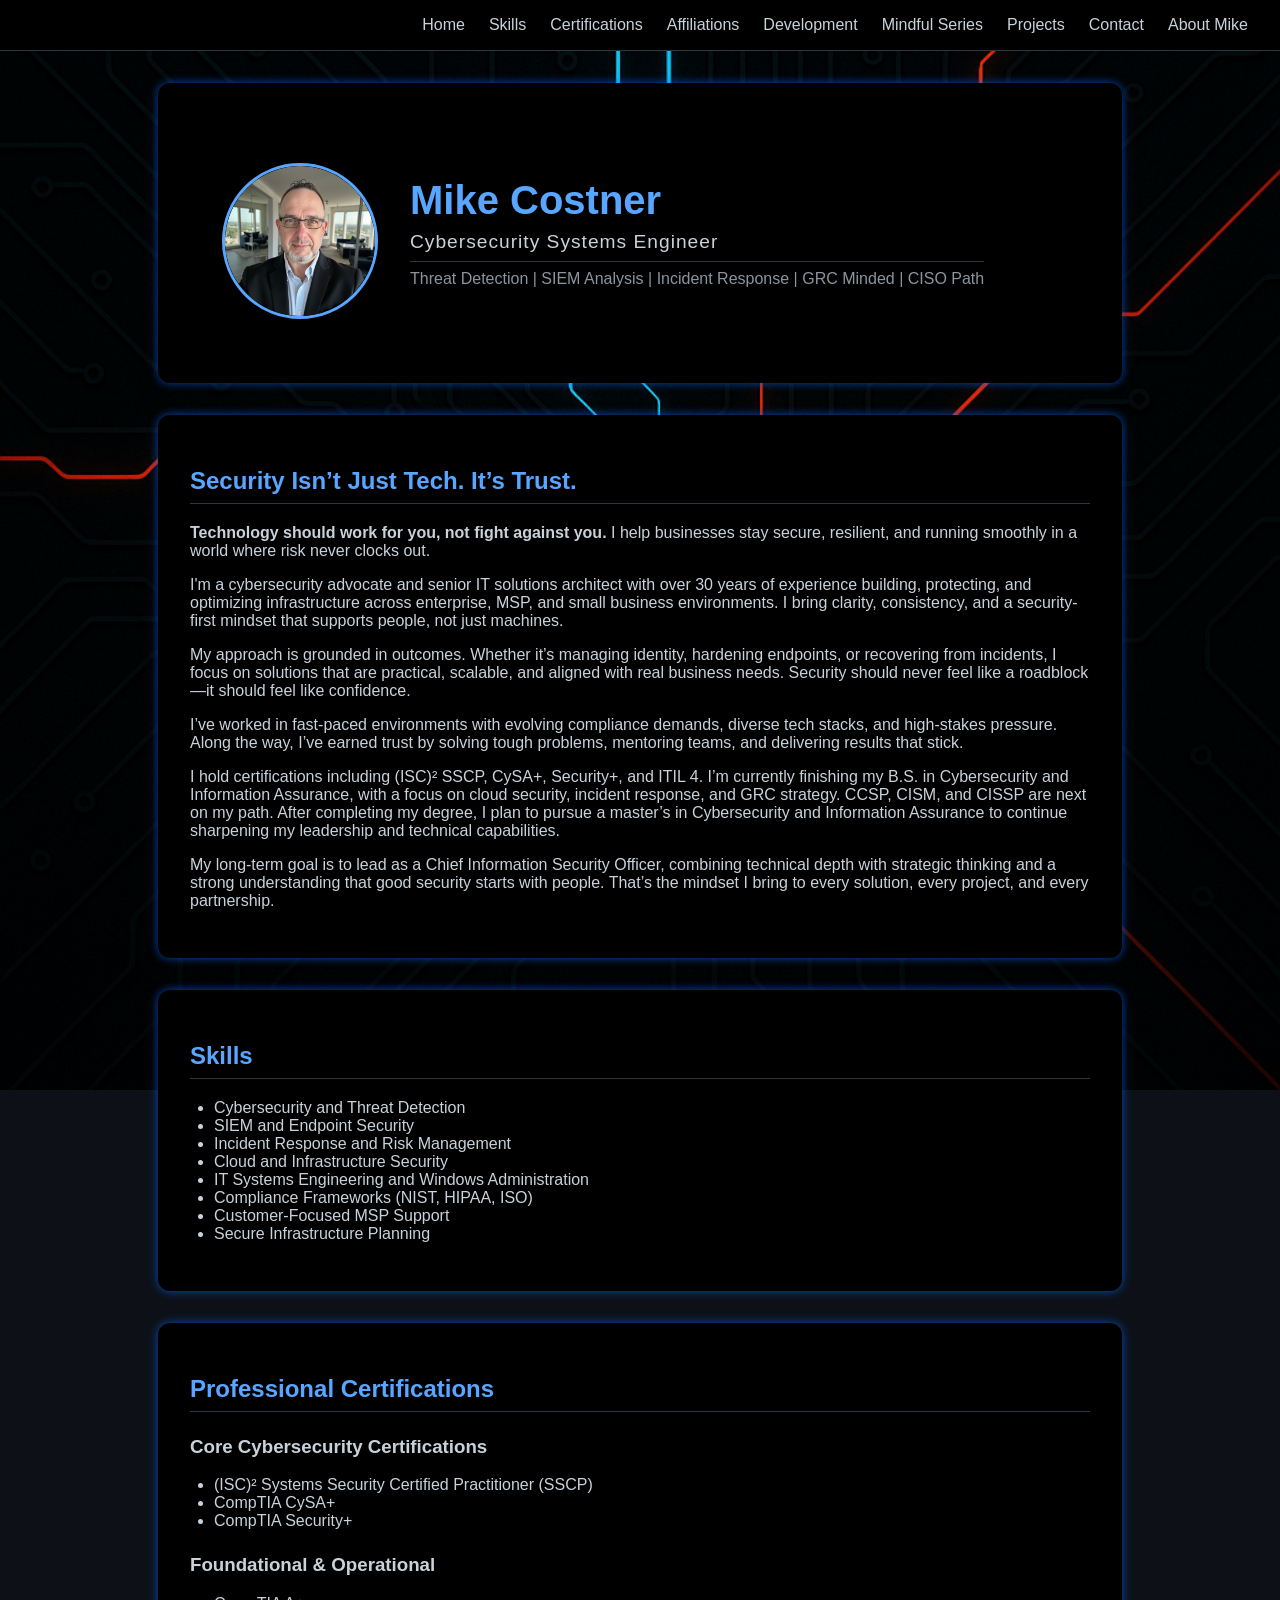
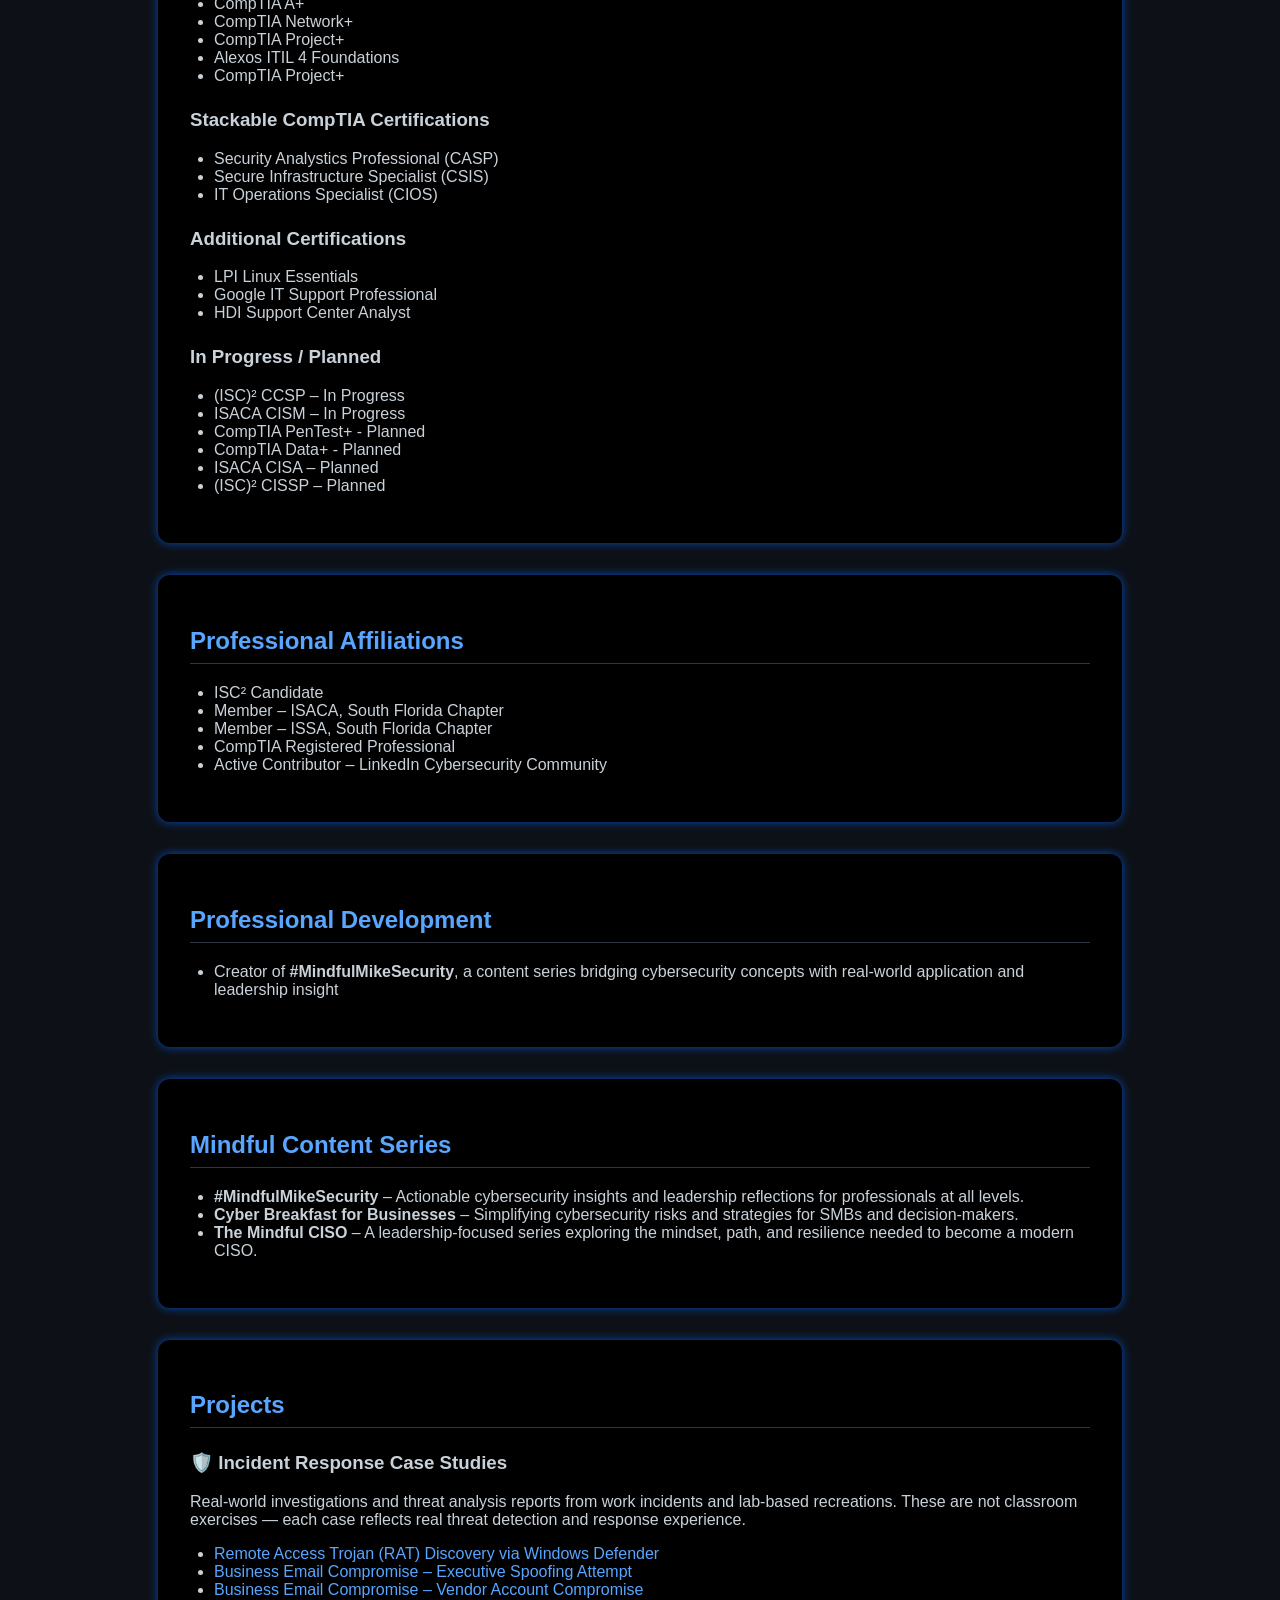
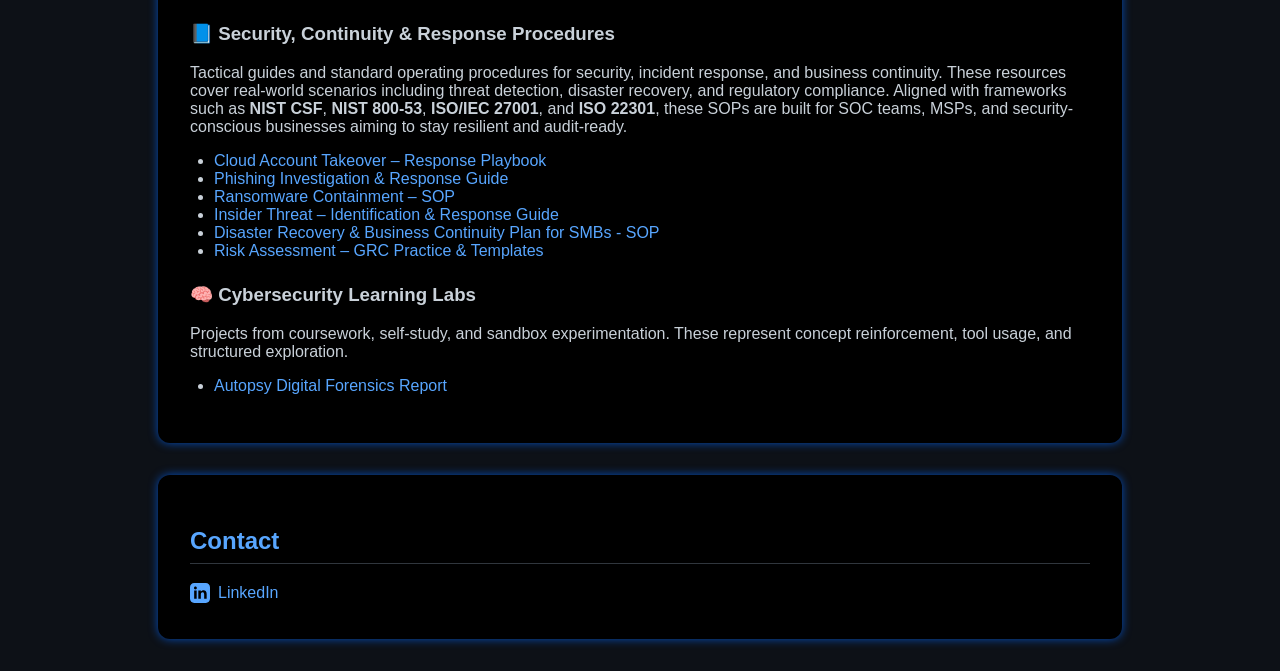
<file: index.html>
<!DOCTYPE html>
<html lang="en">
<head>
  <meta charset="UTF-8" />
  <meta name="viewport" content="width=device-width, initial-scale=1.0" />
  <title>Mike Costner | Cybersecurity Portfolio</title>
  <style>
    * {
      scroll-behavior: smooth;
    }
    
body {
  margin: 0;
  font-family: 'Segoe UI', Tahoma, Geneva, Verdana, sans-serif;
  background-image: url('github_bg.png');
  background-size: cover;
  background-repeat: no-repeat;
  background-position: left center;
  background-attachment: fixed;
  background-color: #0d1117;
  color: #c9d1d9;
}

    nav {
      background-color: #000000;
      display: flex;
      justify-content: flex-end;
      align-items: center;
      padding: 1rem 2rem;
      position: sticky;
      top: 0;
      z-index: 1000;
      border-bottom: 1px solid #30363d;
    }

    nav a {
      color: #c9d1d9;
      margin-left: 1.5rem;
      text-decoration: none;
      font-weight: 500;
      transition: color 0.3s ease;
    }

    nav a:hover {
      color: #58a6ff;
    }

    
    
    header {
      background-color: #000000;
      padding: 3rem 2rem 2rem 2rem;
      display: flex;
      justify-content: flex-start;
      align-items: center;
      flex-wrap: wrap;
      gap: 2rem;
      text-align: left;
    }

    .profile-img {
      width: 150px;
      height: 150px;
      border-radius: 50%;
      object-fit: cover;
      border: 3px solid #58a6ff;
    }

    .hero-text h1 {
      margin: 0;
      font-size: 2.5rem;
      color: #58a6ff;
    }

    .hero-text h2 {
      margin: 0.5rem 0;
      font-size: 1.2rem;
      color: #c9d1d9;
      font-weight: 400;
      letter-spacing: 1px;
    }

    .hero-text p {
      margin-top: 0.5rem;
      font-size: 1rem;
      font-weight: 500;
      color: #8b949e;
    }

    .container {
      max-width: 900px;
      margin: 2rem auto;
      padding: 2rem;
      background-color: #000000; /* solid background (GitHub dark theme black) */
      border-radius: 12px;
      box-shadow: 0 0 10px rgba(0, 102, 255, 0.7);
    }

    h2 {
      color: #58a6ff;
      border-bottom: 1px solid #30363d;
      padding-bottom: 0.5rem;
    }

    h3 {
      color: #c9d1d9;
      margin-top: 1.5rem;
    }

    a {
      color: #58a6ff;
      text-decoration: none;
    }

    a:hover {
      text-decoration: underline;
    }

    ul {
      list-style-type: disc;
      padding-left: 1.5rem;
    }
        @media (max-width: 768px) {
      nav {
        flex-wrap: wrap;
        justify-content: center;
      }

      nav a {
        margin: 0.5rem;
      }
    }
  </style>
</head>
<body>

  <nav>
    <a href="index.html">Home</a>
    <a href="#skills">Skills</a>
    <a href="#certifications">Certifications</a>
    <a href="#affiliations">Affiliations</a>
    <a href="#development">Development</a>
    <a href="#content">Mindful Series</a>
    <a href="#projects">Projects</a>
    <a href="#contact">Contact</a>
    <a href="about-mike.html">About Mike</a>
  </nav>

<div class="container">
  <header>
    <img src="mike_circular.png" alt="Mike Costner" class="profile-img" />
    <div class="hero-text">
      <h1>Mike Costner</h1>
      <h2>Cybersecurity Systems Engineer</h2>
      <p>Threat Detection | SIEM Analysis | Incident Response | GRC Minded | CISO Path</p>
    </div>
  </header>
</div>

<div class="container">
  <h2>Security Isn’t Just Tech. It’s Trust.</h2>
  <p><strong>Technology should work for you, not fight against you.</strong> I help businesses stay secure, resilient, and running smoothly in a world where risk never clocks out.</p>
  <p>I'm a cybersecurity advocate and senior IT solutions architect with over 30 years of experience building, protecting, and optimizing infrastructure across enterprise, MSP, and small business environments. I bring clarity, consistency, and a security-first mindset that supports people, not just machines.</p>
  <p>My approach is grounded in outcomes. Whether it’s managing identity, hardening endpoints, or recovering from incidents, I focus on solutions that are practical, scalable, and aligned with real business needs. Security should never feel like a roadblock—it should feel like confidence.</p>
  <p>I’ve worked in fast-paced environments with evolving compliance demands, diverse tech stacks, and high-stakes pressure. Along the way, I’ve earned trust by solving tough problems, mentoring teams, and delivering results that stick.</p>
  <p>I hold certifications including (ISC)² SSCP, CySA+, Security+, and ITIL 4. I’m currently finishing my B.S. in Cybersecurity and Information Assurance, with a focus on cloud security, incident response, and GRC strategy. CCSP, CISM, and CISSP are next on my path. After completing my degree, I plan to pursue a master’s in Cybersecurity and Information Assurance to continue sharpening my leadership and technical capabilities.</p>
  <p>My long-term goal is to lead as a Chief Information Security Officer, combining technical depth with strategic thinking and a strong understanding that good security starts with people. That’s the mindset I bring to every solution, every project, and every partnership.</p>
</div>

  <div class="container" id="skills">
    <h2>Skills</h2>
    <ul>
      <li>Cybersecurity and Threat Detection</li>
      <li>SIEM and Endpoint Security</li>
      <li>Incident Response and Risk Management</li>
      <li>Cloud and Infrastructure Security</li>
      <li>IT Systems Engineering and Windows Administration</li>
      <li>Compliance Frameworks (NIST, HIPAA, ISO)</li>
      <li>Customer-Focused MSP Support</li>
      <li>Secure Infrastructure Planning</li>
    </ul>
  </div>

  <div class="container" id="certifications">
    <h2>Professional Certifications</h2>
    <h3>Core Cybersecurity Certifications</h3>
    <ul>
      <li>(ISC)² Systems Security Certified Practitioner (SSCP)</li>
      <li>CompTIA CySA+</li>
      <li>CompTIA Security+</li>
    </ul>
    <h3>Foundational & Operational</h3>
    <ul>
      <li>CompTIA A+</li>
      <li>CompTIA Network+</li>
      <li>CompTIA Project+</li>
      <li>Alexos ITIL 4 Foundations</li>
      <li>CompTIA Project+</li>
    </ul>
    <h3>Stackable CompTIA Certifications</h3>
    <ul>  
      <li>Security Analystics Professional (CASP)</li>
      <li>Secure Infrastructure Specialist (CSIS)</li>
      <li>IT Operations Specialist (CIOS)</li>
    </ul>
    <h3>Additional Certifications</h3>
    <ul>  
      <li>LPI Linux Essentials</li>
      <li>Google IT Support Professional</li>
      <li>HDI Support Center Analyst</li>
    </ul>  
    <h3>In Progress / Planned</h3>
    <ul>
      <li>(ISC)² CCSP – In Progress</li>
      <li>ISACA CISM – In Progress</li>
      <li>CompTIA PenTest+ - Planned</li>
      <li>CompTIA Data+ - Planned</li>
      <li>ISACA CISA – Planned</li>
      <li>(ISC)² CISSP – Planned</li>
    </ul>
  </div>
  
  <div class="container" id="affiliations">
    <h2>Professional Affiliations</h2>
    <ul>
      <li>ISC² Candidate</li>
      <li>Member – ISACA, South Florida Chapter</li>
      <li>Member – ISSA, South Florida Chapter</li>
      <li>CompTIA Registered Professional</li>
      <li>Active Contributor – LinkedIn Cybersecurity Community</li>
    </ul>
  </div>
  
  <div class="container" id="development">
    <h2>Professional Development</h2>
    <ul>
      <li>Creator of <strong>#MindfulMikeSecurity</strong>, a content series bridging cybersecurity concepts with real-world application and leadership insight</li>
    </ul>
  </div>

  <div class="container" id="content">
    <h2>Mindful Content Series</h2>
    <ul>
      <li><strong>#MindfulMikeSecurity</strong> – Actionable cybersecurity insights and leadership reflections for professionals at all levels.</li>
      <li><strong>Cyber Breakfast for Businesses</strong> – Simplifying cybersecurity risks and strategies for SMBs and decision-makers.</li>
      <li><strong>The Mindful CISO</strong> – A leadership-focused series exploring the mindset, path, and resilience needed to become a modern CISO.</li>
    </ul>
  </div>

<div class="container" id="projects">
  <h2>Projects</h2>

  <h3>🛡️ Incident Response Case Studies</h3>
  <p>Real-world investigations and threat analysis reports from work incidents and lab-based recreations. These are not classroom exercises — each case reflects real threat detection and response experience.</p>
  <ul>
    <li>
      <a href="https://github.com/mcostner/SOC-Playbook-Toolkit/blob/main/incident-response/rat-discovery-windows-defender/rat-discovery-windows-defender.md" target="_self">
        Remote Access Trojan (RAT) Discovery via Windows Defender
      </a>
    </li>
    <li>
      <a href="https://github.com/mcostner/SOC-Playbook-Toolkit/blob/main/incident-response/bec-executive-spoofing/bec-executive-spoofing.md" target="_self">
        Business Email Compromise – Executive Spoofing Attempt
      </a>
    </li>
    <li>
      <a href="https://github.com/mcostner/SOC-Playbook-Toolkit/blob/main/incident-response/bec-vendor-compromise/bec-vendor-compromise.md" target="_self">
        Business Email Compromise – Vendor Account Compromise
      </a>
    </li>
  </ul>

<h3>📘 Security, Continuity & Response Procedures</h3>
<p>Tactical guides and standard operating procedures for security, incident response, and business continuity. These resources cover real-world scenarios including threat detection, disaster recovery, and regulatory compliance. Aligned with frameworks such as <strong>NIST CSF</strong>, <strong>NIST 800-53</strong>, <strong>ISO/IEC 27001</strong>, and <strong>ISO 22301</strong>, these SOPs are built for SOC teams, MSPs, and security-conscious businesses aiming to stay resilient and audit-ready.</p>
<ul>
  <li>
    <a href="https://github.com/mcostner/SOC-Playbook-Toolkit/blob/main/security-playbooks/cloud-account-takeover-playbook/cloud-account-takeover-playbook.md" target="_self">
      Cloud Account Takeover – Response Playbook
    </a>
  </li>
  <li>
    <a href="https://github.com/mcostner/SOC-Playbook-Toolkit/blob/main/security-playbooks/phishing-investigation/phishing-investigation-guide.md" target="_self">
      Phishing Investigation & Response Guide
    </a>
  </li>
  <li>
    <a href="https://github.com/mcostner/SOC-Playbook-Toolkit/blob/main/security-playbooks/ransomware-containment/ransomware-containment-sop.md" target="_self">
      Ransomware Containment – SOP
    </a>
  </li>
  <li>
    <a href="https://github.com/mcostner/SOC-Playbook-Toolkit/blob/main/security-playbooks/insider-threat/insider-threat-guide.md" target="_self">
      Insider Threat – Identification & Response Guide
    </a>
  </li>
  <li>
    <a href="https://github.com/mcostner/DR_BCP/blob/main/disaster-recovery-guide.md" target="_self">
      Disaster Recovery & Business Continuity Plan for SMBs - SOP
    </a>
  </li>
  <!-- Add your new Risk Assessment project link here -->
  <li>
    <a href="https://github.com/mcostner/risk-assessment" target="_blank">
      Risk Assessment – GRC Practice & Templates
    </a>
  </li>
</ul>

  <h3>🧠 Cybersecurity Learning Labs</h3>
  <p>Projects from coursework, self-study, and sandbox experimentation. These represent concept reinforcement, tool usage, and structured exploration.</p>
  <ul>
    <li>
      <a href="https://mcostner.github.io/autopsy.html" target="_self">
        Autopsy Digital Forensics Report
      </a>
    </li>
  </ul>
</div>

  <div class="container" id="contact">
    <h2>Contact</h2>
    <!-- 📧 <a href="mailto:mike@example.com">mike@example.com</a><br> -->
    <a href="https://www.linkedin.com/in/mikecostner" target="_blank" style="display: inline-flex; align-items: center; color: #58a6ff;">
      <svg xmlns="http://www.w3.org/2000/svg" fill="#58a6ff" viewBox="0 0 24 24" width="20" height="20" style="margin-right: 8px;">
        <path d="M19 0h-14c-2.761 0-5 2.239-5 5v14c0 2.762 2.239 5 5 5h14c2.761 
        0 5-2.238 5-5v-14c0-2.761-2.239-5-5-5zm-11 19h-3v-10h3v10zm-1.5-11.268c-.966 
        0-1.75-.79-1.75-1.764s.784-1.764 
        1.75-1.764 1.75.79 1.75 1.764-.784 1.764-1.75 
        1.764zm13.5 11.268h-3v-5.604c0-3.368-4-3.113-4 
        0v5.604h-3v-10h3v1.604c1.396-2.586 7-2.777 
        7 2.476v5.92z"/>
      </svg>
      LinkedIn
    </a>
  </div>

</body>
</html>
</file>
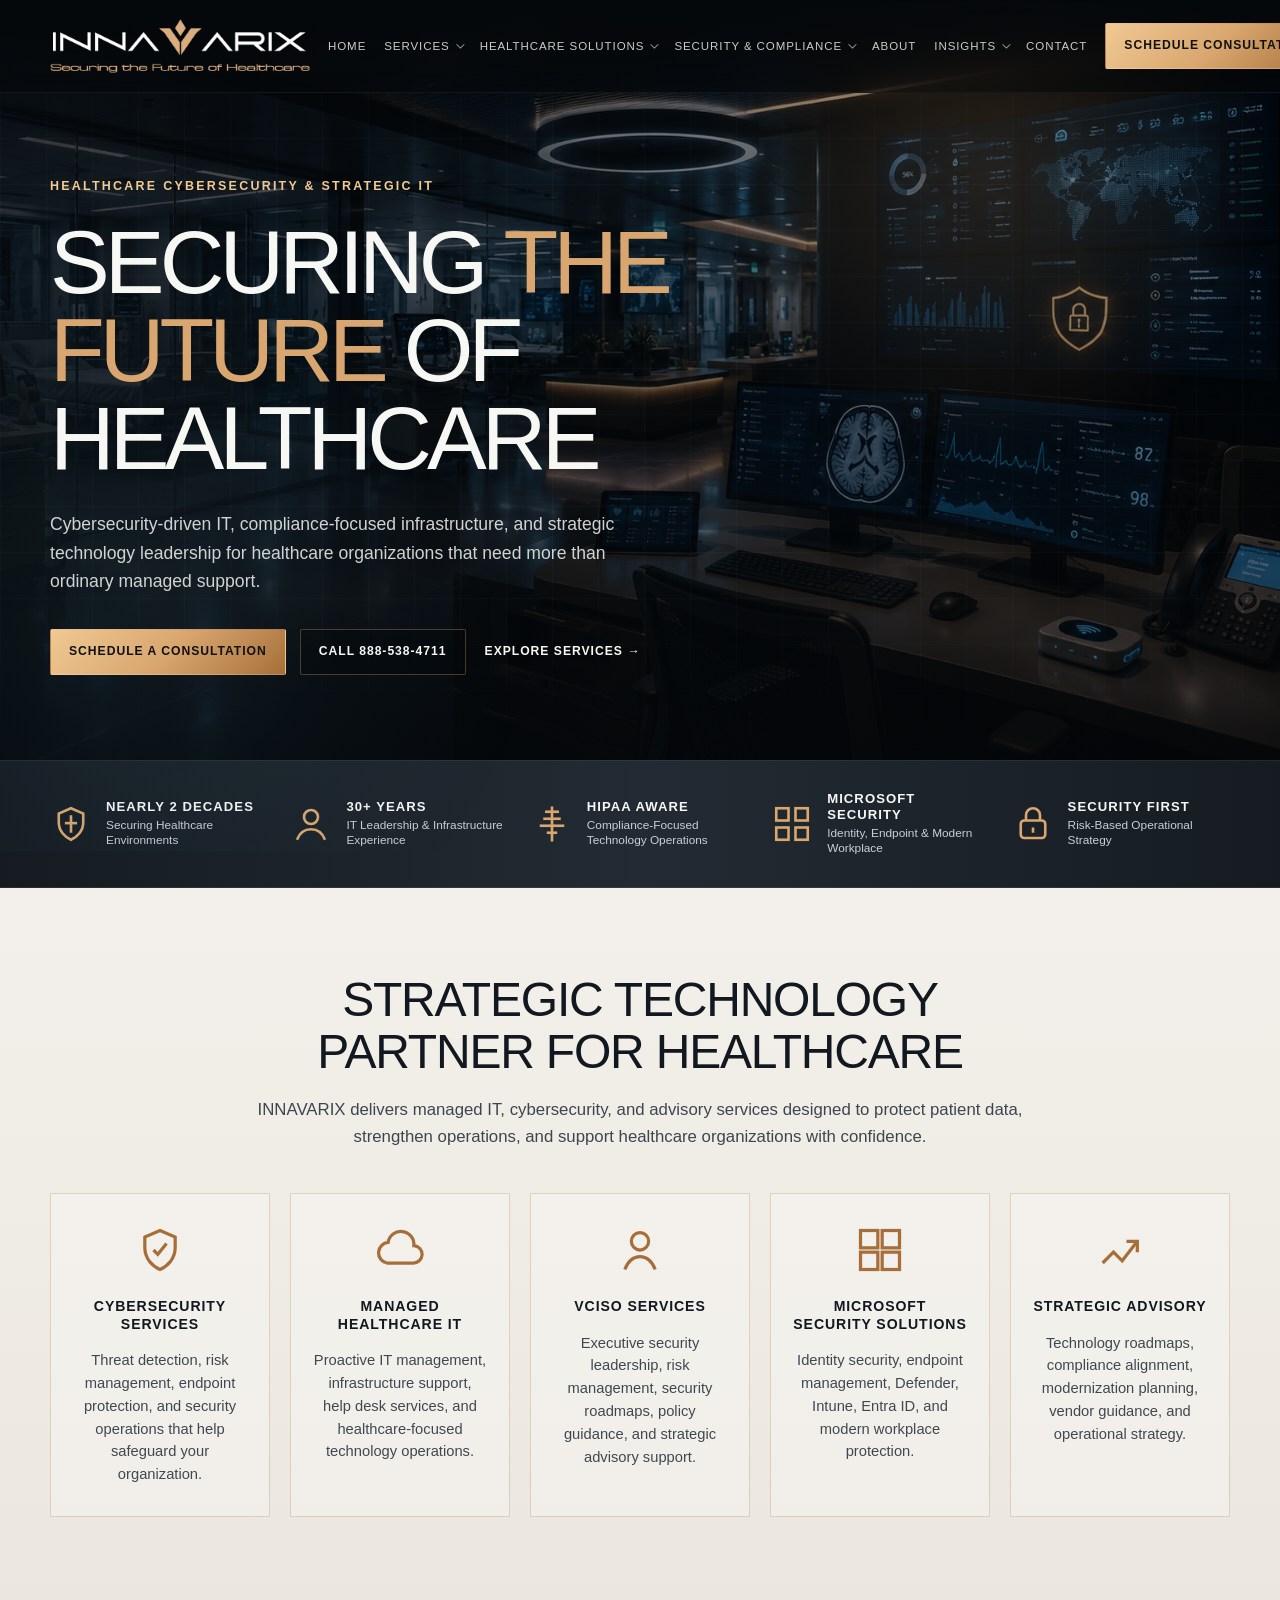
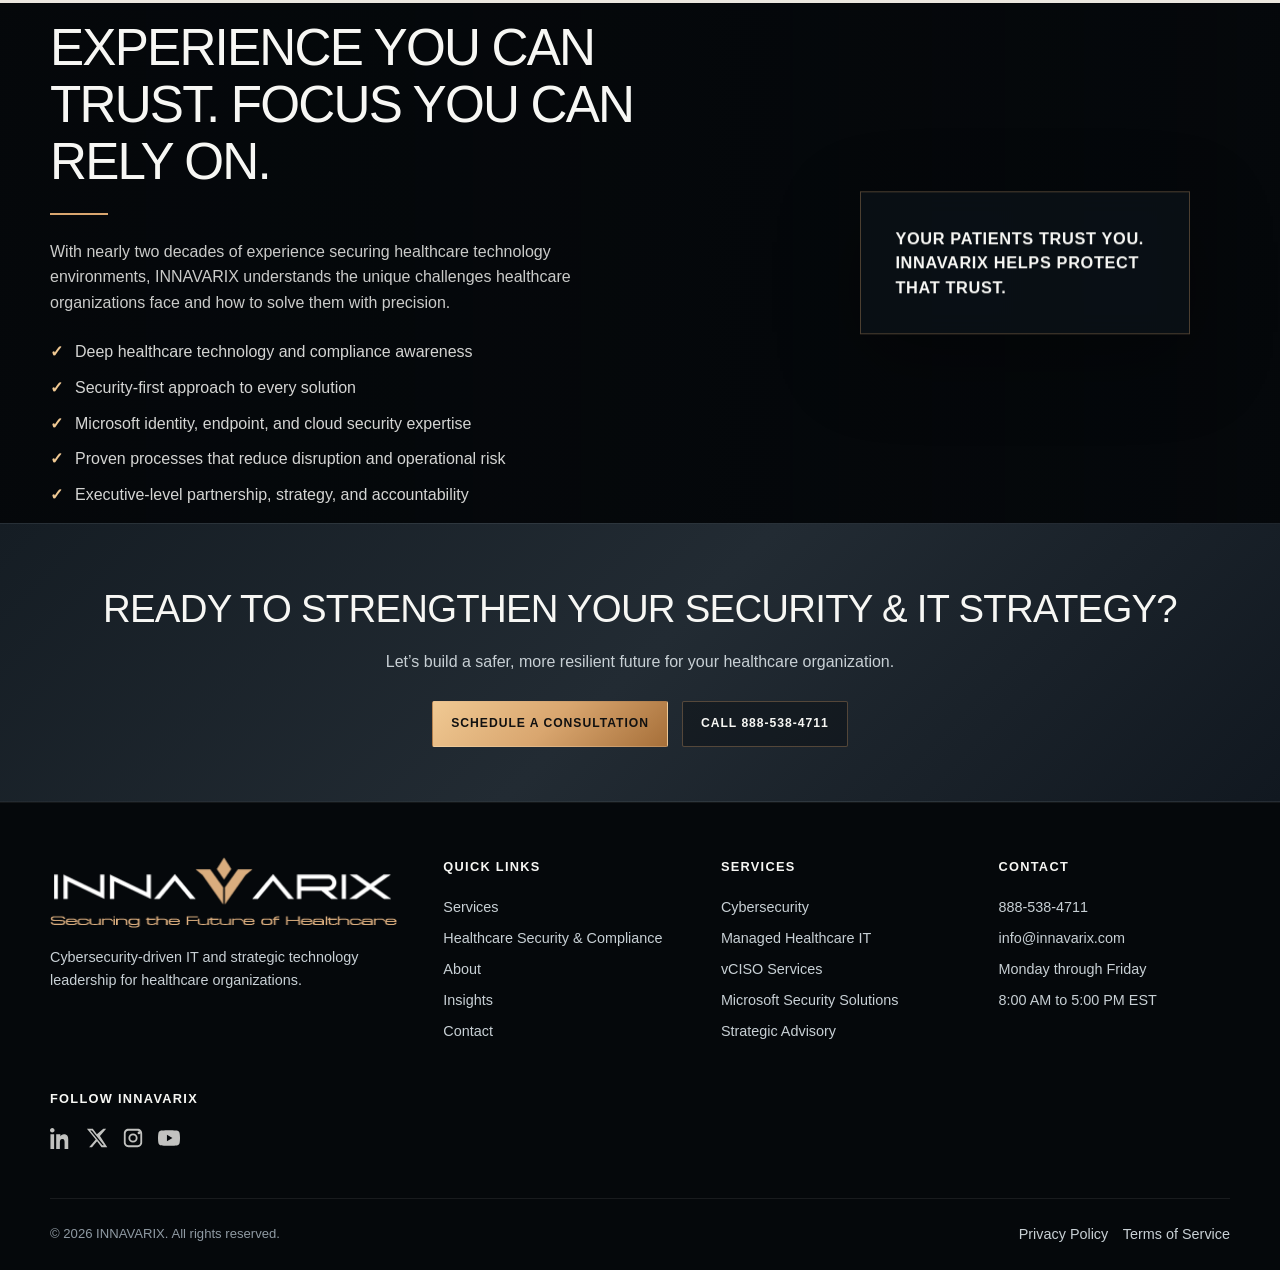
<file: Innavarix/index.html>
<!DOCTYPE html>
<html lang="en">
<head>
  <meta charset="UTF-8" />
  <meta name="viewport" content="width=device-width, initial-scale=1.0" />
  <title>INNAVARIX | Securing the Future of Healthcare</title>
  <link rel="stylesheet" href="style.css" />
</head>
<body>
  <div class="page">
    <header class="topbar">
      <div class="container nav">
        <a class="brand" href="#top" aria-label="INNAVARIX home">
          <img src="images/header_logo.png" alt="INNAVARIX" style="width: 100%; max-width: 360px; height: auto; object-fit: contain;" />
        </a>

        <nav class="nav-links" aria-label="Primary navigation">
          <div class="nav-item simple">
            <a class="nav-link no-arrow" href="#top">Home</a>
          </div>

          <div class="nav-item">
            <a class="nav-link" href="#services">Services</a>
            <div class="mega-menu" role="menu" aria-label="Services menu">
              <div class="mega-grid">
                <div class="mega-column">
                  <h3>Managed Healthcare IT</h3>
                  <p>Operational support for secure, reliable healthcare environments.</p>
                  <a href="#services">Infrastructure Management</a>
                  <a href="#services">Microsoft 365 Management</a>
                  <a href="#services">Endpoint Management</a>
                  <a href="#services">Operational Support Models</a>
                </div>
                <div class="mega-column">
                  <h3>Cybersecurity Services</h3>
                  <p>Security operations designed to reduce risk and protect continuity.</p>
                  <a href="#services">Endpoint Security</a>
                  <a href="#services">Threat Detection</a>
                  <a href="#services">Vulnerability Management</a>
                  <a href="#services">Email Security</a>
                </div>
                <div class="mega-column">
                  <h3>Microsoft Security</h3>
                  <p>Identity, endpoint, and cloud controls across the Microsoft ecosystem.</p>
                  <a href="#services">Microsoft Entra ID</a>
                  <a href="#services">Microsoft Intune</a>
                  <a href="#services">Microsoft Defender</a>
                  <a href="#services">Conditional Access</a>
                </div>
                <div class="mega-column">
                  <h3>Strategic Advisory</h3>
                  <p>Executive security guidance for healthcare leadership teams.</p>
                  <a href="#services">vCISO Services</a>
                  <a href="#services">Risk Assessments</a>
                  <a href="#services">Security Roadmaps</a>
                  <a href="#services">Compliance Guidance</a>
                </div>
              </div>
            </div>
          </div>

          <div class="nav-item">
            <a class="nav-link" href="#services">Healthcare Solutions</a>
            <div class="mega-menu" role="menu" aria-label="Healthcare solutions menu">
              <div class="mega-grid">
                <div class="mega-column">
                  <h3>Practice Types</h3>
                  <p>Focused support for healthcare organizations with operational risk.</p>
                  <a href="#services">Dental Practices</a>
                  <a href="#services">Outpatient Clinics</a>
                  <a href="#services">Specialty Healthcare</a>
                  <a href="#services">Behavioral Health</a>
                </div>
                <div class="mega-column">
                  <h3>Operating Models</h3>
                  <p>Technology leadership for growing and distributed organizations.</p>
                  <a href="#services">Multi-Location Practices</a>
                  <a href="#services">Executive Healthcare Groups</a>
                  <a href="#services">Ambulatory Services</a>
                  <a href="#services">Healthcare Administration</a>
                </div>
                <div class="mega-column">
                  <h3>Healthcare Challenges</h3>
                  <p>Practical solutions for security, workflow, and compliance pressure.</p>
                  <a href="#security">Patient Data Protection</a>
                  <a href="#security">Secure Remote Access</a>
                  <a href="#security">Legacy Modernization</a>
                  <a href="#security">Clinical Uptime</a>
                </div>
                <div class="mega-column">
                  <h3>Technology Focus</h3>
                  <p>Secure foundations for modern healthcare operations.</p>
                  <a href="#services">Identity Security</a>
                  <a href="#services">Endpoint Visibility</a>
                  <a href="#services">Cloud Modernization</a>
                  <a href="#services">Vendor Coordination</a>
                </div>
              </div>
            </div>
          </div>

          <div class="nav-item">
            <a class="nav-link" href="#security">Security & Compliance</a>
            <div class="mega-menu" role="menu" aria-label="Security and compliance menu">
              <div class="mega-grid">
                <div class="mega-column">
                  <h3>Compliance Alignment</h3>
                  <p>Security-first operations designed for regulated healthcare environments.</p>
                  <a href="#security">HIPAA Awareness</a>
                  <a href="#security">HITECH Considerations</a>
                  <a href="#security">NIST CSF 2.0 Alignment</a>
                  <a href="#security">Policy Documentation</a>
                </div>
                <div class="mega-column">
                  <h3>Identity Protection</h3>
                  <p>Access controls that reduce account compromise and privilege risk.</p>
                  <a href="#security">MFA Strategy</a>
                  <a href="#security">Conditional Access</a>
                  <a href="#security">Least Privilege</a>
                  <a href="#security">Entra ID Governance</a>
                </div>
                <div class="mega-column">
                  <h3>Security Operations</h3>
                  <p>Visibility, monitoring, and risk reduction across endpoints and users.</p>
                  <a href="#security">Endpoint Security</a>
                  <a href="#security">Vulnerability Management</a>
                  <a href="#security">Email Protection</a>
                  <a href="#security">Threat Visibility</a>
                </div>
                <div class="mega-column">
                  <h3>Resilience</h3>
                  <p>Preparedness for disruption, recovery, and operational continuity.</p>
                  <a href="#security">Business Continuity</a>
                  <a href="#security">Backup Strategy</a>
                  <a href="#security">Incident Readiness</a>
                  <a href="#security">Risk Reduction</a>
                </div>
              </div>
            </div>
          </div>

          <div class="nav-item simple">
            <a class="nav-link no-arrow" href="about.html">About</a>
          </div>

          <div class="nav-item">
            <a class="nav-link" href="#insights">Insights</a>
            <div class="mega-menu" role="menu" aria-label="Insights menu">
              <div class="mega-grid">
                <div class="mega-column">
                  <h3>Healthcare Security</h3>
                  <p>Guidance for protecting patient trust and clinical operations.</p>
                  <a href="#insights">Healthcare Cybersecurity</a>
                  <a href="#insights">Ransomware Preparedness</a>
                  <a href="#insights">Identity Protection</a>
                  <a href="#insights">Endpoint Security</a>
                </div>
                <div class="mega-column">
                  <h3>Compliance Resources</h3>
                  <p>Practical context for healthcare security and compliance planning.</p>
                  <a href="#insights">HIPAA Security Topics</a>
                  <a href="#insights">Risk Management</a>
                  <a href="#insights">Policy Guidance</a>
                  <a href="#insights">Security Assessments</a>
                </div>
                <div class="mega-column">
                  <h3>Microsoft Security</h3>
                  <p>Identity, endpoint, and cloud security insights.</p>
                  <a href="#insights">Microsoft 365 Security</a>
                  <a href="#insights">Intune Guidance</a>
                  <a href="#insights">Defender Guidance</a>
                  <a href="#insights">Conditional Access</a>
                </div>
                <div class="mega-column">
                  <h3>Executive Guidance</h3>
                  <p>Security leadership topics for decision makers.</p>
                  <a href="#insights">vCISO Topics</a>
                  <a href="#insights">Security Roadmaps</a>
                  <a href="#insights">Budget Planning</a>
                  <a href="#insights">Vendor Risk</a>
                </div>
              </div>
            </div>
          </div>

          <div class="nav-item simple">
            <a class="nav-link no-arrow" href="#contact">Contact</a>
          </div>
        </nav>

        <div class="nav-actions">
          <a class="button gold" href="booking.html">Schedule Consultation</a>
        </div>

        <button class="mobile-toggle" id="mobileMenuToggle" aria-label="Open menu" aria-expanded="false" aria-controls="mobileMenu">Menu</button>
      </div>

      <nav class="mobile-menu" id="mobileMenu" aria-label="Mobile navigation">
        <a class="mobile-menu-link" href="#top">Home</a>

        <div class="mobile-accordion">
          <button class="mobile-accordion-trigger" type="button" aria-expanded="false">Services</button>
          <div class="mobile-submenu">
            <a href="#services">Managed Healthcare IT</a>
            <a href="#services">Cybersecurity Services</a>
            <a href="#services">Microsoft Security Solutions</a>
            <a href="#services">vCISO Services</a>
            <a href="#services">Strategic Advisory</a>
          </div>
        </div>

        <div class="mobile-accordion">
          <button class="mobile-accordion-trigger" type="button" aria-expanded="false">Healthcare Solutions</button>
          <div class="mobile-submenu">
            <a href="#services">Dental Practices</a>
            <a href="#services">Outpatient Clinics</a>
            <a href="#services">Specialty Healthcare</a>
            <a href="#services">Multi-Location Healthcare</a>
            <a href="#services">Secure Modernization</a>
          </div>
        </div>

        <div class="mobile-accordion">
          <button class="mobile-accordion-trigger" type="button" aria-expanded="false">Security & Compliance</button>
          <div class="mobile-submenu">
            <a href="#security">HIPAA Awareness</a>
            <a href="#security">HITECH Considerations</a>
            <a href="#security">Identity Security</a>
            <a href="#security">MFA & Conditional Access</a>
            <a href="#security">Vulnerability Management</a>
            <a href="#security">Business Continuity</a>
          </div>
        </div>

        <a class="mobile-menu-link" href="about.html">About</a>

        <div class="mobile-accordion">
          <button class="mobile-accordion-trigger" type="button" aria-expanded="false">Insights</button>
          <div class="mobile-submenu">
            <a href="#insights">Healthcare Security</a>
            <a href="#insights">Microsoft Security</a>
            <a href="#insights">Compliance Resources</a>
            <a href="#insights">Executive Guidance</a>
          </div>
        </div>

        <a class="mobile-menu-link" href="#contact">Contact</a>
        <a class="button gold mobile-cta" href="booking.html">Schedule Consultation</a>
      </nav>
      </div>
    </header>

    <main id="top">
      <section class="hero" aria-label="INNAVARIX homepage hero">
        <div class="container">
          <div class="hero-inner">
            <div class="eyebrow">Healthcare Cybersecurity & Strategic IT</div>
            <h1>Securing <span>The Future</span> of Healthcare</h1>
            <p class="hero-copy">Cybersecurity-driven IT, compliance-focused infrastructure, and strategic technology leadership for healthcare organizations that need more than ordinary managed support.</p>
            <div class="hero-actions">
              <a class="button gold" href="booking.html">Schedule a Consultation</a>
              <a class="button outline" href="tel:18887856119">Call 888-538-4711</a>
              <a class="button text" href="#services">Explore Services →</a>
            </div>
          </div>
        </div>
      </section>

      <section class="trust-bar" aria-label="Trust and credibility highlights">
        <div class="container trust-grid">
          <div class="trust-item">
            <svg class="trust-icon" viewBox="0 0 24 24" fill="none" stroke="currentColor" stroke-width="1.5"><path d="M12 3l7 3v5c0 5-3.5 8.5-7 10-3.5-1.5-7-5-7-10V6l7-3z"/><path d="M12 7v10"/><path d="M8.5 11.5h7"/></svg>
            <div><strong>Nearly 2 Decades</strong><span>Securing Healthcare Environments</span></div>
          </div>
          <div class="trust-item">
            <svg class="trust-icon" viewBox="0 0 24 24" fill="none" stroke="currentColor" stroke-width="1.5"><circle cx="12" cy="8" r="4"/><path d="M4 21c1.5-4 4.2-6 8-6s6.5 2 8 6"/></svg>
            <div><strong>30+ Years</strong><span>IT Leadership & Infrastructure Experience</span></div>
          </div>
          <div class="trust-item">
            <svg class="trust-icon" viewBox="0 0 24 24" fill="none" stroke="currentColor" stroke-width="1.5"><path d="M12 2v20"/><path d="M8 5h8"/><path d="M7 9h10"/><path d="M5 13h14"/><path d="M9 17h6"/></svg>
            <div><strong>HIPAA Aware</strong><span>Compliance-Focused Technology Operations</span></div>
          </div>
          <div class="trust-item">
            <svg class="trust-icon" viewBox="0 0 24 24" fill="none" stroke="currentColor" stroke-width="1.5"><rect x="3" y="3" width="7" height="7"/><rect x="14" y="3" width="7" height="7"/><rect x="3" y="14" width="7" height="7"/><rect x="14" y="14" width="7" height="7"/></svg>
            <div><strong>Microsoft Security</strong><span>Identity, Endpoint & Modern Workplace</span></div>
          </div>
          <div class="trust-item">
            <svg class="trust-icon" viewBox="0 0 24 24" fill="none" stroke="currentColor" stroke-width="1.5"><rect x="5" y="10" width="14" height="10" rx="2"/><path d="M8 10V7a4 4 0 018 0v3"/><path d="M12 14v3"/></svg>
            <div><strong>Security First</strong><span>Risk-Based Operational Strategy</span></div>
          </div>
        </div>
      </section>

      <section id="services" class="section light-section">
        <div class="container">
          <div class="section-header">
            <h2>Strategic Technology Partner for Healthcare</h2>
            <p>INNAVARIX delivers managed IT, cybersecurity, and advisory services designed to protect patient data, strengthen operations, and support healthcare organizations with confidence.</p>
          </div>

          <div class="services-grid">
            <article class="service-card">
              <svg viewBox="0 0 24 24" fill="none" stroke="currentColor" stroke-width="1.5"><path d="M12 3l7 3v5c0 5-3.5 8.5-7 10-3.5-1.5-7-5-7-10V6l7-3z"/><path d="M9 12l2 2 4-5"/></svg>
              <h3>Cybersecurity Services</h3>
              <p>Threat detection, risk management, endpoint protection, and security operations that help safeguard your organization.</p>
            </article>

            <article class="service-card">
              <svg viewBox="0 0 24 24" fill="none" stroke="currentColor" stroke-width="1.5"><path d="M6 18h12a4 4 0 00.4-8A6 6 0 006.5 8.5 4.8 4.8 0 006 18z"/></svg>
              <h3>Managed Healthcare IT</h3>
              <p>Proactive IT management, infrastructure support, help desk services, and healthcare-focused technology operations.</p>
            </article>

            <article class="service-card">
              <svg viewBox="0 0 24 24" fill="none" stroke="currentColor" stroke-width="1.5"><circle cx="12" cy="8" r="4"/><path d="M5 21c1.5-4 4-6 7-6s5.5 2 7 6"/></svg>
              <h3>vCISO Services</h3>
              <p>Executive security leadership, risk management, security roadmaps, policy guidance, and strategic advisory support.</p>
            </article>

            <article class="service-card">
              <svg viewBox="0 0 24 24" fill="none" stroke="currentColor" stroke-width="1.5"><rect x="3" y="3" width="8" height="8"/><rect x="13" y="3" width="8" height="8"/><rect x="3" y="13" width="8" height="8"/><rect x="13" y="13" width="8" height="8"/></svg>
              <h3>Microsoft Security Solutions</h3>
              <p>Identity security, endpoint management, Defender, Intune, Entra ID, and modern workplace protection.</p>
            </article>

            <article class="service-card">
              <svg viewBox="0 0 24 24" fill="none" stroke="currentColor" stroke-width="1.5"><path d="M4 18l5-5 4 4 7-9"/><path d="M15 8h5v5"/></svg>
              <h3>Strategic Advisory</h3>
              <p>Technology roadmaps, compliance alignment, modernization planning, vendor guidance, and operational strategy.</p>
            </article>
          </div>
        </div>
      </section>

      <section id="security" class="experience">
        <div class="container">
          <div class="experience-content">
            <h2>Experience You Can Trust. Focus You Can Rely On.</h2>
            <div class="gold-line"></div>
            <p>With nearly two decades of experience securing healthcare technology environments, INNAVARIX understands the unique challenges healthcare organizations face and how to solve them with precision.</p>
            <ul class="check-list">
              <li>Deep healthcare technology and compliance awareness</li>
              <li>Security-first approach to every solution</li>
              <li>Microsoft identity, endpoint, and cloud security expertise</li>
              <li>Proven processes that reduce disruption and operational risk</li>
              <li>Executive-level partnership, strategy, and accountability</li>
            </ul>
          </div>
        </div>
        <aside class="quote-card" aria-label="Patient trust message">
          <strong>Your Patients Trust You.<br>INNAVARIX Helps Protect That Trust.</strong>
        </aside>
      </section>

      <section id="consultation" class="cta-band">
        <div class="container">
          <h2>Ready to Strengthen Your Security & IT Strategy?</h2>
          <p>Let’s build a safer, more resilient future for your healthcare organization.</p>
          <div class="cta-actions">
            <a class="button gold" href="#">Schedule a Consultation</a>
            <a class="button outline" href="tel:18887856119">Call 888-538-4711</a>
          </div>
        </div>
      </section>
    </main>

    <footer id="contact" class="footer">
      <div class="container">
        <div class="footer-grid">
          <div>
            <a class="brand" href="#top" aria-label="INNAVARIX home">
          <img src="images/header_logo.png" alt="INNAVARIX" style="width: 100%; max-width: 360px; height: auto; object-fit: contain;" />
        </a>
            <p style="margin-top: 18px; max-width: 340px;">Cybersecurity-driven IT and strategic technology leadership for healthcare organizations.</p>
          </div>

          <div>
            <h4>Quick Links</h4>
            <ul>
              <li><a href="#services">Services</a></li>
              <li><a href="#security">Healthcare Security & Compliance</a></li>
              <li><a href="about.html">About</a></li>
              <li><a href="#insights">Insights</a></li>
              <li><a href="#contact">Contact</a></li>
            </ul>
          </div>

          <div>
            <h4>Services</h4>
            <ul>
              <li>Cybersecurity</li>
              <li>Managed Healthcare IT</li>
              <li>vCISO Services</li>
              <li>Microsoft Security Solutions</li>
              <li>Strategic Advisory</li>
            </ul>
          </div>

          <div>
            <h4>Contact</h4>
            <ul>
              <li><a href="tel:18887856119">888-538-4711</a></li>
              <li><a href="mailto:info@innavarix.com">info@innavarix.com</a></li>
              <li>Monday through Friday</li>
              <li>8:00 AM to 5:00 PM EST</li>
            </ul>
          </div>

          <div>
            <h4>Follow INNAVARIX</h4>
            <div style="display: flex; align-items: center; gap: 14px; margin-top: 12px;">
              <a href="https://www.linkedin.com/company/innavarix/" target="_blank" rel="noopener noreferrer" aria-label="LinkedIn" style="color: rgba(247,247,244,0.78); transition: color 160ms ease;">
                <svg width="22" height="22" viewBox="0 0 24 24" fill="currentColor" aria-hidden="true">
                  <path d="M4.98 3.5C4.98 4.88 3.87 6 2.5 6S0 4.88 0 3.5 1.11 1 2.5 1 4.98 2.12 4.98 3.5zM.5 8h4V24h-4V8zm7 0h3.8v2.2h.1c.53-1 1.82-2.2 3.75-2.2 4 0 4.75 2.63 4.75 6V24h-4v-7.1c0-1.7-.03-3.9-2.38-3.9-2.38 0-2.75 1.86-2.75 3.78V24h-4V8z"/>
                </svg>
              </a>

              <a href="https://x.com/innavarix" target="_blank" rel="noopener noreferrer" aria-label="X" style="color: rgba(247,247,244,0.78); transition: color 160ms ease;">
                <svg width="22" height="22" viewBox="0 0 24 24" fill="currentColor" aria-hidden="true">
                  <path d="M18.9 2H22l-6.77 7.73L23.2 22h-6.25l-4.9-6.4L6.5 22H3.4l7.24-8.28L1 2h6.4l4.43 5.85L18.9 2zm-1.1 18h1.73L6.46 3.9H4.6L17.8 20z"/>
                </svg>
              </a>

              <a href="https://www.instagram.com/innavarix/" target="_blank" rel="noopener noreferrer" aria-label="Instagram" style="color: rgba(247,247,244,0.78); transition: color 160ms ease;">
                <svg width="22" height="22" viewBox="0 0 24 24" fill="currentColor" aria-hidden="true">
                  <path d="M7 2C4.24 2 2 4.24 2 7v10c0 2.76 2.24 5 5 5h10c2.76 0 5-2.24 5-5V7c0-2.76-2.24-5-5-5H7zm0 2h10c1.65 0 3 1.35 3 3v10c0 1.65-1.35 3-3 3H7c-1.65 0-3-1.35-3-3V7c0-1.65 1.35-3 3-3zm11.5 1a1.5 1.5 0 100 3 1.5 1.5 0 000-3zM12 7a5 5 0 100 10 5 5 0 000-10zm0 2a3 3 0 110 6 3 3 0 010-6z"/>
                </svg>
              </a>

              <a href="https://www.youtube.com/@Innavarix" target="_blank" rel="noopener noreferrer" aria-label="YouTube" style="color: rgba(247,247,244,0.78); transition: color 160ms ease;">
                <svg width="22" height="22" viewBox="0 0 24 24" fill="currentColor" aria-hidden="true">
                  <path d="M23.5 6.2a3 3 0 00-2.1-2.1C19.5 3.5 12 3.5 12 3.5s-7.5 0-9.4.6A3 3 0 00.5 6.2 31.6 31.6 0 000 12a31.6 31.6 0 00.5 5.8 3 3 0 002.1 2.1c1.9.6 9.4.6 9.4.6s7.5 0 9.4-.6a3 3 0 002.1-2.1A31.6 31.6 0 0024 12a31.6 31.6 0 00-.5-5.8zM9.75 15.5v-7l6 3.5-6 3.5z"/>
                </svg>
              </a>
            </div>
          </div>
        </div>

        <div class="footer-bottom">
          <span>© 2026 INNAVARIX. All rights reserved.</span>
          <span><a href="privacy.html">Privacy Policy</a>&nbsp;&nbsp;&nbsp; <a href="terms.html">Terms of Service</a></span>
        </div>
      </div>
    </footer
</file>
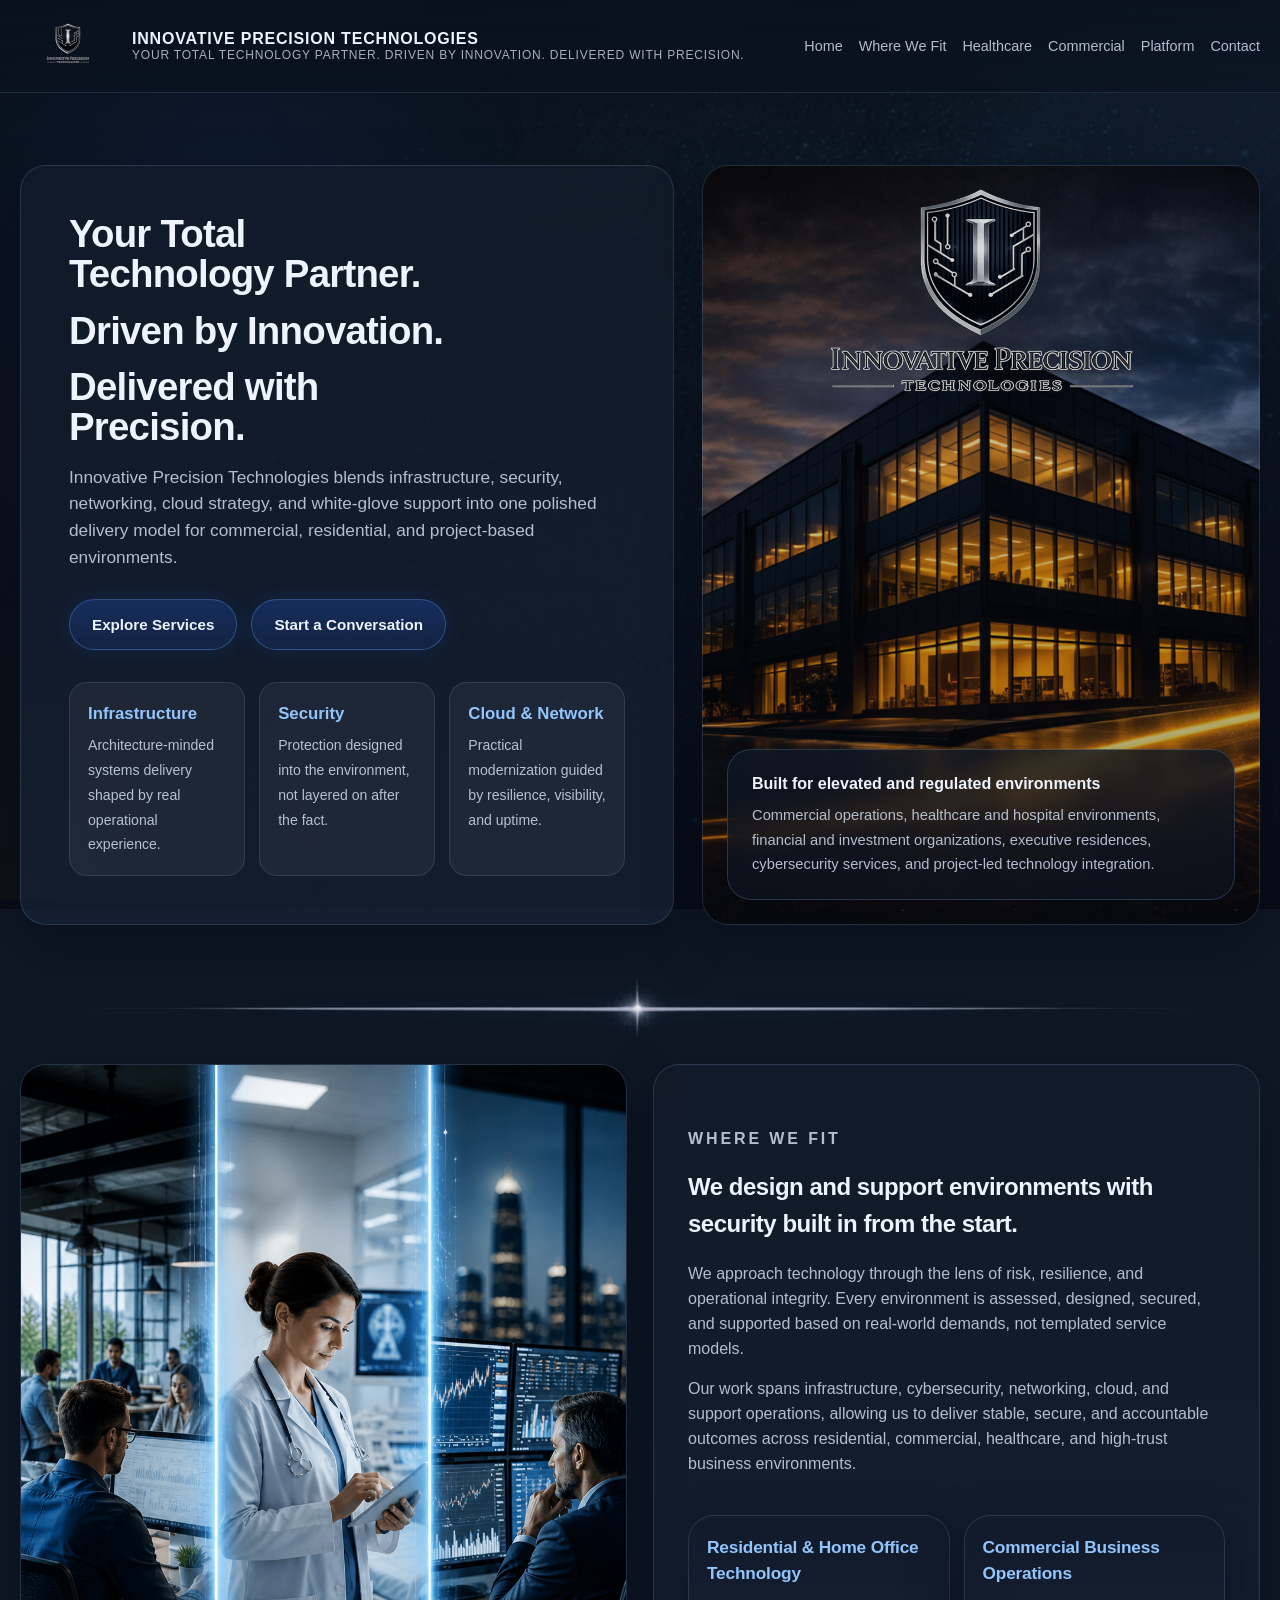
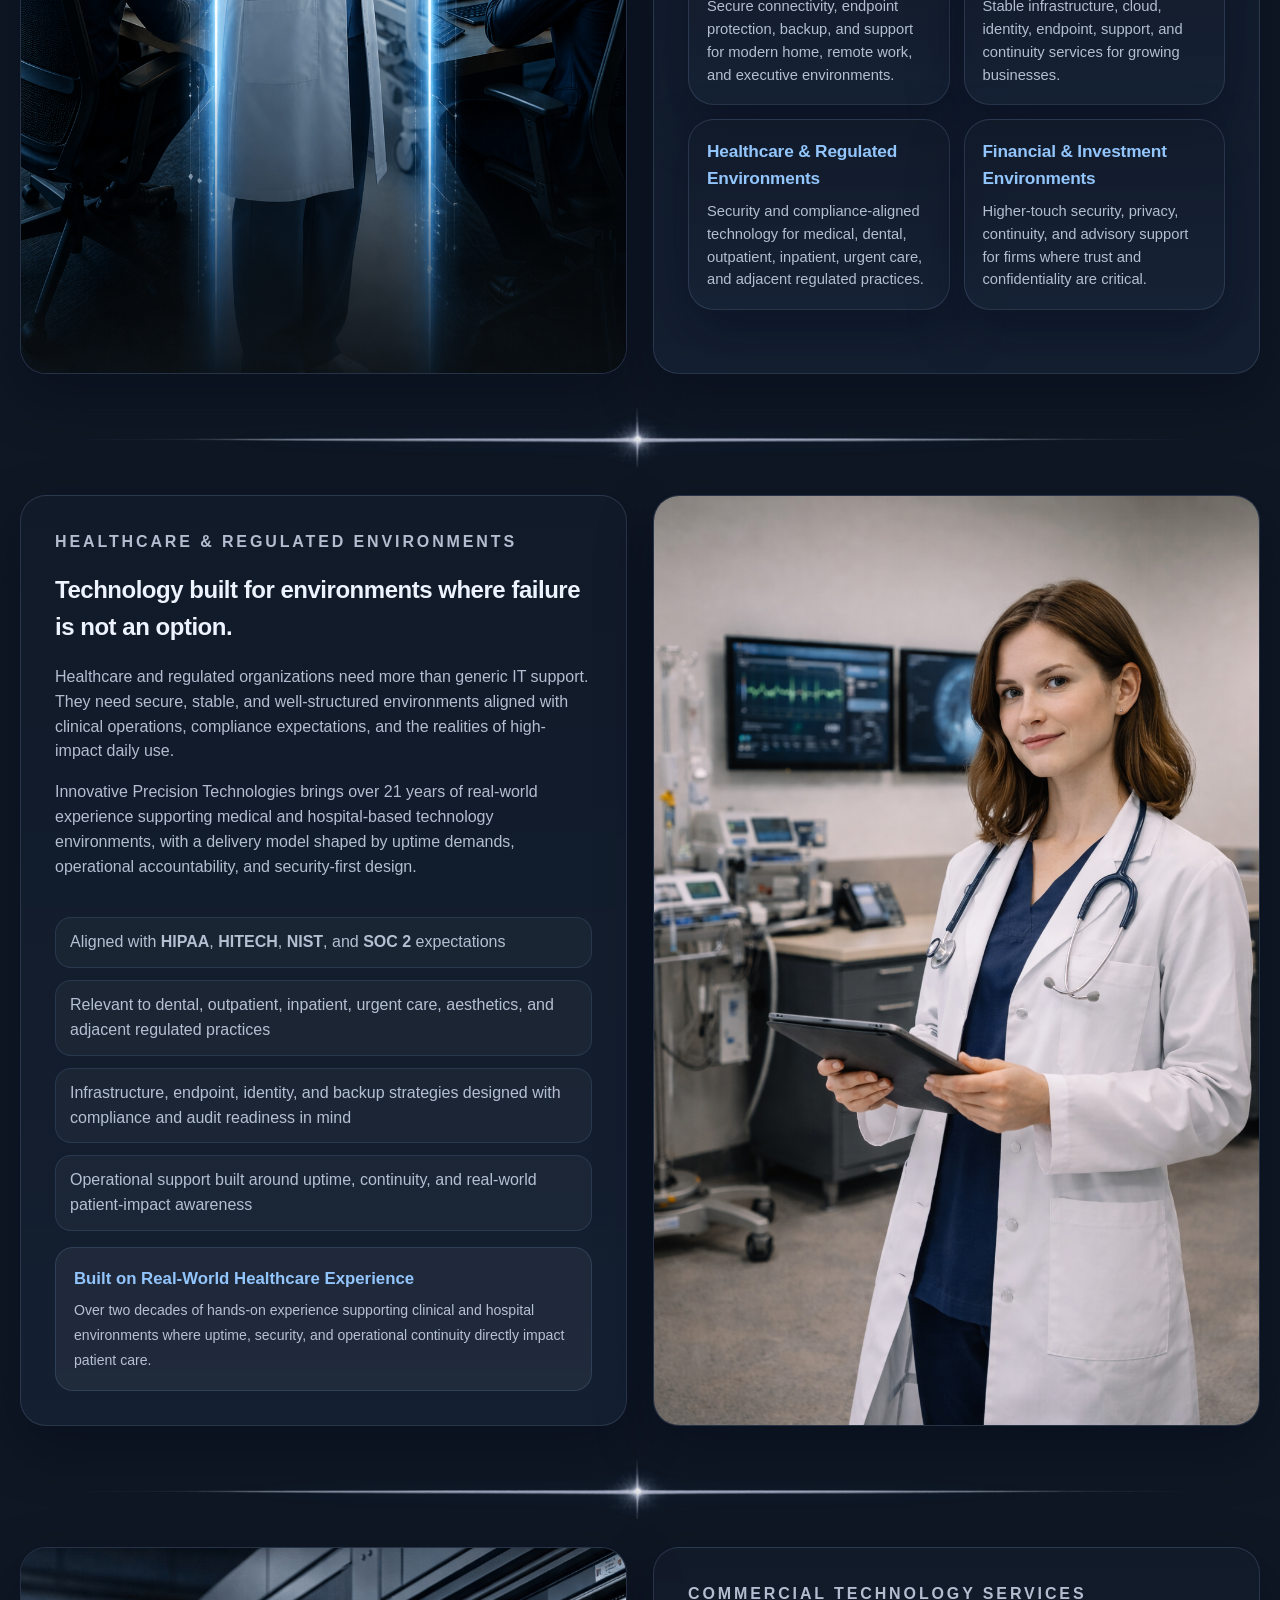
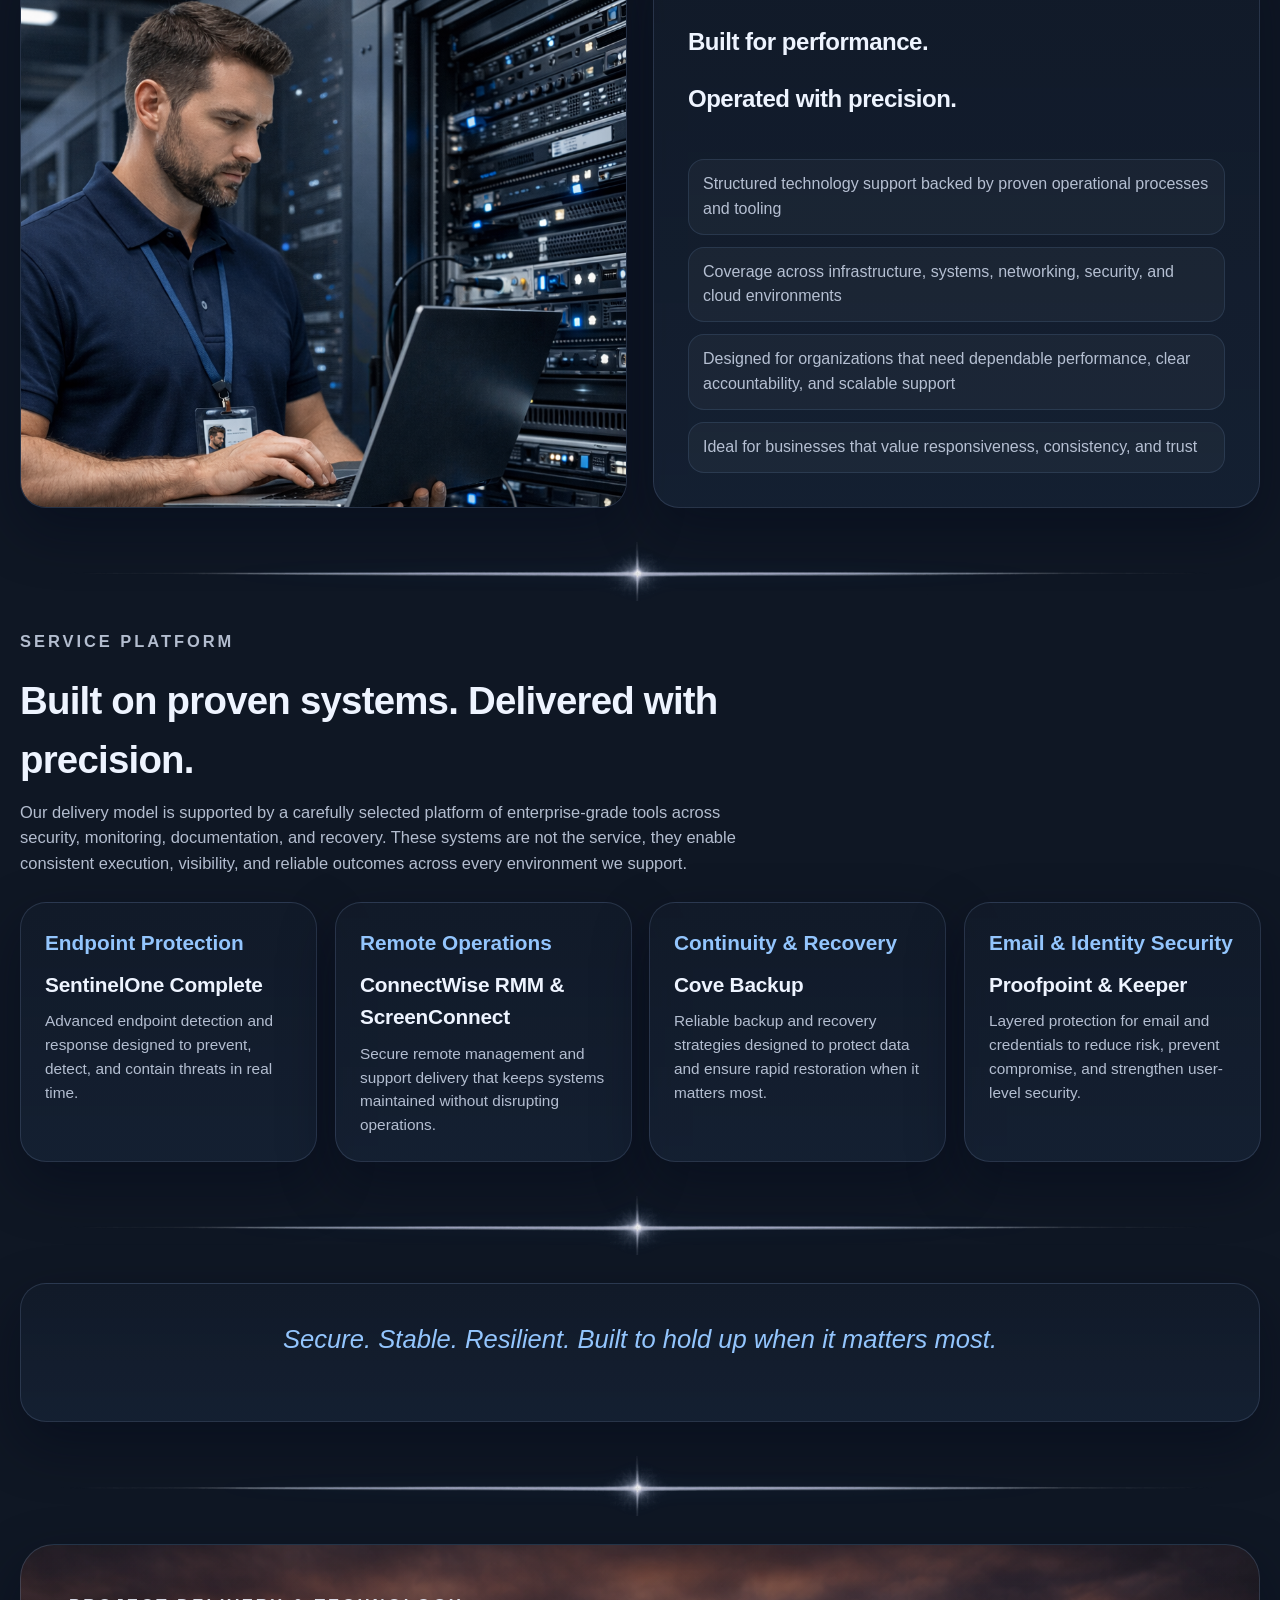
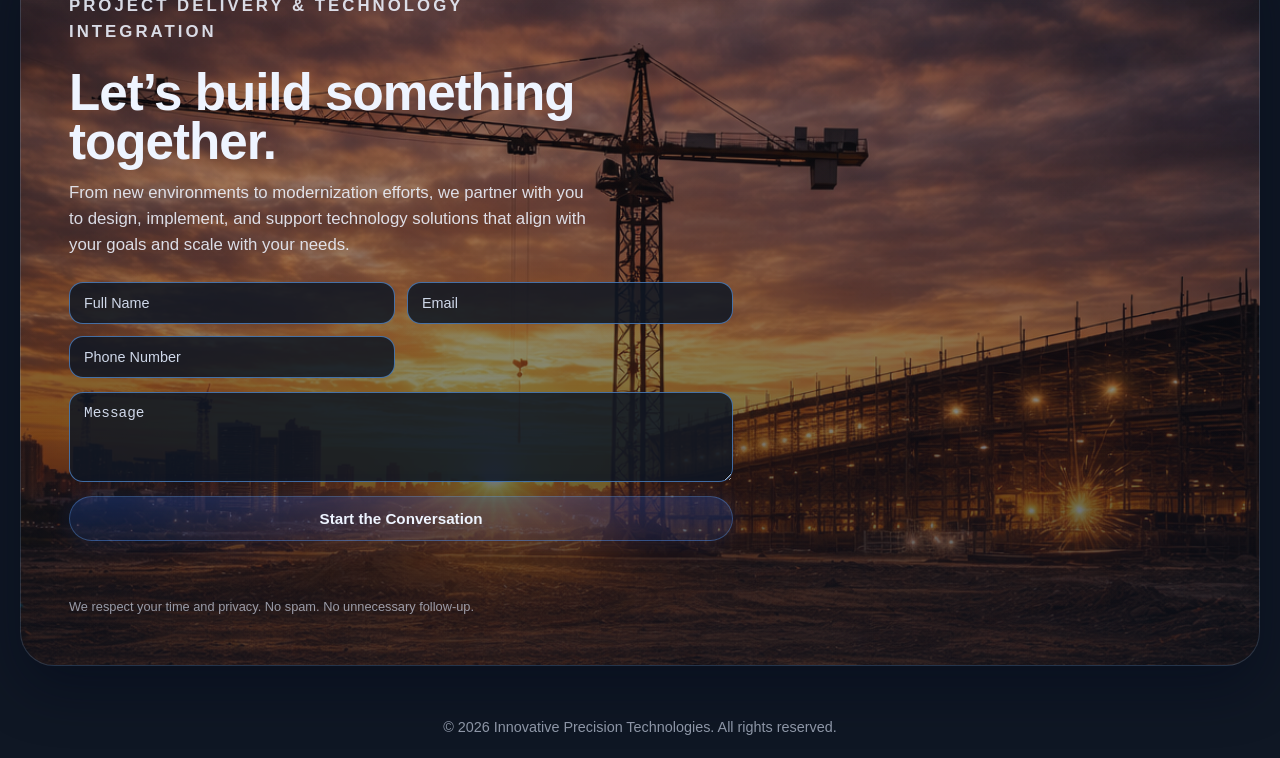
<file: IPT/index.html>
<!DOCTYPE html>
<html lang="en">
<head>
  <meta charset="UTF-8" />
  <meta name="viewport" content="width=device-width, initial-scale=1.0" />
  <title>Innovative Precision Technologies</title>
  <style>
    :root {
      --bg: #0f1724;
      --bg-deep: #111827;
      --bg-panel: rgba(18, 27, 42, 0.78);
      --bg-panel-soft: rgba(23, 36, 56, 0.68);
      --surface: rgba(255, 255, 255, 0.05);
      --surface-2: rgba(255, 255, 255, 0.035);
      --border: rgba(125, 148, 185, 0.22);
      --border-strong: rgba(147, 197, 253, 0.28);
      --blue: #2563eb;
      --blue-bright: #60a5fa;
      --blue-soft: #93c5fd;
      --gold: #c9a227;
      --gold-soft: #e3c86a;
      --text: #eef4ff;
      --text-soft: rgba(226, 236, 255, 0.78);
      --text-dim: rgba(226, 236, 255, 0.62);
      --shadow: 0 22px 55px rgba(2, 8, 23, 0.42);
      --radius: 26px;
      --max: 1240px;
    }

    * { box-sizing: border-box; }
    html { scroll-behavior: smooth; }

    body {
      margin: 0;
      font-family: "Segoe UI", Inter, Arial, sans-serif;
      background: var(--bg);
      color: var(--text);
      overflow-x: hidden;
      line-height: 1.55;
    }

    [id] {
      scroll-margin-top: 110px;
    }

    body::before {
      content: "";
      position: fixed;
      inset: 0;
      background:
        linear-gradient(180deg, rgba(10, 17, 28, 0.86), rgba(13, 24, 38, 0.78) 18%, rgba(15, 23, 36, 0.82) 45%, rgba(8, 14, 24, 0.9)),
        url("assets/background-stars-swish.png") center top / cover no-repeat;
      z-index: -3;
      transform: scale(1.02);
    }

    body::after {
      content: "";
      position: fixed;
      inset: 0;
      background:
        radial-gradient(circle at top right, rgba(96, 165, 250, 0.10), transparent 28%),
        radial-gradient(circle at 18% 20%, rgba(37, 99, 235, 0.08), transparent 24%),
        radial-gradient(circle at bottom left, rgba(201, 162, 39, 0.04), transparent 22%);
      z-index: -2;
      pointer-events: none;
    }

    .page-shell { position: relative; z-index: 1; }
    .container { width: min(calc(100% - 40px), var(--max)); margin: 0 auto; }

    .topbar {
      position: sticky;
      top: 0;
      z-index: 30;
      backdrop-filter: blur(18px);
      background: linear-gradient(180deg, rgba(10, 18, 31, 0.9), rgba(10, 18, 31, 0.68));
      border-bottom: 1px solid rgba(147, 197, 253, 0.14);
    }

    .topbar-inner {
      width: min(calc(100% - 40px), var(--max));
      margin: 0 auto;
      display: flex;
      justify-content: space-between;
      align-items: center;
      gap: 22px;
      padding: 14px 0;
    }

    .brand-mark {
      display: flex;
      align-items: center;
      gap: 16px;
      letter-spacing: 0.05em;
      text-transform: uppercase;
    }

    .brand-mark strong {
      font-size: 0.95rem;
      color: var(--text);
    }

    .brand-mark span {
      font-size: 0.7rem;
      color: var(--text-dim);
    }

    .brand-text {
      display: flex;
      flex-direction: column;
      line-height: 1.2;
    }

    .nav {
      display: flex;
      flex-wrap: wrap;
      gap: 16px;
      align-items: center;
    }

    .nav a {
      color: var(--text-soft);
      text-decoration: none;
      font-size: 0.9rem;
      transition: color 0.25s ease;
    }

    .nav a:hover { color: var(--blue-soft); }

    .btn {
      display: inline-flex;
      align-items: center;
      justify-content: center;
      gap: 10px;
      padding: 13px 22px;
      border-radius: 999px;
      border: 1px solid rgba(96, 165, 250, 0.34);
      background: linear-gradient(180deg, rgba(37, 99, 235, 0.26), rgba(37, 99, 235, 0.12));
      color: var(--text);
      text-decoration: none;
      box-shadow: 0 0 24px rgba(37, 99, 235, 0.14);
      transition: transform 0.25s ease, border-color 0.25s ease, box-shadow 0.25s ease, background 0.25s ease;
      font-size: 0.95rem;
      font-weight: 600;
    }

    .btn:hover {
      transform: translateY(-2px);
      border-color: rgba(147, 197, 253, 0.58);
      box-shadow: 0 10px 30px rgba(37, 99, 235, 0.20);
      background: linear-gradient(180deg, rgba(37, 99, 235, 0.34), rgba(37, 99, 235, 0.16));
    }

    .hero { padding: 72px 0 48px; }

    .hero-grid {
      display: grid;
      grid-template-columns: 1.08fr 0.92fr;
      gap: 28px;
      align-items: stretch;
    }

    .glass-card {
      background: linear-gradient(180deg, var(--bg-panel), var(--bg-panel-soft));
      border: 1px solid var(--border);
      border-radius: var(--radius);
      box-shadow: var(--shadow);
      overflow: hidden;
      position: relative;
    }

    .hero-copy {
      padding: 48px;
      display: flex;
      flex-direction: column;
      justify-content: center;
      min-height: 620px;
    }

    .eyebrow {
      margin: 0 0 16px;
      color: var(--blue-soft);
      text-transform: uppercase;
      letter-spacing: 0.18em;
      font-size: 0.76rem;
      font-weight: 700;
    }

    h1, h2, h3, h4, p { margin-top: 0; }

    h1 {
      font-size: clamp(2rem, 3vw, 3rem);
      line-height: 1.05;
      margin-bottom: 16px;
      max-width: 18ch;
      letter-spacing: -0.02em;
    }

    h2 {
      letter-spacing: -0.02em;
    }

    h3 {
      letter-spacing: -0.01em;
    }

    .hero-copy .lead {
      color: var(--text-soft);
      font-size: 1.08rem;
      max-width: 60ch;
      margin-bottom: 28px;
    }

    .slogan {
      font-style: italic;
      color: var(--blue-soft);
      font-size: 1.04rem;
      margin-bottom: 30px;
      max-width: 54ch;
    }

    .hero-actions {
      display: flex;
      flex-wrap: wrap;
      gap: 14px;
      margin-bottom: 28px;
    }

    .hero-notes {
      display: grid;
      grid-template-columns: repeat(3, 1fr);
      gap: 14px;
      margin-top: 4px;
    }

    .hero-note {
      padding: 18px;
      background: var(--surface);
      border: 1px solid rgba(147, 197, 253, 0.14);
      border-radius: 18px;
    }

    .hero-note strong {
      color: var(--blue-soft);
      display: block;
      font-size: 1.05rem;
      margin-bottom: 6px;
    }

    .hero-note span {
      color: var(--text-soft);
      font-size: 0.88rem;
    }

    .hero-visual {
      min-height: 620px;
      position: relative;
      background:
        linear-gradient(180deg, rgba(10, 18, 31, 0.12), rgba(10, 18, 31, 0.38)),
        url("assets/hero-commercial-building.png") center center / cover no-repeat;
    }

    .hero-badge {
      position: absolute;
      left: 24px;
      right: 24px;
      bottom: 24px;
      width: auto;
      padding: 22px 24px;
      border-radius: 24px;
      border: 1px solid rgba(147, 197, 253, 0.20);
      background: linear-gradient(180deg, rgba(15, 23, 36, 0.78), rgba(15, 23, 36, 0.56));
      backdrop-filter: blur(10px);
    }

    .hero-badge strong {
      display: block;
      color: var(--text);
      font-size: 1rem;
      margin-bottom: 6px;
    }

    .hero-badge span {
      color: var(--text-soft);
      font-size: 0.92rem;
    }

    .divider {
      width: min(92%, 1160px);
      margin: 4px auto 20px;
      opacity: 0.95;
      filter: drop-shadow(0 0 10px rgba(96, 165, 250, 0.16));
    }

    .divider img {
      width: 100%;
      display: block;
    }

    section { padding: 8px 0 30px; }

    .section-head {
      max-width: 760px;
      margin-bottom: 26px;
    }

    .section-head h2 {
      font-size: clamp(2rem, 3vw, 3rem);
      margin-bottom: 10px;
    }

    .section-head p {
      color: var(--text-soft);
      font-size: 1.03rem;
    }

    .split-grid {
      display: grid;
      grid-template-columns: 1fr 1fr;
      gap: 26px;
      align-items: stretch;
    }

    .image-panel {
      height: 100%;
      min-height: 520px;
      border-radius: var(--radius);
      overflow: hidden;
      position: relative;
      box-shadow: var(--shadow);
      border: 1px solid var(--border);
      background-color: rgba(17, 24, 39, 0.76);
    }

    .image-panel img {
      width: 100%;
      height: 100%;
      object-fit: cover;
      display: block;
    }

    .content-card {
      padding: 34px;
      display: flex;
      flex-direction: column;
      justify-content: center;
      height: 100%;
    }

    .content-card p {
      color: var(--text-soft);
      font-size: 1rem;
    }

    .feature-list {
      padding: 0;
      margin: 22px 0 0;
      list-style: none;
      display: grid;
      gap: 12px;
    }

    .feature-list li {
      padding: 12px 14px;
      border-radius: 16px;
      background: var(--surface-2);
      border: 1px solid rgba(147, 197, 253, 0.12);
      color: var(--text-soft);
    }

    .cards-3 {
      display: grid;
      grid-template-columns: repeat(3, 1fr);
      gap: 20px;
    }

    .cards-4 {
      display: grid;
      grid-template-columns: repeat(4, 1fr);
      gap: 18px;
    }

    .alignment-grid {
      display: grid;
      grid-template-columns: repeat(2, 1fr);
      gap: 14px;
      margin-top: 22px;
    }

    .alignment-card {
      padding: 18px;
      min-height: 100%;
    }

    .alignment-card h3 {
      font-size: 1.08rem;
      margin-bottom: 8px;
      color: var(--blue-soft);
    }

    .alignment-card p {
      color: var(--text-soft);
      font-size: 0.92rem;
      margin-bottom: 0;
    }

    .info-card,
    .process-card { padding: 30px; min-height: 100%; }

    .stack-card { padding: 24px; min-height: 220px; }

    .info-card h3,
    .process-card h3 {
      font-size: 1.3rem;
      margin-bottom: 8px;
      color: var(--blue-soft);
    }

    .stack-card h3 {
      font-size: 1.3rem;
      margin-bottom: 8px;
      color: var(--text);
    }

    .info-card p,
    .stack-card p,
    .process-card p {
      color: var(--text-soft);
      font-size: 0.96rem;
      margin-bottom: 0;
    }

    .stack-card strong {
      display: inline-block;
      color: var(--blue-soft);
      margin-bottom: 10px;
      font-size: 1.3rem;
      font-weight: 700;
    }

    .quote-band {
      padding: 36px;
      text-align: center;
      font-size: clamp(1.3rem, 2vw, 2rem);
      font-style: italic;
      color: var(--blue-soft);
    }

    .footer-cta {
      position: relative;
      min-height: 520px;
      border-radius: 34px;
      overflow: hidden;
      border: 1px solid rgba(147, 197, 253, 0.18);
      box-shadow: var(--shadow);
      background:
        linear-gradient(180deg, rgba(10, 18, 31, 0.22), rgba(10, 18, 31, 0.68)),
        url("assets/build-together-construction.png") center center / cover no-repeat;
      display: grid;
      align-items: end;
    }

    .footer-cta-copy {
      padding: 48px;
      max-width: 760px;
    }

    .contact-form {
      display: flex;
      flex-direction: column;
      gap: 14px;
      margin-top: 10px;
    }

    .form-grid {
      display: grid;
      grid-template-columns: 1fr 1fr;
      gap: 12px;
    }

    .contact-form input,
    .contact-form textarea {
      width: 100%;
      padding: 12px 14px;
      border-radius: 14px;
      border: 1px solid rgba(96, 165, 250, 0.6);
      background: rgba(15, 23, 36, 0.85);
      color: var(--text);
      font-size: 0.9rem;
      outline: none;
      transition: border 0.2s ease, box-shadow 0.2s ease, background 0.2s ease;
    }

    .contact-form input::placeholder,
    .contact-form textarea::placeholder {
      color: rgba(226, 236, 255, 0.9);
    }

    .contact-form input:focus,
    .contact-form textarea:focus {
      border-color: var(--blue-soft);
      background: rgba(255, 255, 255, 0.12);
      box-shadow: 0 0 0 2px rgba(96, 165, 250, 0.25);
    }

    .contact-form textarea {
      resize: vertical;
    }

    .form-status {
      min-height: 24px;
      font-size: 0.9rem;
      color: var(--text-soft);
    }

    .form-status.success {
      color: #bde7c8;
    }

    .form-status.error {
      color: #ffd0d0;
    }

    .hp-field {
      position: absolute;
      left: -9999px;
      opacity: 0;
      pointer-events: none;
    }

    .form-note {
      font-size: 0.8rem;
      color: var(--text-dim);
      margin-top: 4px;
    }

    @media (max-width: 860px) {
      .form-grid {
        grid-template-columns: 1fr;
      }
    }

    .footer-cta h2 {
      font-size: clamp(2.4rem, 4vw, 4.4rem);
      line-height: 0.95;
      margin-bottom: 14px;
    }

    .footer-cta p {
      color: rgba(238, 244, 255, 0.88);
      font-size: 1.05rem;
      max-width: 56ch;
      margin-bottom: 24px;
    }

    .footer-bar {
      padding: 28px 0 40px;
      color: rgba(226, 236, 255, 0.62);
      font-size: 0.9rem;
      text-align: center;
    }

    .animate {
      opacity: 0;
      transition: opacity 0.9s ease, transform 0.9s ease, filter 0.9s ease;
      filter: blur(8px);
      will-change: transform, opacity;
    }

    .from-left { transform: translateX(-48px); }
    .from-right { transform: translateX(48px); }
    .from-bottom { transform: translateY(44px); }

    .animate.in-view {
      opacity: 1;
      transform: translateX(0) translateY(0);
      filter: blur(0);
    }

    @media (max-width: 1080px) {
      .hero-grid,
      .split-grid,
      .cards-4,
      .cards-3,
      .hero-notes {
        grid-template-columns: 1fr 1fr;
      }

      .cards-4 .stack-card:last-child,
      .cards-3 .info-card:last-child {
        grid-column: span 2;
      }
    }

    @media (max-width: 860px) {
      .topbar-inner {
        flex-direction: column;
        align-items: flex-start;
      }

      .hero-grid,
      .split-grid,
      .cards-4,
      .cards-3,
      .hero-notes,
      .alignment-grid {
        grid-template-columns: 1fr;
      }

      .hero-copy,
      .hero-visual,
      .image-panel,
      .footer-cta {
        min-height: unset;
      }

      .hero-copy,
      .content-card,
      .quote-band,
      .footer-cta-copy {
        padding: 30px;
      }

      h1 { max-width: 13ch; }

      .cards-4 .stack-card:last-child,
      .cards-3 .info-card:last-child {
        grid-column: auto;
      }
    }
  </style>
</head>
<body>
<div class="page-shell">
<header class="topbar">
  <div class="topbar-inner">
    <div class="brand-mark">
      <img src="assets/logo.png" alt="Innovative Precision Technologies Logo" style="height:64px;width:auto;">
      <div class="brand-text">
        <strong style="font-size:1rem;">Innovative Precision Technologies</strong>
        <span style="font-size:0.75rem;color:rgba(226,236,255,0.72);">
          Your Total Technology Partner. Driven by Innovation. Delivered with Precision.
        </span>
      </div>
    </div>
    <nav class="nav">
      <a href="#home">Home</a>
      <a href="#where-we-fit">Where We Fit</a>
      <a href="#healthcare">Healthcare</a>
      <a href="#commercial">Commercial</a>
      <a href="#stack">Platform</a>
      <a href="#build">Contact</a>
    </nav>
  </div>
</header>

<main>
  <section id="home" class="hero container">
    <div class="hero-grid">
      <div class="glass-card hero-copy animate from-left">
        <h1>Your Total Technology Partner.</h1>
        <h1>Driven by Innovation.</h1>
        <h1>Delivered with Precision.</h1>
        <p class="lead">
          Innovative Precision Technologies blends infrastructure, security, networking, cloud strategy, and white-glove support into one polished delivery model for commercial, residential, and project-based environments.
        </p>
        <div class="hero-actions">
          <a class="btn" href="#where-we-fit">Explore Services</a>
          <a class="btn" href="#build">Start a Conversation</a>
        </div>
        <div class="hero-notes">
          <div class="hero-note">
            <strong>Infrastructure</strong>
            <span>Architecture-minded systems delivery shaped by real operational experience.</span>
          </div>
          <div class="hero-note">
            <strong>Security</strong>
            <span>Protection designed into the environment, not layered on after the fact.</span>
          </div>
          <div class="hero-note">
            <strong>Cloud & Network</strong>
            <span>Practical modernization guided by resilience, visibility, and uptime.</span>
          </div>
        </div>
      </div>

      <div class="glass-card hero-visual animate from-right">
        <div class="hero-badge">
          <strong>Built for elevated and regulated environments</strong>
          <span>Commercial operations, healthcare and hospital environments, financial and investment organizations, executive residences, cybersecurity services, and project-led technology integration.</span>
        </div>
      </div>
    </div>
  </section>

  <div class="divider"><img src="assets/section-divider-gold-line.png" alt="Divider line" /></div>

  <section id="where-we-fit" class="container">
    <div class="split-grid">
      <div class="image-panel animate from-left">
        <img src="assets/where-we-fit.png" alt="Technology alignment for residential, commercial, healthcare, and financial environments" />
      </div>

      <div class="glass-card content-card animate from-right">
        <p class="eyebrow">Where We Fit</p>
        <h2>We design and support environments with security built in from the start.</h2>
        <p>
          We approach technology through the lens of risk, resilience, and operational integrity. Every environment is assessed, designed, secured, and supported based on real-world demands, not templated service models.
        </p>
        <p>
          Our work spans infrastructure, cybersecurity, networking, cloud, and support operations, allowing us to deliver stable, secure, and accountable outcomes across residential, commercial, healthcare, and high-trust business environments.
        </p>

        <div class="alignment-grid">
          <article class="glass-card alignment-card">
            <h3>Residential & Home Office Technology</h3>
            <p>Secure connectivity, endpoint protection, backup, and support for modern home, remote work, and executive environments.</p>
          </article>
          <article class="glass-card alignment-card">
            <h3>Commercial Business Operations</h3>
            <p>Stable infrastructure, cloud, identity, endpoint, support, and continuity services for growing businesses.</p>
          </article>
          <article class="glass-card alignment-card">
            <h3>Healthcare & Regulated Environments</h3>
            <p>Security and compliance-aligned technology for medical, dental, outpatient, inpatient, urgent care, and adjacent regulated practices.</p>
          </article>
          <article class="glass-card alignment-card">
            <h3>Financial & Investment Environments</h3>
            <p>Higher-touch security, privacy, continuity, and advisory support for firms where trust and confidentiality are critical.</p>
          </article>
        </div>
      </div>
    </div>
  </section>

  <div class="divider"><img src="assets/section-divider-gold-line.png" alt="Divider line" /></div>

  <section id="healthcare" class="container">
    <div class="split-grid">
      <div class="glass-card content-card animate from-left">
        <p class="eyebrow">Healthcare & Regulated Environments</p>
        <h2>Technology built for environments where failure is not an option.</h2>
        <p>
          Healthcare and regulated organizations need more than generic IT support. They need secure, stable, and well-structured environments aligned with clinical operations, compliance expectations, and the realities of high-impact daily use.
        </p>
        <p>
          Innovative Precision Technologies brings over 21 years of real-world experience supporting medical and hospital-based technology environments, with a delivery model shaped by uptime demands, operational accountability, and security-first design.
        </p>
        <ul class="feature-list">
          <li>Aligned with <b>HIPAA</b>, <b>HITECH</b>, <b>NIST</b>, and <b>SOC 2</b> expectations</li>
          <li>Relevant to dental, outpatient, inpatient, urgent care, aesthetics, and adjacent regulated practices</li>
          <li>Infrastructure, endpoint, identity, and backup strategies designed with compliance and audit readiness in mind</li>
          <li>Operational support built around uptime, continuity, and real-world patient-impact awareness</li>
        </ul>
        <div class="hero-note" style="margin-top:16px;">
          <strong>Built on Real-World Healthcare Experience</strong>
          <span>
            Over two decades of hands-on experience supporting clinical and hospital environments where uptime, security, and operational continuity directly impact patient care.
          </span>
        </div>
      </div>
      <div class="image-panel animate from-right">
        <img src="assets/healthcare-regulated-environments.png" alt="Modern healthcare environment with clean clinical design and advanced technology systems" />
      </div>
    </div>
  </section>

  <div class="divider"><img src="assets/section-divider-gold-line.png" alt="Divider line" /></div>

  <section id="commercial" class="container">
    <div class="split-grid">
      <div class="image-panel animate from-left">
        <img src="assets/network-services.png" alt="Skilled technician performing services at a server rack." />
      </div>
      <div class="glass-card content-card animate from-right">
        <p class="eyebrow">Commercial Technology Services</p>
        <h2>Built for performance.</h2>
        <h2>Operated with precision.</h2>
        <ul class="feature-list">
          <li>Structured technology support backed by proven operational processes and tooling</li>
          <li>Coverage across infrastructure, systems, networking, security, and cloud environments</li>
          <li>Designed for organizations that need dependable performance, clear accountability, and scalable support</li>
          <li>Ideal for businesses that value responsiveness, consistency, and trust</li>
        </ul>
      </div>
    </div>
  </section>

  <div class="divider"><img src="assets/section-divider-gold-line.png" alt="Divider line" /></div>

  <section id="stack" class="container">
    <div class="section-head animate from-bottom">
      <p class="eyebrow">Service Platform</p>
      <h2>Built on proven systems. Delivered with precision.</h2>
      <p>
        Our delivery model is supported by a carefully selected platform of enterprise-grade tools across security, monitoring, documentation, and recovery. These systems are not the service, they enable consistent execution, visibility, and reliable outcomes across every environment we support.
      </p>
    </div>

    <div class="cards-4">
      <article class="glass-card stack-card animate from-left">
        <strong>Endpoint Protection</strong>
        <h3>SentinelOne Complete</h3>
        <p>Advanced endpoint detection and response designed to prevent, detect, and contain threats in real time.</p>
      </article>
      <article class="glass-card stack-card animate from-left">
        <strong>Remote Operations</strong>
        <h3>ConnectWise RMM & ScreenConnect</h3>
        <p>Secure remote management and support delivery that keeps systems maintained without disrupting operations.</p>
      </article>
      <article class="glass-card stack-card animate from-bottom">
        <strong>Continuity & Recovery</strong>
        <h3>Cove Backup</h3>
        <p>Reliable backup and recovery strategies designed to protect data and ensure rapid restoration when it matters most.</p>
      </article>
      <article class="glass-card stack-card animate from-right">
        <strong>Email & Identity Security</strong>
        <h3>Proofpoint & Keeper</h3>
        <p>Layered protection for email and credentials to reduce risk, prevent compromise, and strengthen user-level security.</p>
      </article>
    </div>
  </section>

  <div class="divider"><img src="assets/section-divider-gold-line.png" alt="Divider line" /></div>

  <section class="container">
    <div class="glass-card quote-band animate from-bottom">
      <p class="section-intro">Secure. Stable. Resilient. Built to hold up when it matters most.</p>
    </div>
  </section>

  <div class="divider"><img src="assets/section-divider-gold-line.png" alt="Divider line" /></div>

  <section id="build" class="container">
    <div class="footer-cta animate from-bottom">
      <div class="footer-cta-copy">
        <p class="eyebrow">Project Delivery & Technology Integration</p>
        <h2>Let’s build something together.</h2>
        <p>
          From new environments to modernization efforts, we partner with you to design, implement, and support technology solutions that align with your goals and scale with your needs.
        </p>
        <form class="contact-form" id="contactForm" action="#" method="post" novalidate>
          <div class="form-grid">
            <input type="text" name="name" placeholder="Full Name" required />
            <input type="email" name="email" placeholder="Email" required />
            <input type="tel" name="phone" placeholder="Phone Number" />
          </div>
          <input type="text" name="company" class="hp-field" tabindex="-1" autocomplete="off" aria-hidden="true" />
          <textarea name="message" rows="4" placeholder="Message" required></textarea>
          <button type="submit" class="btn">Start the Conversation</button>
          <div class="form-status" id="formStatus" aria-live="polite"></div>
          <div class="form-note">We respect your time and privacy. No spam. No unnecessary follow-up.</div>
        </form>
      </div>
    </div>
  </section>
</main>

<footer class="container footer-bar" style="text-align:center; display:flex; flex-direction:column; gap:6px; padding:20px 0;">
  <div>© 2026 Innovative Precision Technologies. All rights reserved.</div>
</footer>
</div>

<script>
  const observer = new IntersectionObserver((entries) => {
    entries.forEach(entry => {
      if (entry.isIntersecting) {
        entry.target.classList.add('in-view');
        observer.unobserve(entry.target);
      }
    });
  }, { threshold: 0.16 });

  document.querySelectorAll('.animate').forEach(el => observer.observe(el));

  const CONTACT_EMAIL = "hello@precisioninnovationtechnologies.com";
  const contactForm = document.getElementById('contactForm');
  const formStatus = document.getElementById('formStatus');

  if (contactForm) {
    contactForm.addEventListener('submit', (event) => {
      event.preventDefault();

      const formData = new FormData(contactForm);
      const payload = Object.fromEntries(formData.entries());

      if (payload.company) {
        formStatus.textContent = 'Submission blocked.';
        formStatus.className = 'form-status error';
        return;
      }

      if (!payload.name || !payload.email || !payload.message) {
        formStatus.textContent = 'Please complete the required fields.';
        formStatus.className = 'form-status error';
        return;
      }

      const subject = encodeURIComponent('New IPT Website Inquiry');
      const body = encodeURIComponent(
`Name: ${payload.name}
Email: ${payload.email}
Phone: ${payload.phone || ''}

Message:
${payload.message}`
      );

      window.location.href = `mailto:${CONTACT_EMAIL}?subject=${subject}&body=${body}`;
      formStatus.textContent = 'Your default mail app should open with your message populated.';
      formStatus.className = 'form-status success';
    });
  }
</script>
</body>
</html>
</file>
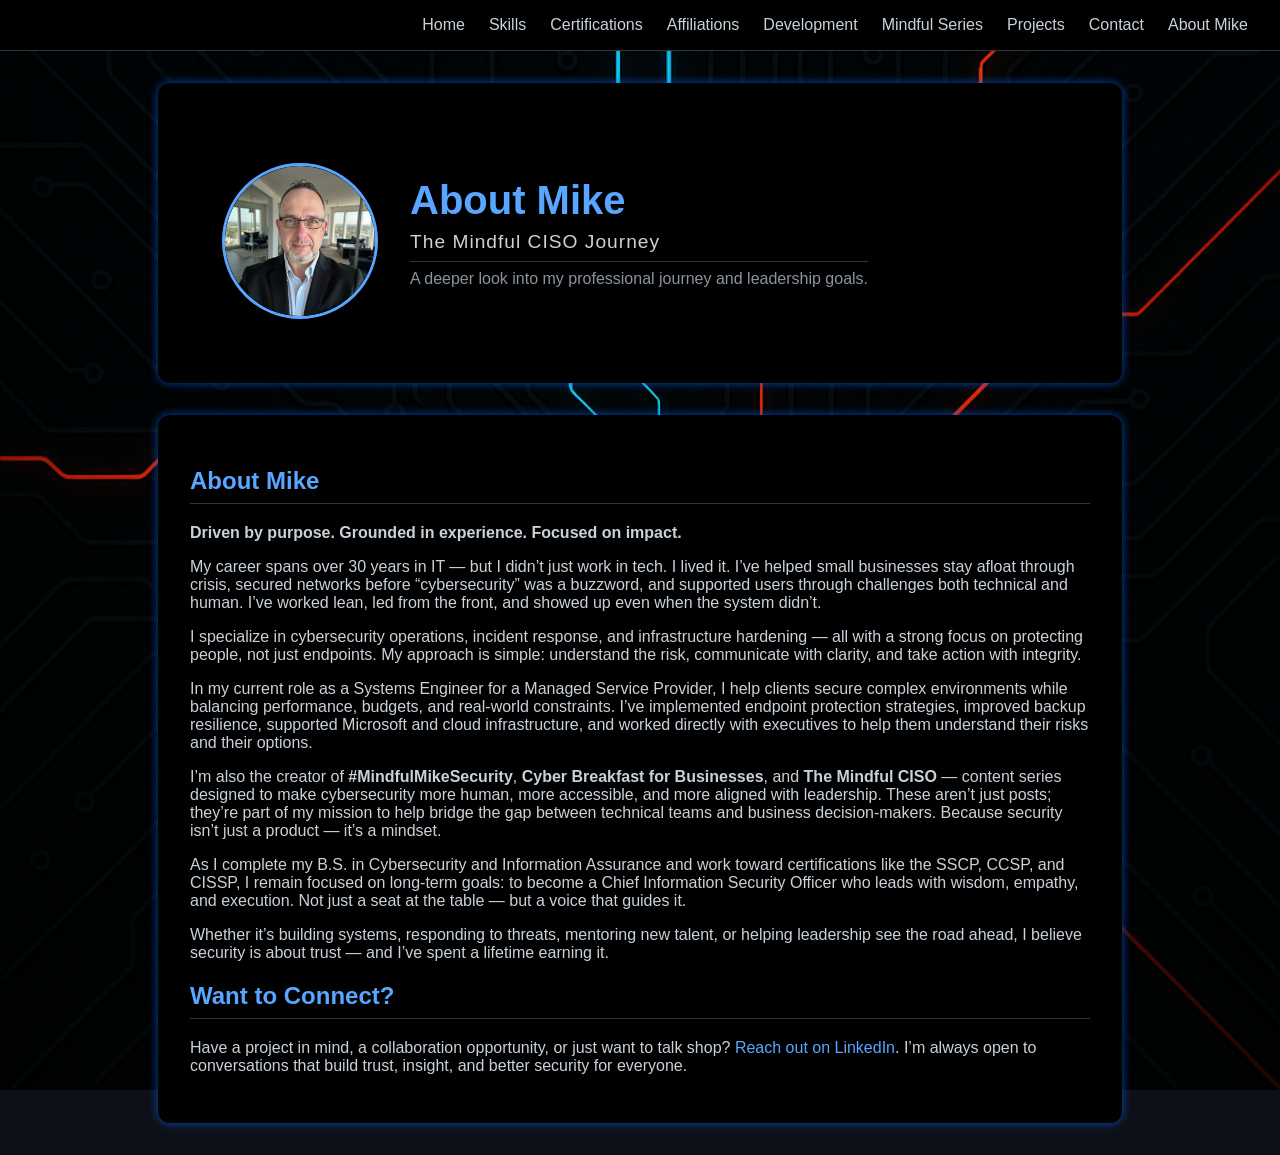
<file: about-mike.html>
<!DOCTYPE html>
<html lang="en">
<head>
  <meta charset="UTF-8" />
  <meta name="viewport" content="width=device-width, initial-scale=1.0" />
  <title>About Mike | Cybersecurity Portfolio</title>
  <style>
    * {
      scroll-behavior: smooth;
    }

body {
  margin: 0;
  font-family: 'Segoe UI', Tahoma, Geneva, Verdana, sans-serif;
  background-image: url('github_bg.png');
  background-size: cover;
  background-repeat: no-repeat;
  background-position: left center;
  background-attachment: fixed;
  background-color: #0d1117;
  color: #c9d1d9;
}

    nav {
      background-color: #000000;
      display: flex;
      justify-content: flex-end;
      align-items: center;
      padding: 1rem 2rem;
      position: sticky;
      top: 0;
      z-index: 1000;
      border-bottom: 1px solid #30363d;
    }

    nav a {
      color: #c9d1d9;
      margin-left: 1.5rem;
      text-decoration: none;
      font-weight: 500;
      transition: color 0.3s ease;
    }

    nav a:hover {
      color: #58a6ff;
    }

    header {
      background-color: #000000;
      padding: 3rem 2rem 2rem 2rem;
      display: flex;
      justify-content: flex-start;
      align-items: center;
      flex-wrap: wrap;
      gap: 2rem;
      text-align: left;
    }

    .profile-img {
      width: 150px;
      height: 150px;
      border-radius: 50%;
      object-fit: cover;
      border: 3px solid #58a6ff;
    }

    .hero-text h1 {
      margin: 0;
      font-size: 2.5rem;
      color: #58a6ff;
    }

    .hero-text h2 {
      margin: 0.5rem 0;
      font-size: 1.2rem;
      color: #c9d1d9;
      font-weight: 400;
      letter-spacing: 1px;
    }

    .hero-text p {
      margin-top: 0.5rem;
      font-size: 1rem;
      font-weight: 500;
      color: #8b949e;
    }

    .container {
      max-width: 900px;
      margin: 2rem auto;
      padding: 2rem;
      background-color: #000000; /* solid background (GitHub dark theme black) */
      border-radius: 12px;
      box-shadow: 0 0 10px rgba(0, 102, 255, 0.7);
    }

    h2 {
      color: #58a6ff;
      border-bottom: 1px solid #30363d;
      padding-bottom: 0.5rem;
    }

    h3 {
      color: #c9d1d9;
      margin-top: 1.5rem;
    }

    a {
      color: #58a6ff;
      text-decoration: none;
    }

    a:hover {
      text-decoration: underline;
    }

    ul {
      list-style-type: disc;
      padding-left: 1.5rem;
    }
            @media (max-width: 768px) {
      nav {
        flex-wrap: wrap;
        justify-content: center;
      }

      nav a {
        margin: 0.5rem;
      }
    }
  </style>
</head>
<body>

  <nav>
    <a href="index.html">Home</a>
    <a href="index.html#skills">Skills</a>
    <a href="index.html#certifications">Certifications</a>
    <a href="index.html#affiliations">Affiliations</a>
    <a href="index.html#development">Development</a>
    <a href="index.html#content">Mindful Series</a>
    <a href="index.html#projects">Projects</a>
    <a href="index.html#contact">Contact</a>
    <a href="about-mike.html">About Mike</a>
  </nav>

<div class="container">
  <header>
    <img src="mike_circular.png" alt="Mike Costner" class="profile-img" />
    <div class="hero-text">
      <h1>About Mike</h1>
      <h2>The Mindful CISO Journey</h2>
      <p>A deeper look into my professional journey and leadership goals.</p>
    </div>
  </header>
</div>

  <div class="container">
    <h2>About Mike</h2>
    <p><strong>Driven by purpose. Grounded in experience. Focused on impact.</strong></p>

    <p>My career spans over 30 years in IT — but I didn’t just work in tech. I lived it. I’ve helped small businesses stay afloat through crisis, secured networks before “cybersecurity” was a buzzword, and supported users through challenges both technical and human. I’ve worked lean, led from the front, and showed up even when the system didn’t.</p>
    <p>I specialize in cybersecurity operations, incident response, and infrastructure hardening — all with a strong focus on protecting people, not just endpoints. My approach is simple: understand the risk, communicate with clarity, and take action with integrity.</p>
    <p>In my current role as a Systems Engineer for a Managed Service Provider, I help clients secure complex environments while balancing performance, budgets, and real-world constraints. I’ve implemented endpoint protection strategies, improved backup resilience, supported Microsoft and cloud infrastructure, and worked directly with executives to help them understand their risks and their options.</p>
    <p>I’m also the creator of <strong>#MindfulMikeSecurity</strong>, <strong>Cyber Breakfast for Businesses</strong>, and <strong>The Mindful CISO</strong> — content series designed to make cybersecurity more human, more accessible, and more aligned with leadership. These aren’t just posts; they’re part of my mission to help bridge the gap between technical teams and business decision-makers. Because security isn’t just a product — it’s a mindset.</p>
    <p>As I complete my B.S. in Cybersecurity and Information Assurance and work toward certifications like the SSCP, CCSP, and CISSP, I remain focused on long-term goals: to become a Chief Information Security Officer who leads with wisdom, empathy, and execution. Not just a seat at the table — but a voice that guides it.</p>
    <p>Whether it’s building systems, responding to threats, mentoring new talent, or helping leadership see the road ahead, I believe security is about trust — and I’ve spent a lifetime earning it.</p>
    
    <h2>Want to Connect?</h2>
    <p>Have a project in mind, a collaboration opportunity, or just want to talk shop? <a href="https://www.linkedin.com/in/mikecostner" target="_blank">Reach out on LinkedIn</a>. I’m always open to conversations that build trust, insight, and better security for everyone.</p>
  </div>
</body>
</html>
</file>
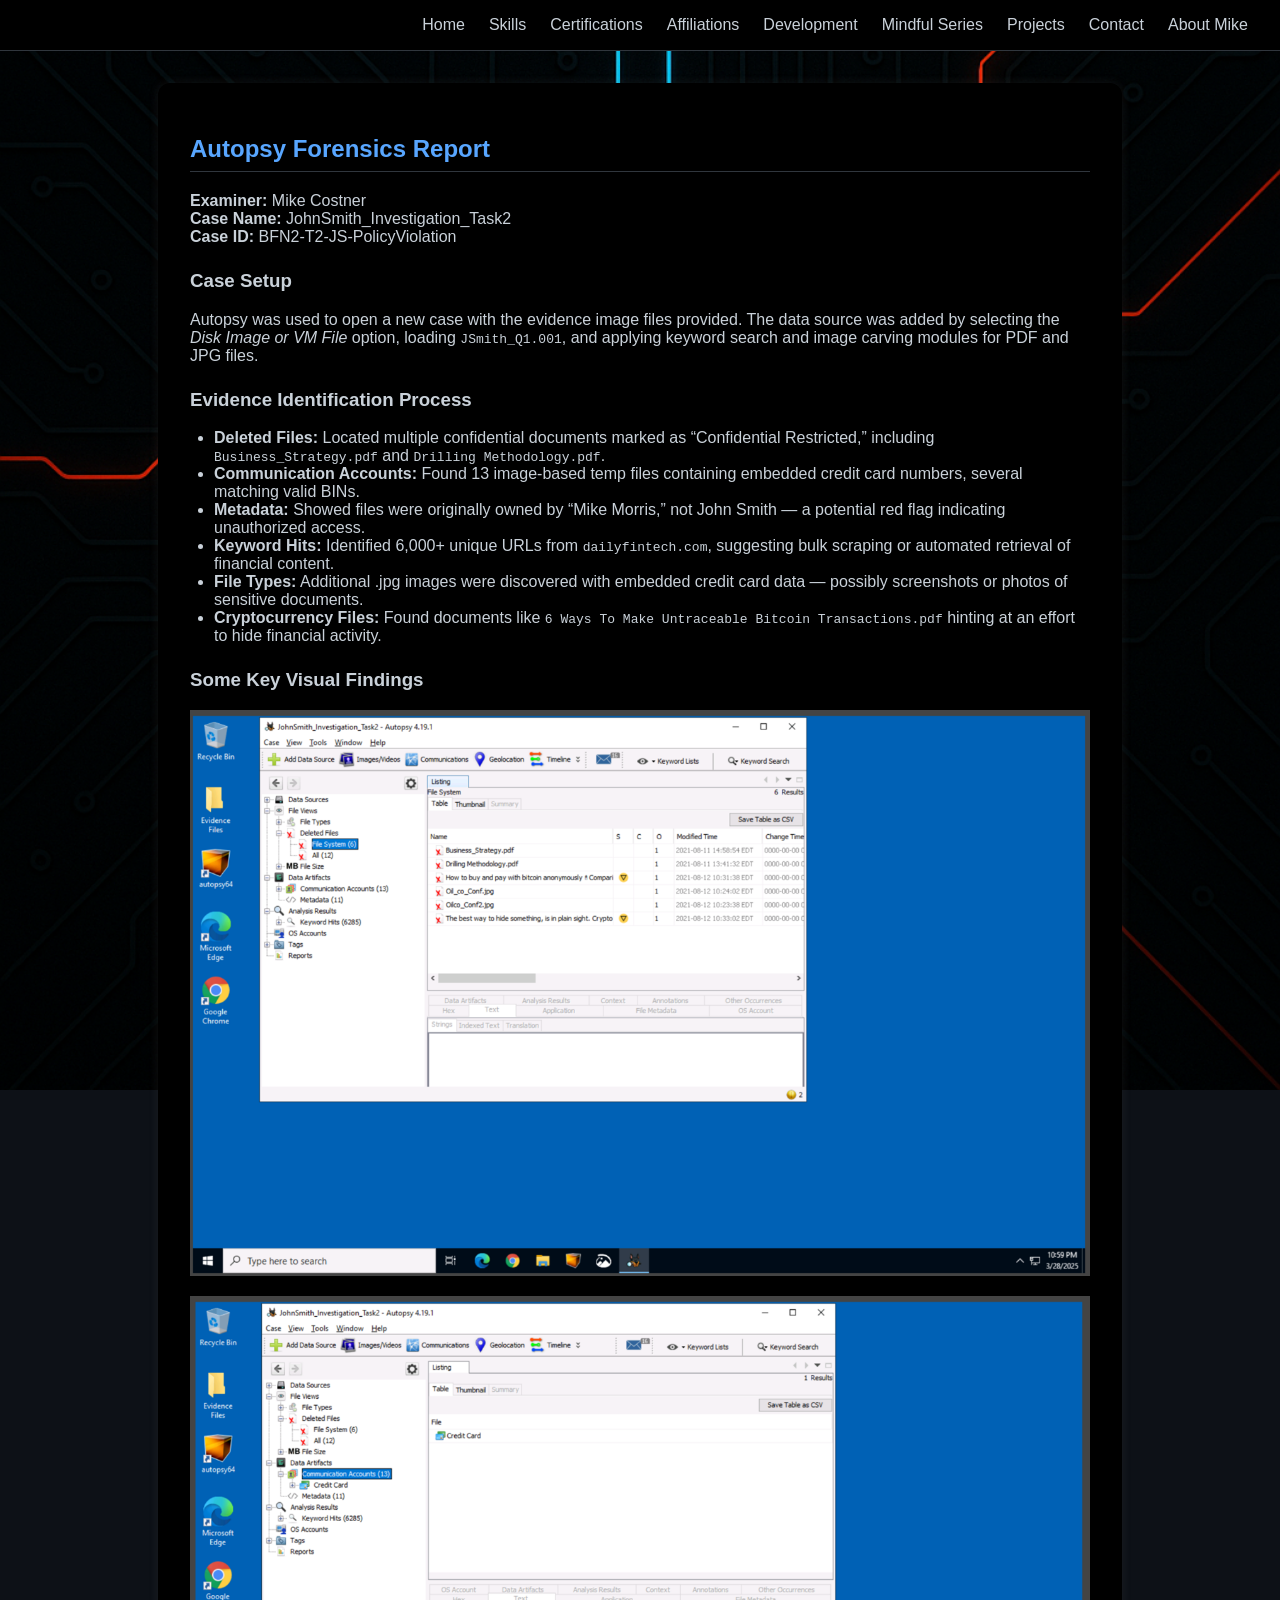
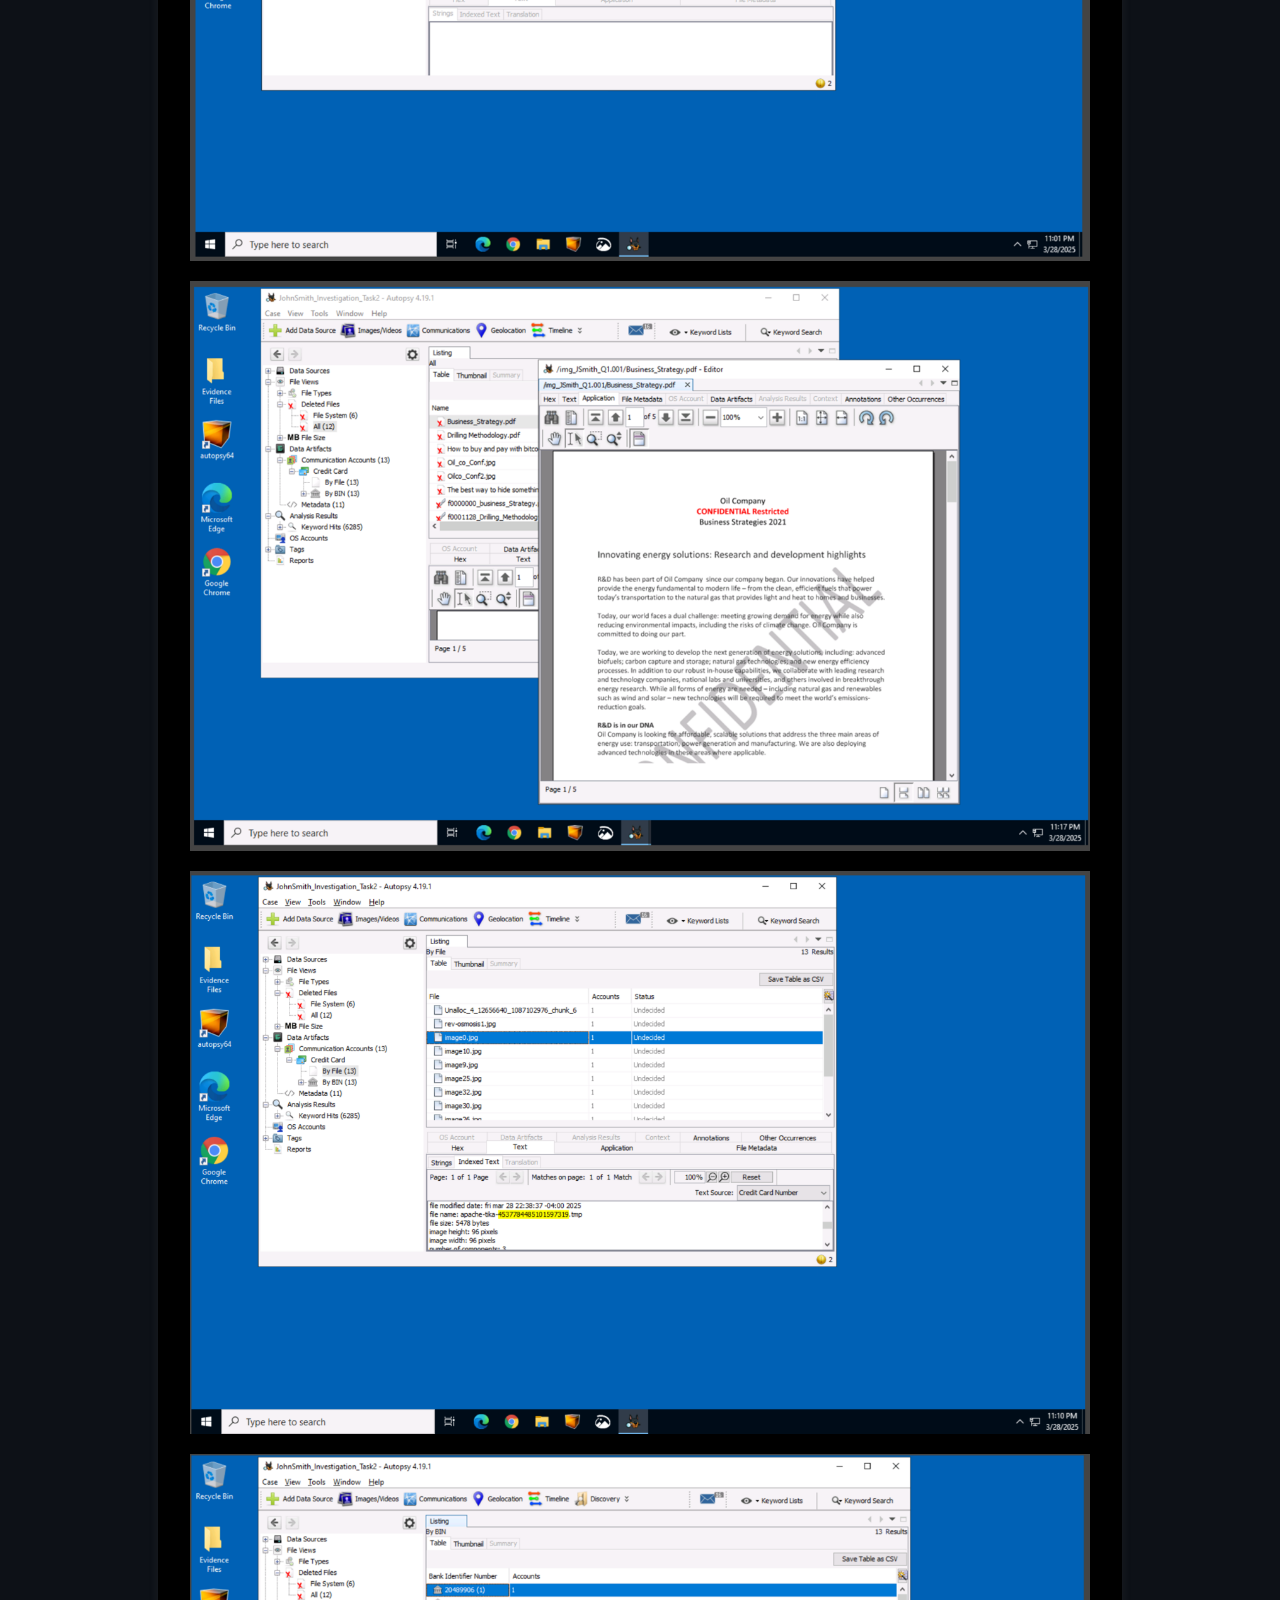
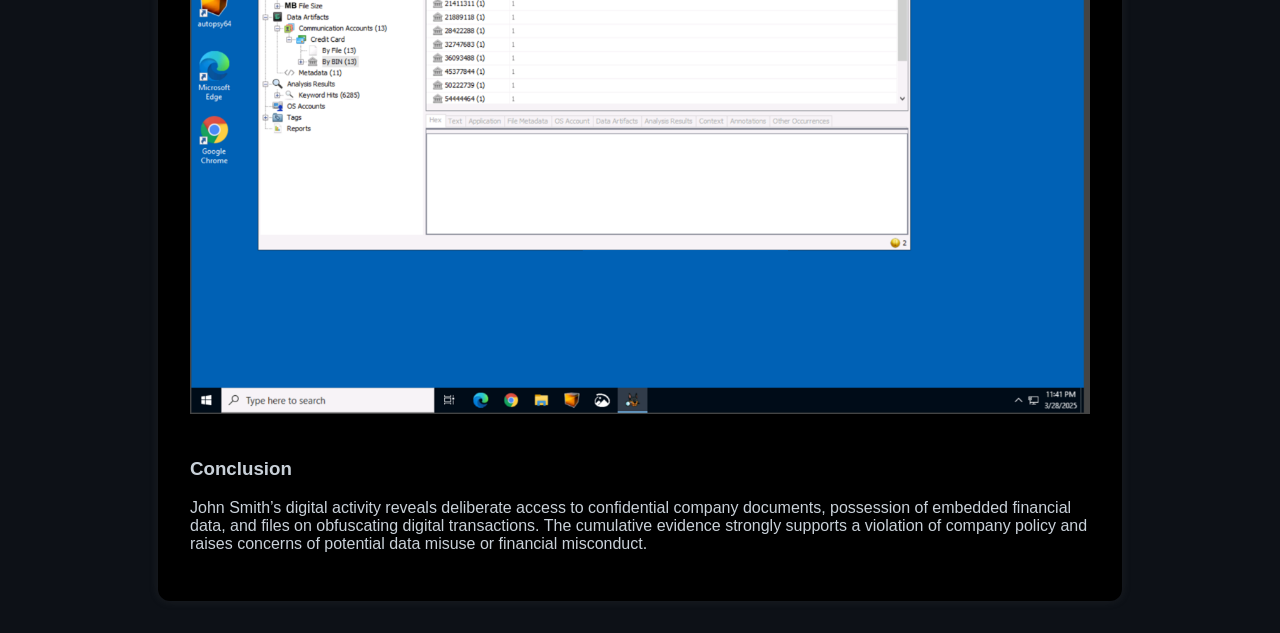
<file: autopsy.html>
<!DOCTYPE html>
<html lang="en">
<head>
  <meta charset="UTF-8" />
  <meta name="viewport" content="width=device-width, initial-scale=1.0" />
  <title>About Mike | Cybersecurity Portfolio</title>
  <style>
    * {
      scroll-behavior: smooth;
    }

body {
  margin: 0;
  font-family: 'Segoe UI', Tahoma, Geneva, Verdana, sans-serif;
  background-image: url('github_bg.png');
  background-size: cover;
  background-repeat: no-repeat;
  background-position: left center;
  background-attachment: fixed;
  background-color: #0d1117;
  color: #c9d1d9;
}

    nav {
      background-color: #000000;
      display: flex;
      justify-content: flex-end;
      align-items: center;
      padding: 1rem 2rem;
      position: sticky;
      top: 0;
      z-index: 1000;
      border-bottom: 1px solid #30363d;
    }

    nav a {
      color: #c9d1d9;
      margin-left: 1.5rem;
      text-decoration: none;
      font-weight: 500;
      transition: color 0.3s ease;
    }

    nav a:hover {
      color: #58a6ff;
    }

    header {
      background-color: #000000;
      padding: 3rem 2rem 2rem 2rem;
      display: flex;
      justify-content: flex-start;
      align-items: center;
      flex-wrap: wrap;
      gap: 2rem;
      text-align: left;
    }

    .profile-img {
      width: 150px;
      height: 150px;
      border-radius: 50%;
      object-fit: cover;
      border: 3px solid #58a6ff;
    }

    .hero-text h1 {
      margin: 0;
      font-size: 2.5rem;
      color: #58a6ff;
    }

    .hero-text h2 {
      margin: 0.5rem 0;
      font-size: 1.2rem;
      color: #c9d1d9;
      font-weight: 400;
      letter-spacing: 1px;
    }

    .hero-text p {
      margin-top: 0.5rem;
      font-size: 1rem;
      font-weight: 500;
      color: #8b949e;
    }

    .container {
      max-width: 900px;
      margin: 2rem auto;
      padding: 2rem;
      background-color: #000000; /* solid background (GitHub dark theme black) */
      border-radius: 12px;
      box-shadow: 0 0 10px rgba(90, 90, 90, 0.2);
    }

    h2 {
      color: #58a6ff;
      border-bottom: 1px solid #30363d;
      padding-bottom: 0.5rem;
    }

    h3 {
      color: #c9d1d9;
      margin-top: 1.5rem;
    }

    a {
      color: #58a6ff;
      text-decoration: none;
    }

    a:hover {
      text-decoration: underline;
    }

    ul {
      list-style-type: disc;
      padding-left: 1.5rem;
    }
            @media (max-width: 768px) {
      nav {
        flex-wrap: wrap;
        justify-content: center;
      }

      nav a {
        margin: 0.5rem;
      }
    }
  </style>
</head>
<body>

  <nav>
    <a href="index.html">Home</a>
    <a href="index.html#skills">Skills</a>
    <a href="index.html#certifications">Certifications</a>
    <a href="index.html#affiliations">Affiliations</a>
    <a href="index.html#development">Development</a>
    <a href="index.html#content">Mindful Series</a>
    <a href="index.html#projects">Projects</a>
    <a href="index.html#contact">Contact</a>
    <a href="about-mike.html">About Mike</a>
  </nav>

<div class="container">
  <h2>Autopsy Forensics Report</h2>
  <p><strong>Examiner:</strong> Mike Costner<br>
  <strong>Case Name:</strong> JohnSmith_Investigation_Task2<br>
  <strong>Case ID:</strong> BFN2-T2-JS-PolicyViolation</p>

  <h3>Case Setup</h3>
  <p>Autopsy was used to open a new case with the evidence image files provided. The data source was added by selecting the <em>Disk Image or VM File</em> option, loading <code>JSmith_Q1.001</code>, and applying keyword search and image carving modules for PDF and JPG files.</p>

  <h3>Evidence Identification Process</h3>
  <ul>
    <li><strong>Deleted Files:</strong> Located multiple confidential documents marked as “Confidential Restricted,” including <code>Business_Strategy.pdf</code> and <code>Drilling Methodology.pdf</code>.</li>
    <li><strong>Communication Accounts:</strong> Found 13 image-based temp files containing embedded credit card numbers, several matching valid BINs.</li>
    <li><strong>Metadata:</strong> Showed files were originally owned by “Mike Morris,” not John Smith — a potential red flag indicating unauthorized access.</li>
    <li><strong>Keyword Hits:</strong> Identified 6,000+ unique URLs from <code>dailyfintech.com</code>, suggesting bulk scraping or automated retrieval of financial content.</li>
    <li><strong>File Types:</strong> Additional .jpg images were discovered with embedded credit card data — possibly screenshots or photos of sensitive documents.</li>
    <li><strong>Cryptocurrency Files:</strong> Found documents like <code>6 Ways To Make Untraceable Bitcoin Transactions.pdf</code> hinting at an effort to hide financial activity.</li>
  </ul>

<h3>Some Key Visual Findings</h3>
<div>
  <img src="autopsy-images/Picture1.png" alt="Deleted Files showing restricted documents" style="max-width:100%; margin-bottom:1rem;">
  <img src="autopsy-images/Picture2.png" alt="Communication accounts containing credit card data" style="max-width:100%; margin-bottom:1rem;">
  <img src="autopsy-images/Picture3.png" alt="Confidential data files" style="max-width:100%; margin-bottom:1rem;">
  <img src="autopsy-images/Picture4.png" alt="Embedded Credit Card Numbers" style="max-width:100%; margin-bottom:1rem;">
  <img src="autopsy-images/Picture5.png" alt="Bank Identifier Numbers" style="max-width:100%; margin-bottom:1rem;">
</div>

  <h3>Conclusion</h3>
  <p>John Smith’s digital activity reveals deliberate access to confidential company documents, possession of embedded financial data, and files on obfuscating digital transactions. The cumulative evidence strongly supports a violation of company policy and raises concerns of potential data misuse or financial misconduct.</p>
</div>
</file>
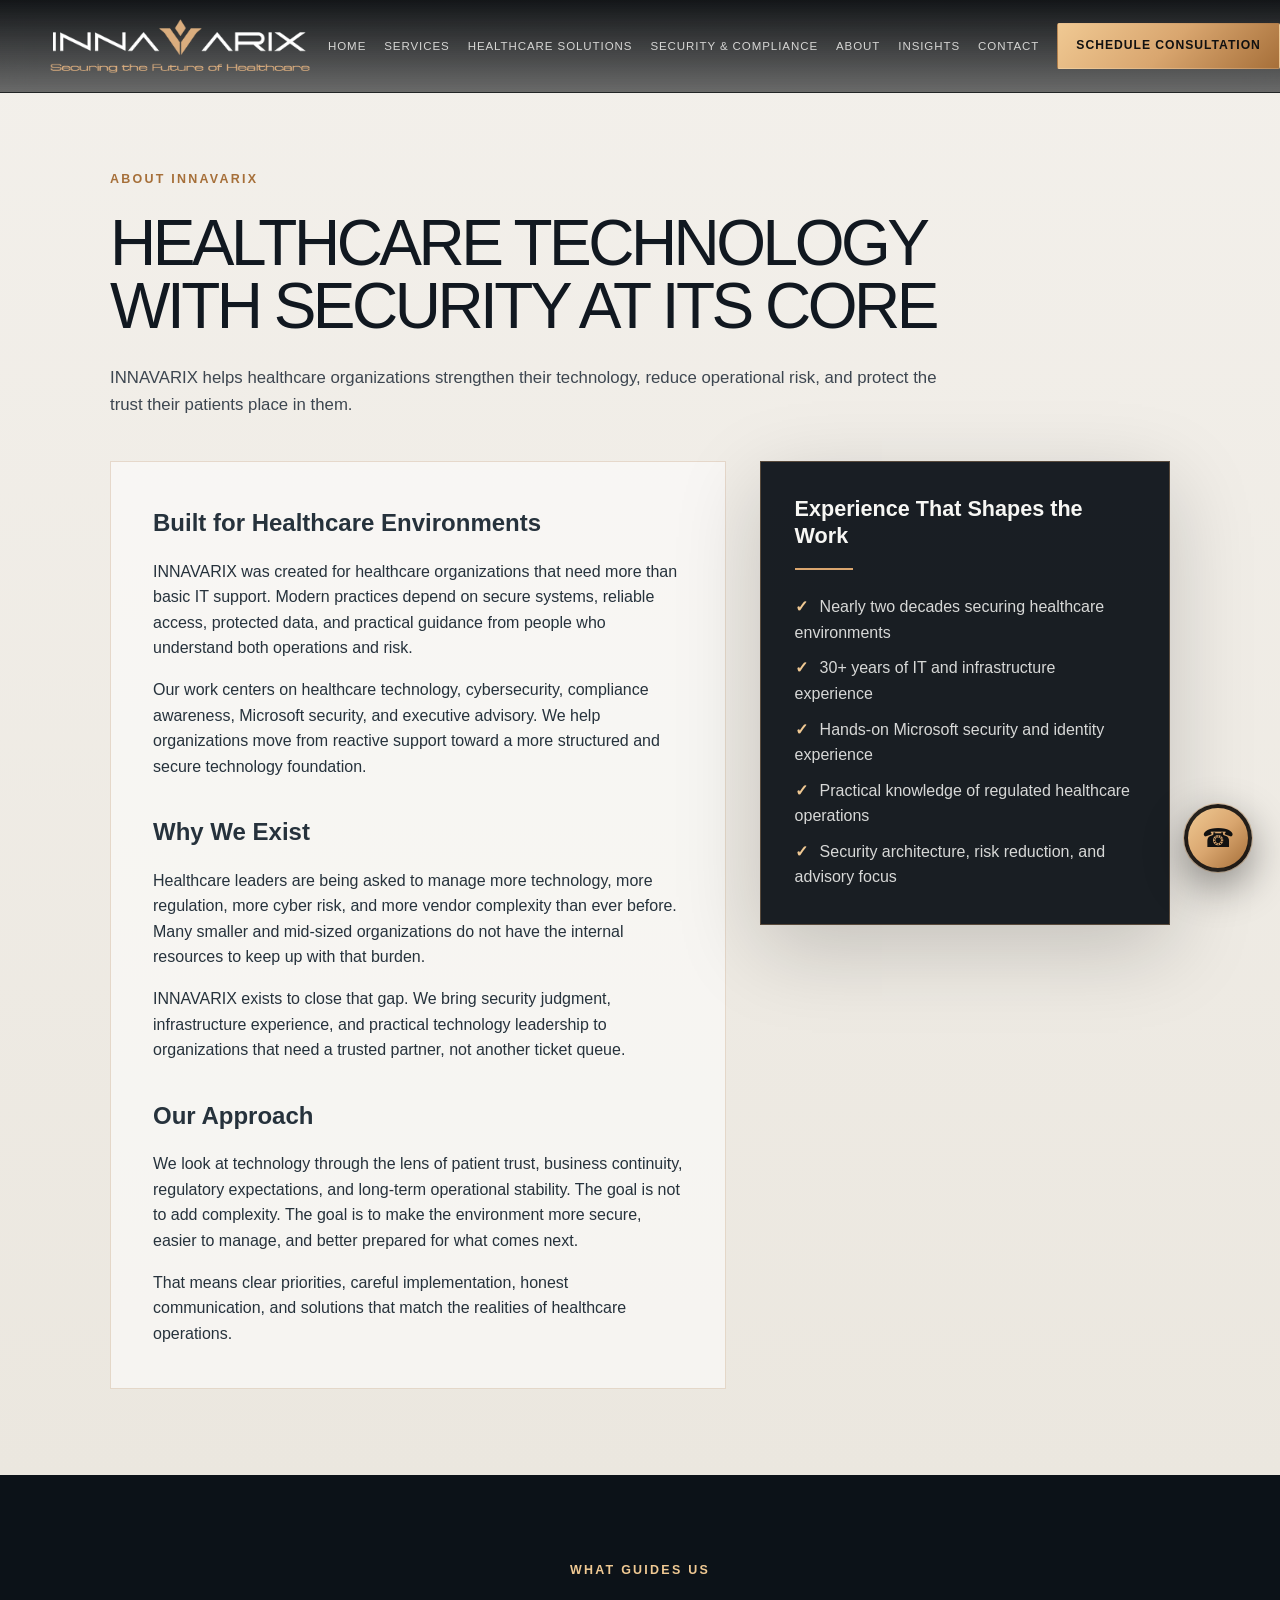
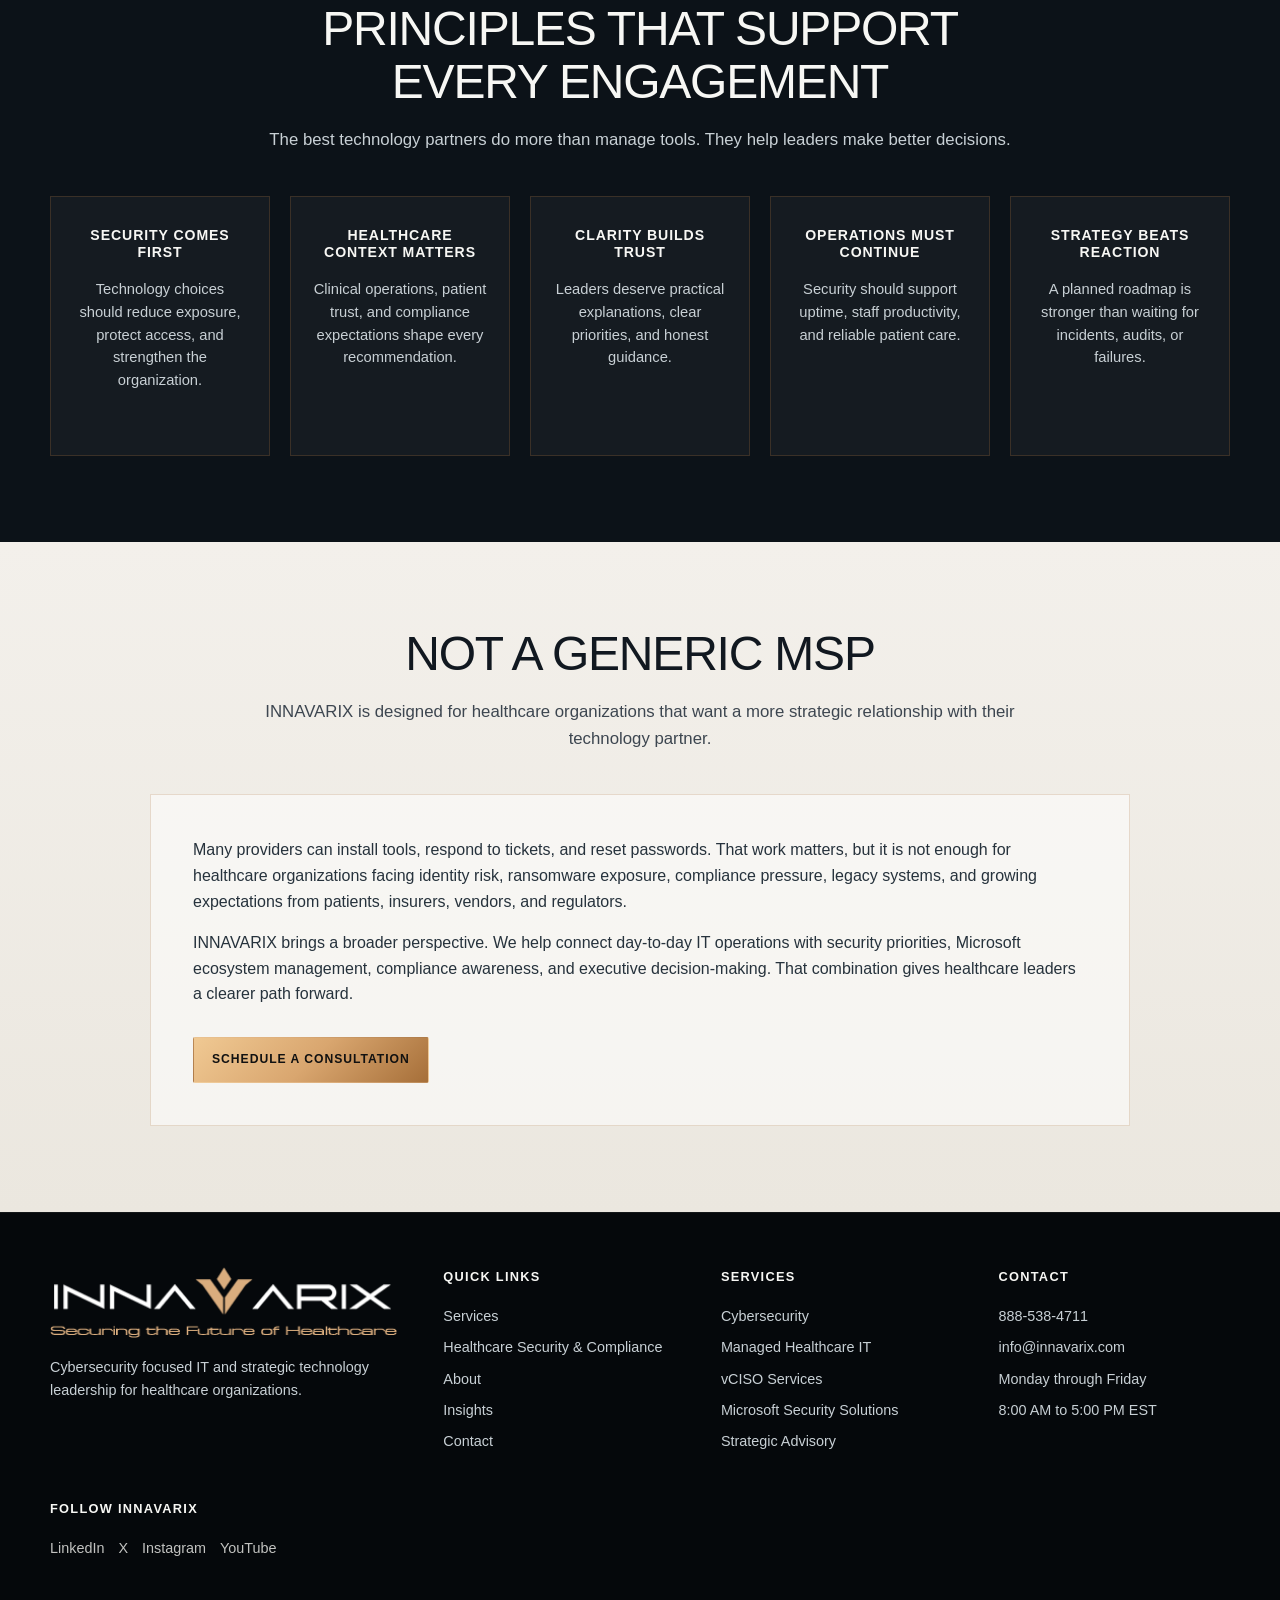
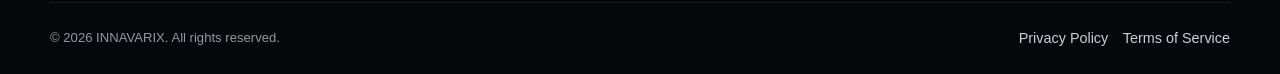
<file: Innavarix/about.html>
<!DOCTYPE html>
<html lang="en">
<head>
  <meta charset="UTF-8" />
  <meta name="viewport" content="width=device-width, initial-scale=1.0" />
  <title>About | INNAVARIX</title>
  <link rel="stylesheet" href="style.css" />
</head>
<body>
  <div class="page">
    <header class="topbar">
      <div class="container nav">
        <a class="brand" href="index.html" aria-label="INNAVARIX home">
          <img src="images/header_logo.png" alt="INNAVARIX" style="width: 100%; max-width: 360px; height: auto; object-fit: contain;" />
        </a>

        <nav class="nav-links" aria-label="Primary navigation">
          <div class="nav-item simple"><a class="nav-link no-arrow" href="index.html">Home</a></div>
          <div class="nav-item simple"><a class="nav-link no-arrow" href="index.html#services">Services</a></div>
          <div class="nav-item simple"><a class="nav-link no-arrow" href="index.html#services">Healthcare Solutions</a></div>
          <div class="nav-item simple"><a class="nav-link no-arrow" href="index.html#security">Security & Compliance</a></div>
          <div class="nav-item simple"><a class="nav-link no-arrow" href="about.html">About</a></div>
          <div class="nav-item simple"><a class="nav-link no-arrow" href="index.html#insights">Insights</a></div>
          <div class="nav-item simple"><a class="nav-link no-arrow" href="index.html#contact">Contact</a></div>
        </nav>

        <div class="nav-actions">
          <a class="button gold" href="booking.html">Schedule Consultation</a>
        </div>

        <button class="mobile-toggle" id="mobileMenuToggle" aria-label="Open menu" aria-expanded="false" aria-controls="mobileMenu">Menu</button>
      </div>

      <nav class="mobile-menu" id="mobileMenu" aria-label="Mobile navigation">
        <a class="mobile-menu-link" href="index.html">Home</a>

        <div class="mobile-accordion">
          <button class="mobile-accordion-trigger" type="button" aria-expanded="false">Services</button>
          <div class="mobile-submenu">
            <a href="index.html#services">Managed Healthcare IT</a>
            <a href="index.html#services">Cybersecurity Services</a>
            <a href="index.html#services">Microsoft Security Solutions</a>
            <a href="index.html#services">vCISO Services</a>
            <a href="index.html#services">Strategic Advisory</a>
          </div>
        </div>

        <div class="mobile-accordion">
          <button class="mobile-accordion-trigger" type="button" aria-expanded="false">Healthcare Solutions</button>
          <div class="mobile-submenu">
            <a href="index.html#services">Dental Practices</a>
            <a href="index.html#services">Outpatient Clinics</a>
            <a href="index.html#services">Specialty Healthcare</a>
            <a href="index.html#services">Multi-Location Healthcare</a>
          </div>
        </div>

        <div class="mobile-accordion">
          <button class="mobile-accordion-trigger" type="button" aria-expanded="false">Security & Compliance</button>
          <div class="mobile-submenu">
            <a href="index.html#security">HIPAA Awareness</a>
            <a href="index.html#security">Identity Security</a>
            <a href="index.html#security">MFA & Conditional Access</a>
            <a href="index.html#security">Vulnerability Management</a>
            <a href="index.html#security">Business Continuity</a>
          </div>
        </div>

        <a class="mobile-menu-link" href="about.html">About</a>
        <a class="mobile-menu-link" href="index.html#insights">Insights</a>
        <a class="mobile-menu-link" href="index.html#contact">Contact</a>
        <a class="button gold mobile-cta" href="booking.html">Schedule Consultation</a>
      </nav>
    </header>

    <main id="top">
      <section class="section light-section" style="padding-top: 170px;">
        <div class="container" style="max-width: 1060px;">
          <div class="section-header" style="text-align: left; margin-left: 0; max-width: 860px;">
            <div class="eyebrow" style="color: var(--gold-dark);">About INNAVARIX</div>
            <h1 style="color: #111820; font-size: clamp(2.5rem, 5vw, 4.8rem);">Healthcare Technology With Security at Its Core</h1>
            <p>INNAVARIX helps healthcare organizations strengthen their technology, reduce operational risk, and protect the trust their patients place in them.</p>
          </div>

          <div style="display: grid; grid-template-columns: 1.2fr 0.8fr; gap: 34px; align-items: start;">
            <div style="background: rgba(255,255,255,0.55); border: 1px solid rgba(166, 111, 57, 0.22); padding: 42px; color: #26323c;">
              <h2>Built for Healthcare Environments</h2>
              <p style="margin-top: 16px;">INNAVARIX was created for healthcare organizations that need more than basic IT support. Modern practices depend on secure systems, reliable access, protected data, and practical guidance from people who understand both operations and risk.</p>

              <p style="margin-top: 16px;">Our work centers on healthcare technology, cybersecurity, compliance awareness, Microsoft security, and executive advisory. We help organizations move from reactive support toward a more structured and secure technology foundation.</p>

              <h2 style="margin-top: 34px;">Why We Exist</h2>
              <p style="margin-top: 16px;">Healthcare leaders are being asked to manage more technology, more regulation, more cyber risk, and more vendor complexity than ever before. Many smaller and mid-sized organizations do not have the internal resources to keep up with that burden.</p>

              <p style="margin-top: 16px;">INNAVARIX exists to close that gap. We bring security judgment, infrastructure experience, and practical technology leadership to organizations that need a trusted partner, not another ticket queue.</p>

              <h2 style="margin-top: 34px;">Our Approach</h2>
              <p style="margin-top: 16px;">We look at technology through the lens of patient trust, business continuity, regulatory expectations, and long-term operational stability. The goal is not to add complexity. The goal is to make the environment more secure, easier to manage, and better prepared for what comes next.</p>

              <p style="margin-top: 16px;">That means clear priorities, careful implementation, honest communication, and solutions that match the realities of healthcare operations.</p>
            </div>

            <aside style="background: rgba(12, 18, 24, 0.94); border: 1px solid var(--line); padding: 34px; color: var(--white); box-shadow: 0 24px 80px rgba(0,0,0,0.18);">
              <h2 style="font-size: 1.35rem; line-height: 1.25;">Experience That Shapes the Work</h2>
              <div class="gold-line" style="margin-top: 18px;"></div>
              <ul class="check-list">
                <li>Nearly two decades securing healthcare environments</li>
                <li>30+ years of IT and infrastructure experience</li>
                <li>Hands-on Microsoft security and identity experience</li>
                <li>Practical knowledge of regulated healthcare operations</li>
                <li>Security architecture, risk reduction, and advisory focus</li>
              </ul>
            </aside>
          </div>
        </div>
      </section>

      <section class="section" style="background: #0c1218;">
        <div class="container">
          <div class="section-header">
            <div class="eyebrow">What Guides Us</div>
            <h2>Principles That Support Every Engagement</h2>
            <p style="color: var(--muted);">The best technology partners do more than manage tools. They help leaders make better decisions.</p>
          </div>

          <div class="services-grid">
            <article class="service-card" style="background: rgba(255,255,255,0.04); color: var(--white);">
              <h3>Security Comes First</h3>
              <p style="color: var(--muted);">Technology choices should reduce exposure, protect access, and strengthen the organization.</p>
            </article>

            <article class="service-card" style="background: rgba(255,255,255,0.04); color: var(--white);">
              <h3>Healthcare Context Matters</h3>
              <p style="color: var(--muted);">Clinical operations, patient trust, and compliance expectations shape every recommendation.</p>
            </article>

            <article class="service-card" style="background: rgba(255,255,255,0.04); color: var(--white);">
              <h3>Clarity Builds Trust</h3>
              <p style="color: var(--muted);">Leaders deserve practical explanations, clear priorities, and honest guidance.</p>
            </article>

            <article class="service-card" style="background: rgba(255,255,255,0.04); color: var(--white);">
              <h3>Operations Must Continue</h3>
              <p style="color: var(--muted);">Security should support uptime, staff productivity, and reliable patient care.</p>
            </article>

            <article class="service-card" style="background: rgba(255,255,255,0.04); color: var(--white);">
              <h3>Strategy Beats Reaction</h3>
              <p style="color: var(--muted);">A planned roadmap is stronger than waiting for incidents, audits, or failures.</p>
            </article>
          </div>
        </div>
      </section>

      <section class="section light-section">
        <div class="container" style="max-width: 980px;">
          <div class="section-header">
            <h2>Not a Generic MSP</h2>
            <p>INNAVARIX is designed for healthcare organizations that want a more strategic relationship with their technology partner.</p>
          </div>

          <div style="background: rgba(255,255,255,0.55); border: 1px solid rgba(166, 111, 57, 0.22); padding: 42px; color: #26323c;">
            <p>Many providers can install tools, respond to tickets, and reset passwords. That work matters, but it is not enough for healthcare organizations facing identity risk, ransomware exposure, compliance pressure, legacy systems, and growing expectations from patients, insurers, vendors, and regulators.</p>

            <p style="margin-top: 16px;">INNAVARIX brings a broader perspective. We help connect day-to-day IT operations with security priorities, Microsoft ecosystem management, compliance awareness, and executive decision-making. That combination gives healthcare leaders a clearer path forward.</p>

            <div style="margin-top: 30px;">
              <a class="button gold" href="booking.html">Schedule a Consultation</a>
            </div>
          </div>
        </div>
      </section>
    </main>

    <footer id="contact" class="footer">
      <div class="container">
        <div class="footer-grid">
          <div>
            <a class="brand" href="index.html" aria-label="INNAVARIX home">
              <img src="images/header_logo.png" alt="INNAVARIX" style="width: 100%; max-width: 360px; height: auto; object-fit: contain;" />
            </a>
            <p style="margin-top: 18px; max-width: 340px;">Cybersecurity focused IT and strategic technology leadership for healthcare organizations.</p>
          </div>

          <div>
            <h4>Quick Links</h4>
            <ul>
              <li><a href="index.html#services">Services</a></li>
              <li><a href="index.html#security">Healthcare Security & Compliance</a></li>
              <li><a href="about.html">About</a></li>
              <li><a href="index.html#insights">Insights</a></li>
              <li><a href="index.html#contact">Contact</a></li>
            </ul>
          </div>

          <div>
            <h4>Services</h4>
            <ul>
              <li>Cybersecurity</li>
              <li>Managed Healthcare IT</li>
              <li>vCISO Services</li>
              <li>Microsoft Security Solutions</li>
              <li>Strategic Advisory</li>
            </ul>
          </div>

          <div>
            <h4>Contact</h4>
            <ul>
              <li><a href="tel:18885384711">888-538-4711</a></li>
              <li><a href="mailto:info@innavarix.com">info@innavarix.com</a></li>
              <li>Monday through Friday</li>
              <li>8:00 AM to 5:00 PM EST</li>
            </ul>
          </div>

          <div>
            <h4>Follow INNAVARIX</h4>
            <div style="display: flex; align-items: center; gap: 14px; margin-top: 12px;">
              <a href="https://www.linkedin.com/company/innavarix/" target="_blank" rel="noopener noreferrer" aria-label="LinkedIn" style="color: rgba(247,247,244,0.78); transition: color 160ms ease;">LinkedIn</a>
              <a href="https://x.com/innavarix" target="_blank" rel="noopener noreferrer" aria-label="X" style="color: rgba(247,247,244,0.78); transition: color 160ms ease;">X</a>
              <a href="https://www.instagram.com/innavarix/" target="_blank" rel="noopener noreferrer" aria-label="Instagram" style="color: rgba(247,247,244,0.78); transition: color 160ms ease;">Instagram</a>
              <a href="https://www.youtube.com/@Innavarix" target="_blank" rel="noopener noreferrer" aria-label="YouTube" style="color: rgba(247,247,244,0.78); transition: color 160ms ease;">YouTube</a>
            </div>
          </div>
        </div>

        <div class="footer-bottom">
          <span>© 2026 INNAVARIX. All rights reserved.</span>
          <span><a href="privacy.html">Privacy Policy</a>&nbsp;&nbsp;&nbsp; <a href="terms.html">Terms of Service</a></span>
        </div>
      </div>
    </footer>

    <a class="floating-call" href="tel:18885384711" aria-label="Call INNAVARIX">☎</a>

    <script>
      const mobileMenuToggle = document.getElementById('mobileMenuToggle');
      const mobileMenu = document.getElementById('mobileMenu');
      const mobileMenuLinks = mobileMenu.querySelectorAll('a');
      const mobileAccordions = mobileMenu.querySelectorAll('.mobile-accordion');
      const mobileAccordionTriggers = mobileMenu.querySelectorAll('.mobile-accordion-trigger');

      mobileMenuToggle.addEventListener('click', () => {
        const isOpen = mobileMenu.classList.toggle('open');
        mobileMenuToggle.setAttribute('aria-expanded', isOpen ? 'true' : 'false');
        mobileMenuToggle.textContent = isOpen ? 'Close' : 'Menu';
      });

      mobileAccordionTriggers.forEach((trigger) => {
        trigger.addEventListener('click', () => {
          const accordion = trigger.closest('.mobile-accordion');
          const isOpen = accordion.classList.contains('open');

          mobileAccordions.forEach((item) => {
            item.classList.remove('open');
            const button = item.querySelector('.mobile-accordion-trigger');
            if (button) button.setAttribute('aria-expanded', 'false');
          });

          if (!isOpen) {
            accordion.classList.add('open');
            trigger.setAttribute('aria-expanded', 'true');
          }
        });
      });

      mobileMenuLinks.forEach((link) => {
        link.addEventListener('click', () => {
          mobileMenu.classList.remove('open');
          mobileMenuToggle.setAttribute('aria-expanded', 'false');
          mobileMenuToggle.textContent = 'Menu';
          mobileAccordions.forEach((item) => {
            item.classList.remove('open');
            const button = item.querySelector('.mobile-accordion-trigger');
            if (button) button.setAttribute('aria-expanded', 'false');
          });
        });
      });
    </script>
  </div>
</body>
</html>
</file>
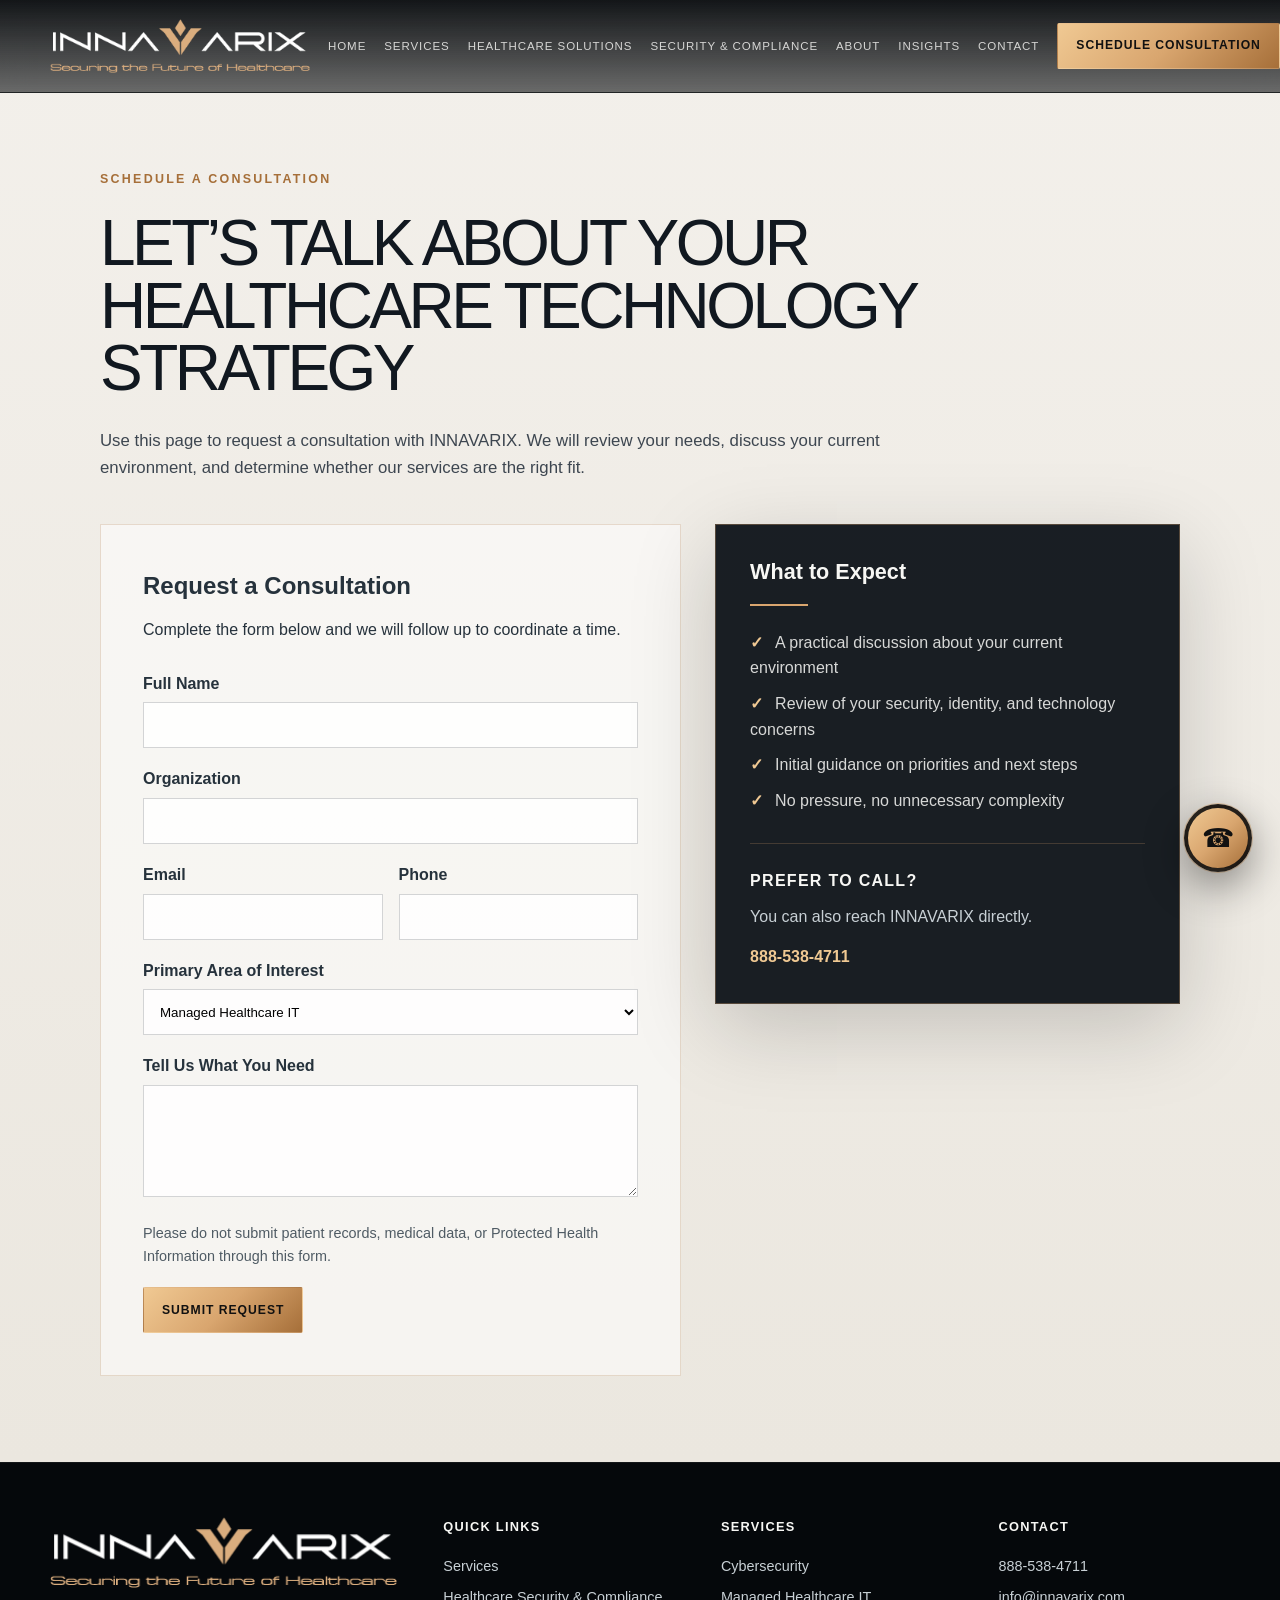
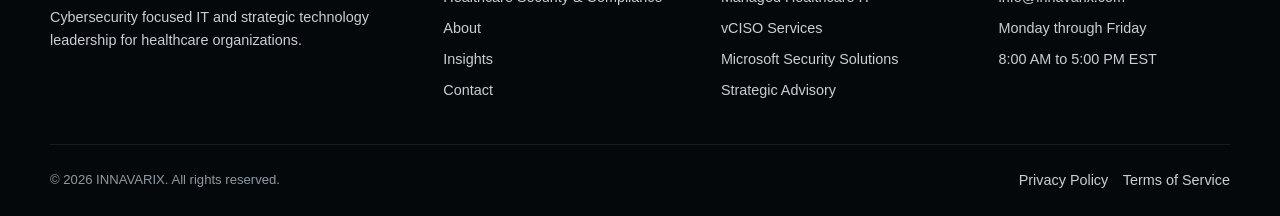
<file: Innavarix/booking.html>
<!DOCTYPE html>
<html lang="en">
<head>
  <meta charset="UTF-8" />
  <meta name="viewport" content="width=device-width, initial-scale=1.0" />
  <title>Schedule a Consultation | INNAVARIX</title>
  <link rel="stylesheet" href="style.css" />
</head>
<body>
  <div class="page">
    <header class="topbar">
      <div class="container nav">
        <a class="brand" href="index.html" aria-label="INNAVARIX home">
          <img src="images/header_logo.png" alt="INNAVARIX" style="width: 100%; max-width: 360px; height: auto; object-fit: contain;" />
        </a>

        <nav class="nav-links" aria-label="Primary navigation">
          <div class="nav-item simple"><a class="nav-link no-arrow" href="index.html">Home</a></div>
          <div class="nav-item simple"><a class="nav-link no-arrow" href="index.html#services">Services</a></div>
          <div class="nav-item simple"><a class="nav-link no-arrow" href="index.html#services">Healthcare Solutions</a></div>
          <div class="nav-item simple"><a class="nav-link no-arrow" href="index.html#security">Security & Compliance</a></div>
          <div class="nav-item simple"><a class="nav-link no-arrow" href="about.html">About</a></div>
          <div class="nav-item simple"><a class="nav-link no-arrow" href="index.html#insights">Insights</a></div>
          <div class="nav-item simple"><a class="nav-link no-arrow" href="index.html#contact">Contact</a></div>
        </nav>

        <div class="nav-actions">
          <a class="button gold" href="booking.html">Schedule Consultation</a>
        </div>

        <button class="mobile-toggle" id="mobileMenuToggle" aria-label="Open menu" aria-expanded="false" aria-controls="mobileMenu">Menu</button>
      </div>

      <nav class="mobile-menu" id="mobileMenu" aria-label="Mobile navigation">
        <a class="mobile-menu-link" href="index.html">Home</a>

        <div class="mobile-accordion">
          <button class="mobile-accordion-trigger" type="button" aria-expanded="false">Services</button>
          <div class="mobile-submenu">
            <a href="index.html#services">Managed Healthcare IT</a>
            <a href="index.html#services">Cybersecurity Services</a>
            <a href="index.html#services">Microsoft Security Solutions</a>
            <a href="index.html#services">vCISO Services</a>
            <a href="index.html#services">Strategic Advisory</a>
          </div>
        </div>

        <div class="mobile-accordion">
          <button class="mobile-accordion-trigger" type="button" aria-expanded="false">Healthcare Solutions</button>
          <div class="mobile-submenu">
            <a href="index.html#services">Dental Practices</a>
            <a href="index.html#services">Outpatient Clinics</a>
            <a href="index.html#services">Specialty Healthcare</a>
            <a href="index.html#services">Multi-Location Healthcare</a>
          </div>
        </div>

        <div class="mobile-accordion">
          <button class="mobile-accordion-trigger" type="button" aria-expanded="false">Security & Compliance</button>
          <div class="mobile-submenu">
            <a href="index.html#security">HIPAA Awareness</a>
            <a href="index.html#security">Identity Security</a>
            <a href="index.html#security">MFA & Conditional Access</a>
            <a href="index.html#security">Vulnerability Management</a>
            <a href="index.html#security">Business Continuity</a>
          </div>
        </div>

        <a class="mobile-menu-link" href="about.html">About</a>
        <a class="mobile-menu-link" href="index.html#insights">Insights</a>
        <a class="mobile-menu-link" href="index.html#contact">Contact</a>
        <a class="button gold mobile-cta" href="booking.html">Schedule Consultation</a>
      </nav>
    </header>

    <main id="top">
      <section class="section light-section" style="padding-top: 170px;">
        <div class="container" style="max-width: 1080px;">
          <div class="section-header" style="text-align: left; margin-left: 0; max-width: 850px;">
            <div class="eyebrow" style="color: var(--gold-dark);">Schedule a Consultation</div>
            <h1 style="color: #111820; font-size: clamp(2.5rem, 5vw, 4.8rem);">Let’s Talk About Your Healthcare Technology Strategy</h1>
            <p>Use this page to request a consultation with INNAVARIX. We will review your needs, discuss your current environment, and determine whether our services are the right fit.</p>
          </div>

          <div style="display: grid; grid-template-columns: 1fr 0.8fr; gap: 34px; align-items: start;">
            <div style="background: rgba(255,255,255,0.55); border: 1px solid rgba(166, 111, 57, 0.22); padding: 42px; color: #26323c;">
              <h2>Request a Consultation</h2>
              <p style="margin-top: 12px;">Complete the form below and we will follow up to coordinate a time.</p>

              <form action="https://formspree.io/f/mzdokqla" method="POST" style="margin-top: 28px; display: grid; gap: 18px;">
                <div>
                  <label for="name" style="display: block; font-weight: 700; margin-bottom: 6px;">Full Name</label>
                  <input id="name" name="name" type="text" required style="width: 100%; min-height: 46px; padding: 10px 12px; border: 1px solid rgba(17,24,32,0.18); background: rgba(255,255,255,0.85);" />
                </div>

                <div>
                  <label for="organization" style="display: block; font-weight: 700; margin-bottom: 6px;">Organization</label>
                  <input id="organization" name="organization" type="text" required style="width: 100%; min-height: 46px; padding: 10px 12px; border: 1px solid rgba(17,24,32,0.18); background: rgba(255,255,255,0.85);" />
                </div>

                <div style="display: grid; grid-template-columns: 1fr 1fr; gap: 16px;">
                  <div>
                    <label for="email" style="display: block; font-weight: 700; margin-bottom: 6px;">Email</label>
                    <input id="email" name="email" type="email" required style="width: 100%; min-height: 46px; padding: 10px 12px; border: 1px solid rgba(17,24,32,0.18); background: rgba(255,255,255,0.85);" />
                  </div>

                  <div>
                    <label for="phone" style="display: block; font-weight: 700; margin-bottom: 6px;">Phone</label>
                    <input id="phone" name="phone" type="tel" style="width: 100%; min-height: 46px; padding: 10px 12px; border: 1px solid rgba(17,24,32,0.18); background: rgba(255,255,255,0.85);" />
                  </div>
                </div>

                <div>
                  <label for="interest" style="display: block; font-weight: 700; margin-bottom: 6px;">Primary Area of Interest</label>
                  <select id="interest" name="interest" style="width: 100%; min-height: 46px; padding: 10px 12px; border: 1px solid rgba(17,24,32,0.18); background: rgba(255,255,255,0.85);">
                    <option>Managed Healthcare IT</option>
                    <option>Cybersecurity Services</option>
                    <option>Microsoft Security Solutions</option>
                    <option>vCISO Services</option>
                    <option>Compliance & Risk Guidance</option>
                    <option>Not Sure Yet</option>
                  </select>
                </div>

                <div>
                  <label for="message" style="display: block; font-weight: 700; margin-bottom: 6px;">Tell Us What You Need</label>
                  <textarea id="message" name="message" rows="6" style="width: 100%; padding: 10px 12px; border: 1px solid rgba(17,24,32,0.18); background: rgba(255,255,255,0.85); resize: vertical;"></textarea>
                </div>

                <p style="font-size: 0.9rem; color: #4f5b64;">Please do not submit patient records, medical data, or Protected Health Information through this form.</p>

                <button class="button gold" type="submit" style="width: fit-content;">Submit Request</button>
              </form>
            </div>

            <aside style="background: rgba(12, 18, 24, 0.94); border: 1px solid var(--line); padding: 34px; color: var(--white); box-shadow: 0 24px 80px rgba(0,0,0,0.18);">
              <h2 style="font-size: 1.35rem; line-height: 1.25;">What to Expect</h2>
              <div class="gold-line" style="margin-top: 18px;"></div>
              <ul class="check-list">
                <li>A practical discussion about your current environment</li>
                <li>Review of your security, identity, and technology concerns</li>
                <li>Initial guidance on priorities and next steps</li>
                <li>No pressure, no unnecessary complexity</li>
              </ul>

              <div style="margin-top: 30px; padding-top: 24px; border-top: 1px solid rgba(217,166,111,0.22);">
                <h3 style="font-size: 1rem; text-transform: uppercase; letter-spacing: 0.08em;">Prefer to Call?</h3>
                <p style="margin-top: 10px; color: var(--muted);">You can also reach INNAVARIX directly.</p>
                <p style="margin-top: 14px;"><a href="tel:18885384711" style="color: var(--gold-soft); font-weight: 700;">888-538-4711</a></p>
              </div>
            </aside>
          </div>
        </div>
      </section>
    </main>

    <footer id="contact" class="footer">
      <div class="container">
        <div class="footer-grid">
          <div>
            <a class="brand" href="index.html" aria-label="INNAVARIX home">
              <img src="images/header_logo.png" alt="INNAVARIX" style="width: 100%; max-width: 360px; height: auto; object-fit: contain;" />
            </a>
            <p style="margin-top: 18px; max-width: 340px;">Cybersecurity focused IT and strategic technology leadership for healthcare organizations.</p>
          </div>

          <div>
            <h4>Quick Links</h4>
            <ul>
              <li><a href="index.html#services">Services</a></li>
              <li><a href="index.html#security">Healthcare Security & Compliance</a></li>
              <li><a href="about.html">About</a></li>
              <li><a href="index.html#insights">Insights</a></li>
              <li><a href="index.html#contact">Contact</a></li>
            </ul>
          </div>

          <div>
            <h4>Services</h4>
            <ul>
              <li>Cybersecurity</li>
              <li>Managed Healthcare IT</li>
              <li>vCISO Services</li>
              <li>Microsoft Security Solutions</li>
              <li>Strategic Advisory</li>
            </ul>
          </div>

          <div>
            <h4>Contact</h4>
            <ul>
              <li><a href="tel:18885384711">888-538-4711</a></li>
              <li><a href="mailto:info@innavarix.com">info@innavarix.com</a></li>
              <li>Monday through Friday</li>
              <li>8:00 AM to 5:00 PM EST</li>
            </ul>
          </div>
        </div>

        <div class="footer-bottom">
          <span>© 2026 INNAVARIX. All rights reserved.</span>
          <span><a href="privacy.html">Privacy Policy</a>&nbsp;&nbsp;&nbsp; <a href="terms.html">Terms of Service</a></span>
        </div>
      </div>
    </footer>

    <a class="floating-call" href="tel:18885384711" aria-label="Call INNAVARIX">☎</a>

    <script>
      const mobileMenuToggle = document.getElementById('mobileMenuToggle');
      const mobileMenu = document.getElementById('mobileMenu');
      const mobileMenuLinks = mobileMenu.querySelectorAll('a');
      const mobileAccordions = mobileMenu.querySelectorAll('.mobile-accordion');
      const mobileAccordionTriggers = mobileMenu.querySelectorAll('.mobile-accordion-trigger');

      mobileMenuToggle.addEventListener('click', () => {
        const isOpen = mobileMenu.classList.toggle('open');
        mobileMenuToggle.setAttribute('aria-expanded', isOpen ? 'true' : 'false');
        mobileMenuToggle.textContent = isOpen ? 'Close' : 'Menu';
      });

      mobileAccordionTriggers.forEach((trigger) => {
        trigger.addEventListener('click', () => {
          const accordion = trigger.closest('.mobile-accordion');
          const isOpen = accordion.classList.contains('open');

          mobileAccordions.forEach((item) => {
            item.classList.remove('open');
            const button = item.querySelector('.mobile-accordion-trigger');
            if (button) button.setAttribute('aria-expanded', 'false');
          });

          if (!isOpen) {
            accordion.classList.add('open');
            trigger.setAttribute('aria-expanded', 'true');
          }
        });
      });

      mobileMenuLinks.forEach((link) => {
        link.addEventListener('click', () => {
          mobileMenu.classList.remove('open');
          mobileMenuToggle.setAttribute('aria-expanded', 'false');
          mobileMenuToggle.textContent = 'Menu';
          mobileAccordions.forEach((item) => {
            item.classList.remove('open');
            const button = item.querySelector('.mobile-accordion-trigger');
            if (button) button.setAttribute('aria-expanded', 'false');
          });
        });
      });
    </script>
  </div>
</body>
</html>
</file>
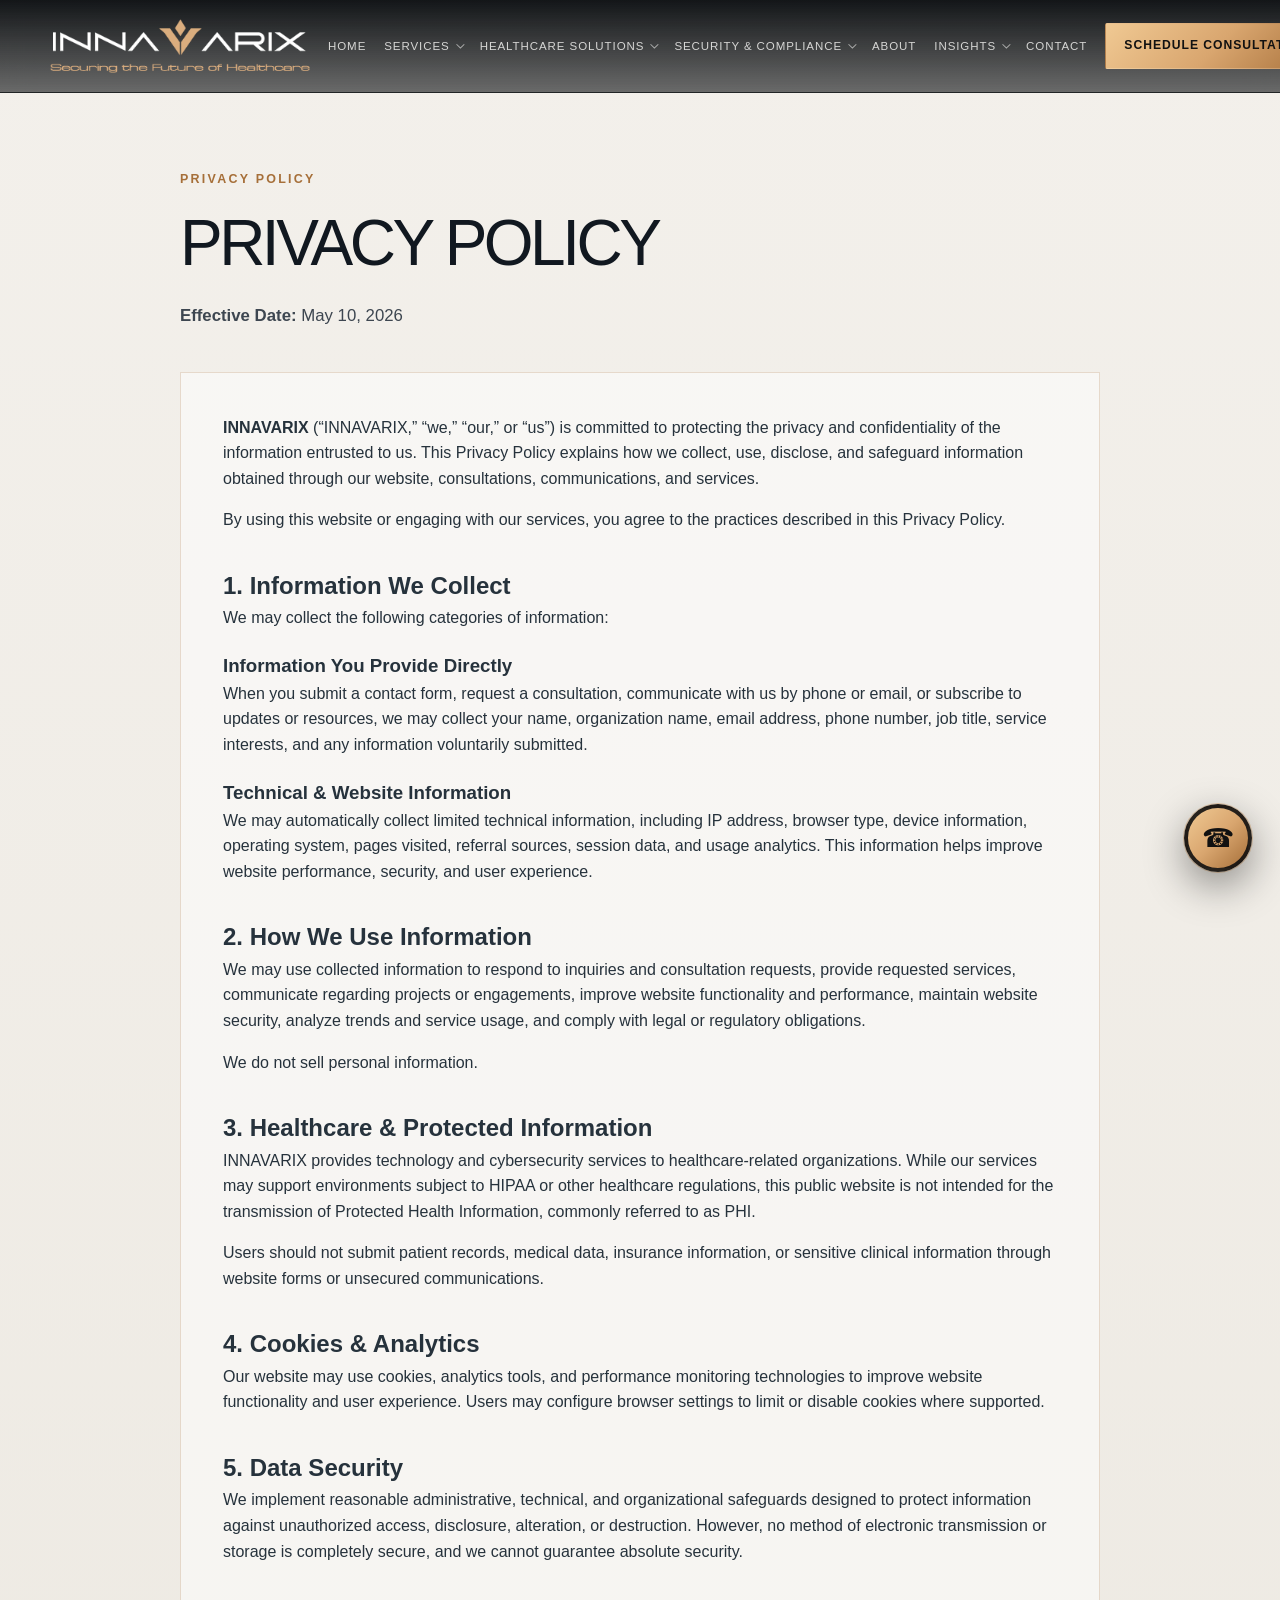
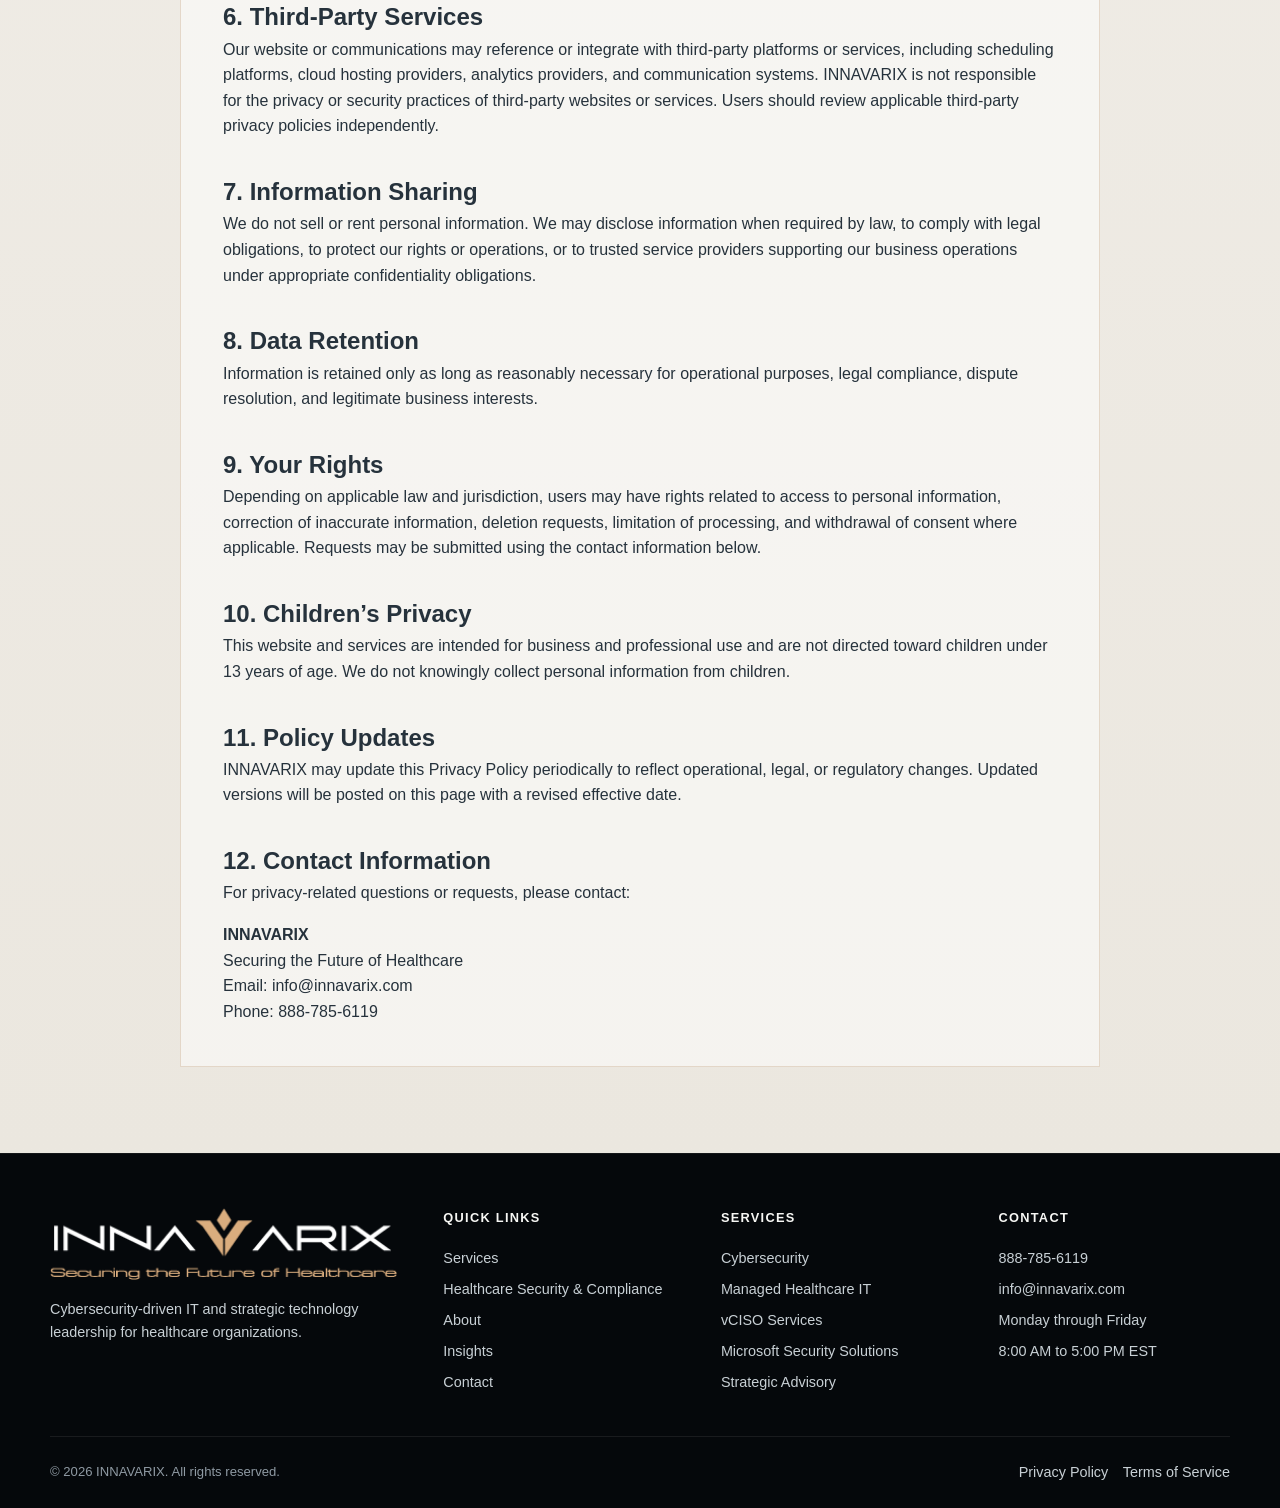
<file: Innavarix/privacy.html>
<!DOCTYPE html>
<html lang="en">
<head>
  <meta charset="UTF-8" />
  <meta name="viewport" content="width=device-width, initial-scale=1.0" />
  <title>Privacy Policy | INNAVARIX</title>
  <link rel="stylesheet" href="style.css" />
</head>
<body>
  <div class="page">
    <header class="topbar">
      <div class="container nav">
        <a class="brand" href="index.html" aria-label="INNAVARIX home">
          <img src="images/header_logo.png" alt="INNAVARIX" style="width: 100%; max-width: 360px; height: auto; object-fit: contain;" />
        </a>

        <nav class="nav-links" aria-label="Primary navigation">
          <div class="nav-item simple"><a class="nav-link no-arrow" href="index.html">Home</a></div>

          <div class="nav-item">
            <a class="nav-link" href="index.html#services">Services</a>
            <div class="mega-menu" role="menu" aria-label="Services menu">
              <div class="mega-grid">
                <div class="mega-column">
                  <h3>Managed Healthcare IT</h3>
                  <p>Operational support for secure, reliable healthcare environments.</p>
                  <a href="index.html#services">Infrastructure Management</a>
                  <a href="index.html#services">Help Desk & Support</a>
                  <a href="index.html#services">Microsoft 365 Management</a>
                  <a href="index.html#services">Endpoint Management</a>
                </div>
                <div class="mega-column">
                  <h3>Cybersecurity Services</h3>
                  <p>Security operations designed to reduce risk and protect continuity.</p>
                  <a href="index.html#services">Endpoint Security</a>
                  <a href="index.html#services">Threat Detection</a>
                  <a href="index.html#services">Vulnerability Management</a>
                  <a href="index.html#services">Email Security</a>
                </div>
                <div class="mega-column">
                  <h3>Microsoft Security</h3>
                  <p>Identity, endpoint, and cloud controls across the Microsoft ecosystem.</p>
                  <a href="index.html#services">Microsoft Entra ID</a>
                  <a href="index.html#services">Microsoft Intune</a>
                  <a href="index.html#services">Microsoft Defender</a>
                  <a href="index.html#services">Conditional Access</a>
                </div>
                <div class="mega-column">
                  <h3>Strategic Advisory</h3>
                  <p>Executive security guidance for healthcare leadership teams.</p>
                  <a href="index.html#services">vCISO Services</a>
                  <a href="index.html#services">Risk Assessments</a>
                  <a href="index.html#services">Security Roadmaps</a>
                  <a href="index.html#services">Compliance Guidance</a>
                </div>
              </div>
            </div>
          </div>

          <div class="nav-item">
            <a class="nav-link" href="index.html#services">Healthcare Solutions</a>
            <div class="mega-menu" role="menu" aria-label="Healthcare solutions menu">
              <div class="mega-grid">
                <div class="mega-column">
                  <h3>Practice Types</h3>
                  <p>Focused support for healthcare organizations with operational risk.</p>
                  <a href="index.html#services">Dental Practices</a>
                  <a href="index.html#services">Outpatient Clinics</a>
                  <a href="index.html#services">Specialty Healthcare</a>
                  <a href="index.html#services">Behavioral Health</a>
                </div>
                <div class="mega-column">
                  <h3>Operating Models</h3>
                  <p>Technology leadership for growing and distributed organizations.</p>
                  <a href="index.html#services">Multi-Location Practices</a>
                  <a href="index.html#services">Executive Healthcare Groups</a>
                  <a href="index.html#services">Ambulatory Services</a>
                  <a href="index.html#services">Healthcare Administration</a>
                </div>
                <div class="mega-column">
                  <h3>Healthcare Challenges</h3>
                  <p>Practical solutions for security, workflow, and compliance pressure.</p>
                  <a href="index.html#security">Patient Data Protection</a>
                  <a href="index.html#security">Secure Remote Access</a>
                  <a href="index.html#security">Legacy Modernization</a>
                  <a href="index.html#security">Clinical Uptime</a>
                </div>
                <div class="mega-column">
                  <h3>Technology Focus</h3>
                  <p>Secure foundations for modern healthcare operations.</p>
                  <a href="index.html#services">Identity Security</a>
                  <a href="index.html#services">Endpoint Visibility</a>
                  <a href="index.html#services">Cloud Modernization</a>
                  <a href="index.html#services">Vendor Coordination</a>
                </div>
              </div>
            </div>
          </div>

          <div class="nav-item">
            <a class="nav-link" href="index.html#security">Security & Compliance</a>
            <div class="mega-menu" role="menu" aria-label="Security and compliance menu">
              <div class="mega-grid">
                <div class="mega-column">
                  <h3>Compliance Alignment</h3>
                  <p>Security-first operations designed for regulated healthcare environments.</p>
                  <a href="index.html#security">HIPAA Awareness</a>
                  <a href="index.html#security">HITECH Considerations</a>
                  <a href="index.html#security">NIST CSF 2.0 Alignment</a>
                  <a href="index.html#security">Policy Documentation</a>
                </div>
                <div class="mega-column">
                  <h3>Identity Protection</h3>
                  <p>Access controls that reduce account compromise and privilege risk.</p>
                  <a href="index.html#security">MFA Strategy</a>
                  <a href="index.html#security">Conditional Access</a>
                  <a href="index.html#security">Least Privilege</a>
                  <a href="index.html#security">Entra ID Governance</a>
                </div>
                <div class="mega-column">
                  <h3>Security Operations</h3>
                  <p>Visibility, monitoring, and risk reduction across endpoints and users.</p>
                  <a href="index.html#security">Endpoint Security</a>
                  <a href="index.html#security">Vulnerability Management</a>
                  <a href="index.html#security">Email Protection</a>
                  <a href="index.html#security">Threat Visibility</a>
                </div>
                <div class="mega-column">
                  <h3>Resilience</h3>
                  <p>Preparedness for disruption, recovery, and operational continuity.</p>
                  <a href="index.html#security">Business Continuity</a>
                  <a href="index.html#security">Backup Strategy</a>
                  <a href="index.html#security">Incident Readiness</a>
                  <a href="index.html#security">Risk Reduction</a>
                </div>
              </div>
            </div>
          </div>

          <div class="nav-item simple"><a class="nav-link no-arrow" href="about.html">About</a></div>

          <div class="nav-item">
            <a class="nav-link" href="index.html#insights">Insights</a>
            <div class="mega-menu" role="menu" aria-label="Insights menu">
              <div class="mega-grid">
                <div class="mega-column">
                  <h3>Healthcare Security</h3>
                  <p>Guidance for protecting patient trust and clinical operations.</p>
                  <a href="index.html#insights">Healthcare Cybersecurity</a>
                  <a href="index.html#insights">Ransomware Preparedness</a>
                  <a href="index.html#insights">Identity Protection</a>
                  <a href="index.html#insights">Endpoint Security</a>
                </div>
                <div class="mega-column">
                  <h3>Compliance Resources</h3>
                  <p>Practical context for healthcare security and compliance planning.</p>
                  <a href="index.html#insights">HIPAA Security Topics</a>
                  <a href="index.html#insights">Risk Management</a>
                  <a href="index.html#insights">Policy Guidance</a>
                  <a href="index.html#insights">Security Assessments</a>
                </div>
                <div class="mega-column">
                  <h3>Microsoft Security</h3>
                  <p>Identity, endpoint, and cloud security insights.</p>
                  <a href="index.html#insights">Microsoft 365 Security</a>
                  <a href="index.html#insights">Intune Guidance</a>
                  <a href="index.html#insights">Defender Guidance</a>
                  <a href="index.html#insights">Conditional Access</a>
                </div>
                <div class="mega-column">
                  <h3>Executive Guidance</h3>
                  <p>Security leadership topics for decision makers.</p>
                  <a href="index.html#insights">vCISO Topics</a>
                  <a href="index.html#insights">Security Roadmaps</a>
                  <a href="index.html#insights">Budget Planning</a>
                  <a href="index.html#insights">Vendor Risk</a>
                </div>
              </div>
            </div>
          </div>

          <div class="nav-item simple"><a class="nav-link no-arrow" href="index.html#contact">Contact</a></div>
        </nav>

        <div class="nav-actions">
          <a class="button gold" href="booking.html">Schedule Consultation</a>
        </div>

        <button class="mobile-toggle" id="mobileMenuToggle" aria-label="Open menu" aria-expanded="false" aria-controls="mobileMenu">Menu</button>
      </div>

      <nav class="mobile-menu" id="mobileMenu" aria-label="Mobile navigation">
        <a class="mobile-menu-link" href="index.html">Home</a>

        <div class="mobile-accordion">
          <button class="mobile-accordion-trigger" type="button" aria-expanded="false">Services</button>
          <div class="mobile-submenu">
            <a href="index.html#services">Managed Healthcare IT</a>
            <a href="index.html#services">Cybersecurity Services</a>
            <a href="index.html#services">Microsoft Security Solutions</a>
            <a href="index.html#services">vCISO Services</a>
            <a href="index.html#services">Strategic Advisory</a>
          </div>
        </div>

        <div class="mobile-accordion">
          <button class="mobile-accordion-trigger" type="button" aria-expanded="false">Healthcare Solutions</button>
          <div class="mobile-submenu">
            <a href="index.html#services">Dental Practices</a>
            <a href="index.html#services">Outpatient Clinics</a>
            <a href="index.html#services">Specialty Healthcare</a>
            <a href="index.html#services">Multi-Location Healthcare</a>
            <a href="index.html#services">Secure Modernization</a>
          </div>
        </div>

        <div class="mobile-accordion">
          <button class="mobile-accordion-trigger" type="button" aria-expanded="false">Security & Compliance</button>
          <div class="mobile-submenu">
            <a href="index.html#security">HIPAA Awareness</a>
            <a href="index.html#security">HITECH Considerations</a>
            <a href="index.html#security">Identity Security</a>
            <a href="index.html#security">MFA & Conditional Access</a>
            <a href="index.html#security">Vulnerability Management</a>
            <a href="index.html#security">Business Continuity</a>
          </div>
        </div>

        <a class="mobile-menu-link" href="about.html">About</a>

        <div class="mobile-accordion">
          <button class="mobile-accordion-trigger" type="button" aria-expanded="false">Insights</button>
          <div class="mobile-submenu">
            <a href="index.html#insights">Healthcare Security</a>
            <a href="index.html#insights">Microsoft Security</a>
            <a href="index.html#insights">Compliance Resources</a>
            <a href="index.html#insights">Executive Guidance</a>
          </div>
        </div>

        <a class="mobile-menu-link" href="index.html#contact">Contact</a>
        <a class="button gold mobile-cta" href="booking.html">Schedule Consultation</a>
      </nav>
    </header>

    <main id="top">
      <section class="section light-section" style="padding-top: 170px;">
        <div class="container" style="max-width: 920px;">
          <div class="section-header" style="text-align: left; margin-left: 0;">
            <div class="eyebrow" style="color: var(--gold-dark);">Privacy Policy</div>
            <h1 style="color: #111820; font-size: clamp(2.5rem, 5vw, 4.5rem);">Privacy Policy</h1>
            <p><strong>Effective Date:</strong> May 10, 2026</p>
          </div>

          <div style="background: rgba(255,255,255,0.52); border: 1px solid rgba(166, 111, 57, 0.22); padding: 42px; color: #26323c;">
            <p><strong>INNAVARIX</strong> (“INNAVARIX,” “we,” “our,” or “us”) is committed to protecting the privacy and confidentiality of the information entrusted to us. This Privacy Policy explains how we collect, use, disclose, and safeguard information obtained through our website, consultations, communications, and services.</p>

            <p style="margin-top: 16px;">By using this website or engaging with our services, you agree to the practices described in this Privacy Policy.</p>

            <h2 style="margin-top: 34px;">1. Information We Collect</h2>
            <p>We may collect the following categories of information:</p>

            <h3 style="margin-top: 20px;">Information You Provide Directly</h3>
            <p>When you submit a contact form, request a consultation, communicate with us by phone or email, or subscribe to updates or resources, we may collect your name, organization name, email address, phone number, job title, service interests, and any information voluntarily submitted.</p>

            <h3 style="margin-top: 20px;">Technical & Website Information</h3>
            <p>We may automatically collect limited technical information, including IP address, browser type, device information, operating system, pages visited, referral sources, session data, and usage analytics. This information helps improve website performance, security, and user experience.</p>

            <h2 style="margin-top: 34px;">2. How We Use Information</h2>
            <p>We may use collected information to respond to inquiries and consultation requests, provide requested services, communicate regarding projects or engagements, improve website functionality and performance, maintain website security, analyze trends and service usage, and comply with legal or regulatory obligations.</p>
            <p style="margin-top: 16px;">We do not sell personal information.</p>

            <h2 style="margin-top: 34px;">3. Healthcare & Protected Information</h2>
            <p>INNAVARIX provides technology and cybersecurity services to healthcare-related organizations. While our services may support environments subject to HIPAA or other healthcare regulations, this public website is not intended for the transmission of Protected Health Information, commonly referred to as PHI.</p>
            <p style="margin-top: 16px;">Users should not submit patient records, medical data, insurance information, or sensitive clinical information through website forms or unsecured communications.</p>

            <h2 style="margin-top: 34px;">4. Cookies & Analytics</h2>
            <p>Our website may use cookies, analytics tools, and performance monitoring technologies to improve website functionality and user experience. Users may configure browser settings to limit or disable cookies where supported.</p>

            <h2 style="margin-top: 34px;">5. Data Security</h2>
            <p>We implement reasonable administrative, technical, and organizational safeguards designed to protect information against unauthorized access, disclosure, alteration, or destruction. However, no method of electronic transmission or storage is completely secure, and we cannot guarantee absolute security.</p>

            <h2 style="margin-top: 34px;">6. Third-Party Services</h2>
            <p>Our website or communications may reference or integrate with third-party platforms or services, including scheduling platforms, cloud hosting providers, analytics providers, and communication systems. INNAVARIX is not responsible for the privacy or security practices of third-party websites or services. Users should review applicable third-party privacy policies independently.</p>

            <h2 style="margin-top: 34px;">7. Information Sharing</h2>
            <p>We do not sell or rent personal information. We may disclose information when required by law, to comply with legal obligations, to protect our rights or operations, or to trusted service providers supporting our business operations under appropriate confidentiality obligations.</p>

            <h2 style="margin-top: 34px;">8. Data Retention</h2>
            <p>Information is retained only as long as reasonably necessary for operational purposes, legal compliance, dispute resolution, and legitimate business interests.</p>

            <h2 style="margin-top: 34px;">9. Your Rights</h2>
            <p>Depending on applicable law and jurisdiction, users may have rights related to access to personal information, correction of inaccurate information, deletion requests, limitation of processing, and withdrawal of consent where applicable. Requests may be submitted using the contact information below.</p>

            <h2 style="margin-top: 34px;">10. Children’s Privacy</h2>
            <p>This website and services are intended for business and professional use and are not directed toward children under 13 years of age. We do not knowingly collect personal information from children.</p>

            <h2 style="margin-top: 34px;">11. Policy Updates</h2>
            <p>INNAVARIX may update this Privacy Policy periodically to reflect operational, legal, or regulatory changes. Updated versions will be posted on this page with a revised effective date.</p>

            <h2 style="margin-top: 34px;">12. Contact Information</h2>
            <p>For privacy-related questions or requests, please contact:</p>
            <p style="margin-top: 16px;"><strong>INNAVARIX</strong><br>Securing the Future of Healthcare<br>Email: <a href="mailto:info@innavarix.com">info@innavarix.com</a><br>Phone: <a href="tel:18887856119">888-785-6119</a></p>
          </div>
        </div>
      </section>
    </main>

    <footer id="contact" class="footer">
      <div class="container">
        <div class="footer-grid">
          <div>
            <a class="brand" href="index.html" aria-label="INNAVARIX home">
              <img src="images/header_logo.png" alt="INNAVARIX" style="width: 100%; max-width: 360px; height: auto; object-fit: contain;" />
            </a>
            <p style="margin-top: 18px; max-width: 340px;">Cybersecurity-driven IT and strategic technology leadership for healthcare organizations.</p>
          </div>

          <div>
            <h4>Quick Links</h4>
            <ul>
              <li><a href="index.html#services">Services</a></li>
              <li><a href="index.html#security">Healthcare Security & Compliance</a></li>
              <li><a href="about.html">About</a></li>
              <li><a href="index.html#insights">Insights</a></li>
              <li><a href="index.html#contact">Contact</a></li>
            </ul>
          </div>

          <div>
            <h4>Services</h4>
            <ul>
              <li>Cybersecurity</li>
              <li>Managed Healthcare IT</li>
              <li>vCISO Services</li>
              <li>Microsoft Security Solutions</li>
              <li>Strategic Advisory</li>
            </ul>
          </div>

          <div>
            <h4>Contact</h4>
            <ul>
              <li><a href="tel:18887856119">888-785-6119</a></li>
              <li><a href="mailto:info@innavarix.com">info@innavarix.com</a></li>
              <li>Monday through Friday</li>
              <li>8:00 AM to 5:00 PM EST</li>
            </ul>
          </div>
        </div>

        <div class="footer-bottom">
          <span>© 2026 INNAVARIX. All rights reserved.</span>
          <span><a href="privacy.html">Privacy Policy</a>&nbsp;&nbsp;&nbsp; <a href="terms.html">Terms of Service</a></span>
        </div>
      </div>
    </footer>

    <a class="floating-call" href="tel:18887856119" aria-label="Call INNAVARIX">☎</a>

    <script>
      const mobileMenuToggle = document.getElementById('mobileMenuToggle');
      const mobileMenu = document.getElementById('mobileMenu');
      const mobileMenuLinks = mobileMenu.querySelectorAll('a');
      const mobileAccordions = mobileMenu.querySelectorAll('.mobile-accordion');
      const mobileAccordionTriggers = mobileMenu.querySelectorAll('.mobile-accordion-trigger');

      mobileMenuToggle.addEventListener('click', () => {
        const isOpen = mobileMenu.classList.toggle('open');
        mobileMenuToggle.setAttribute('aria-expanded', isOpen ? 'true' : 'false');
        mobileMenuToggle.textContent = isOpen ? 'Close' : 'Menu';
      });

      mobileAccordionTriggers.forEach((trigger) => {
        trigger.addEventListener('click', () => {
          const accordion = trigger.closest('.mobile-accordion');
          const isOpen = accordion.classList.contains('open');

          mobileAccordions.forEach((item) => {
            item.classList.remove('open');
            const button = item.querySelector('.mobile-accordion-trigger');
            if (button) button.setAttribute('aria-expanded', 'false');
          });

          if (!isOpen) {
            accordion.classList.add('open');
            trigger.setAttribute('aria-expanded', 'true');
          }
        });
      });

      mobileMenuLinks.forEach((link) => {
        link.addEventListener('click', () => {
          mobileMenu.classList.remove('open');
          mobileMenuToggle.setAttribute('aria-expanded', 'false');
          mobileMenuToggle.textContent = 'Menu';
          mobileAccordions.forEach((item) => {
            item.classList.remove('open');
            const button = item.querySelector('.mobile-accordion-trigger');
            if (button) button.setAttribute('aria-expanded', 'false');
          });
        });
      });
    </script>
  </div>
</body>
</html>
</file>
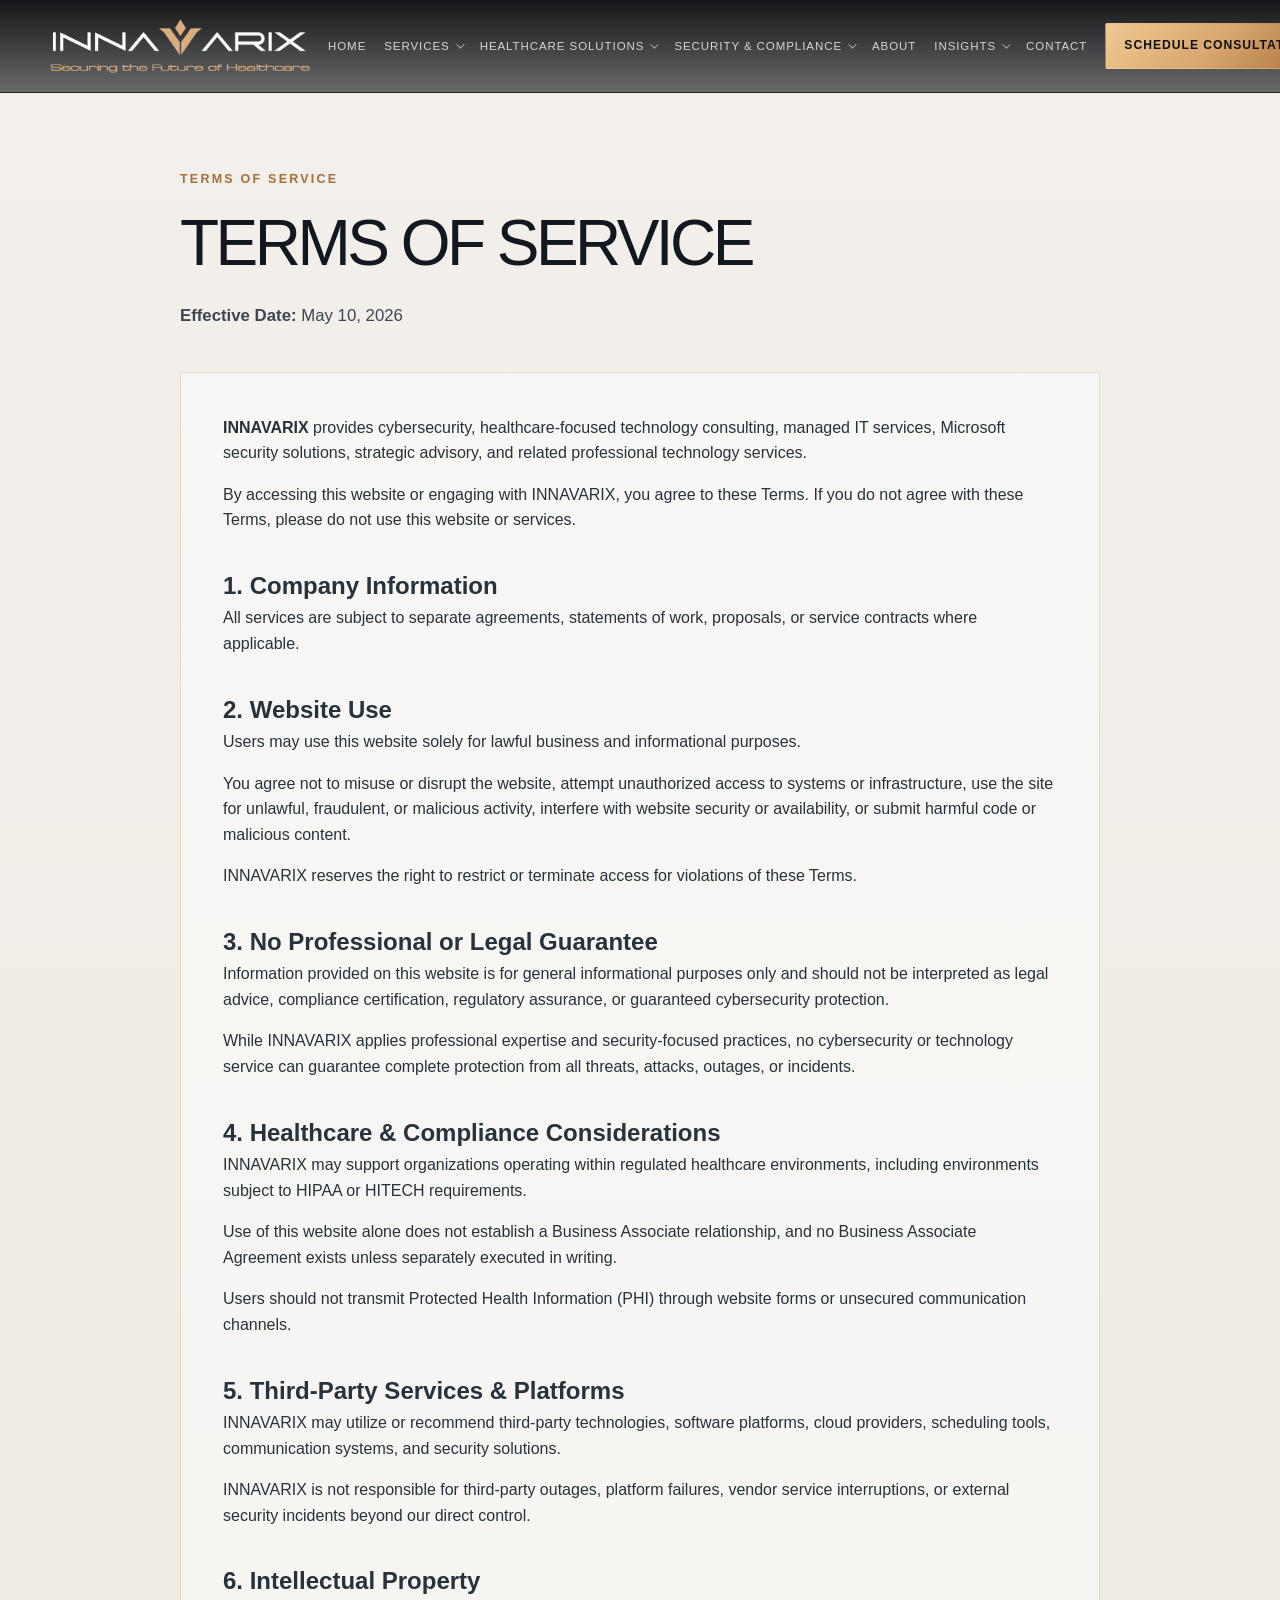
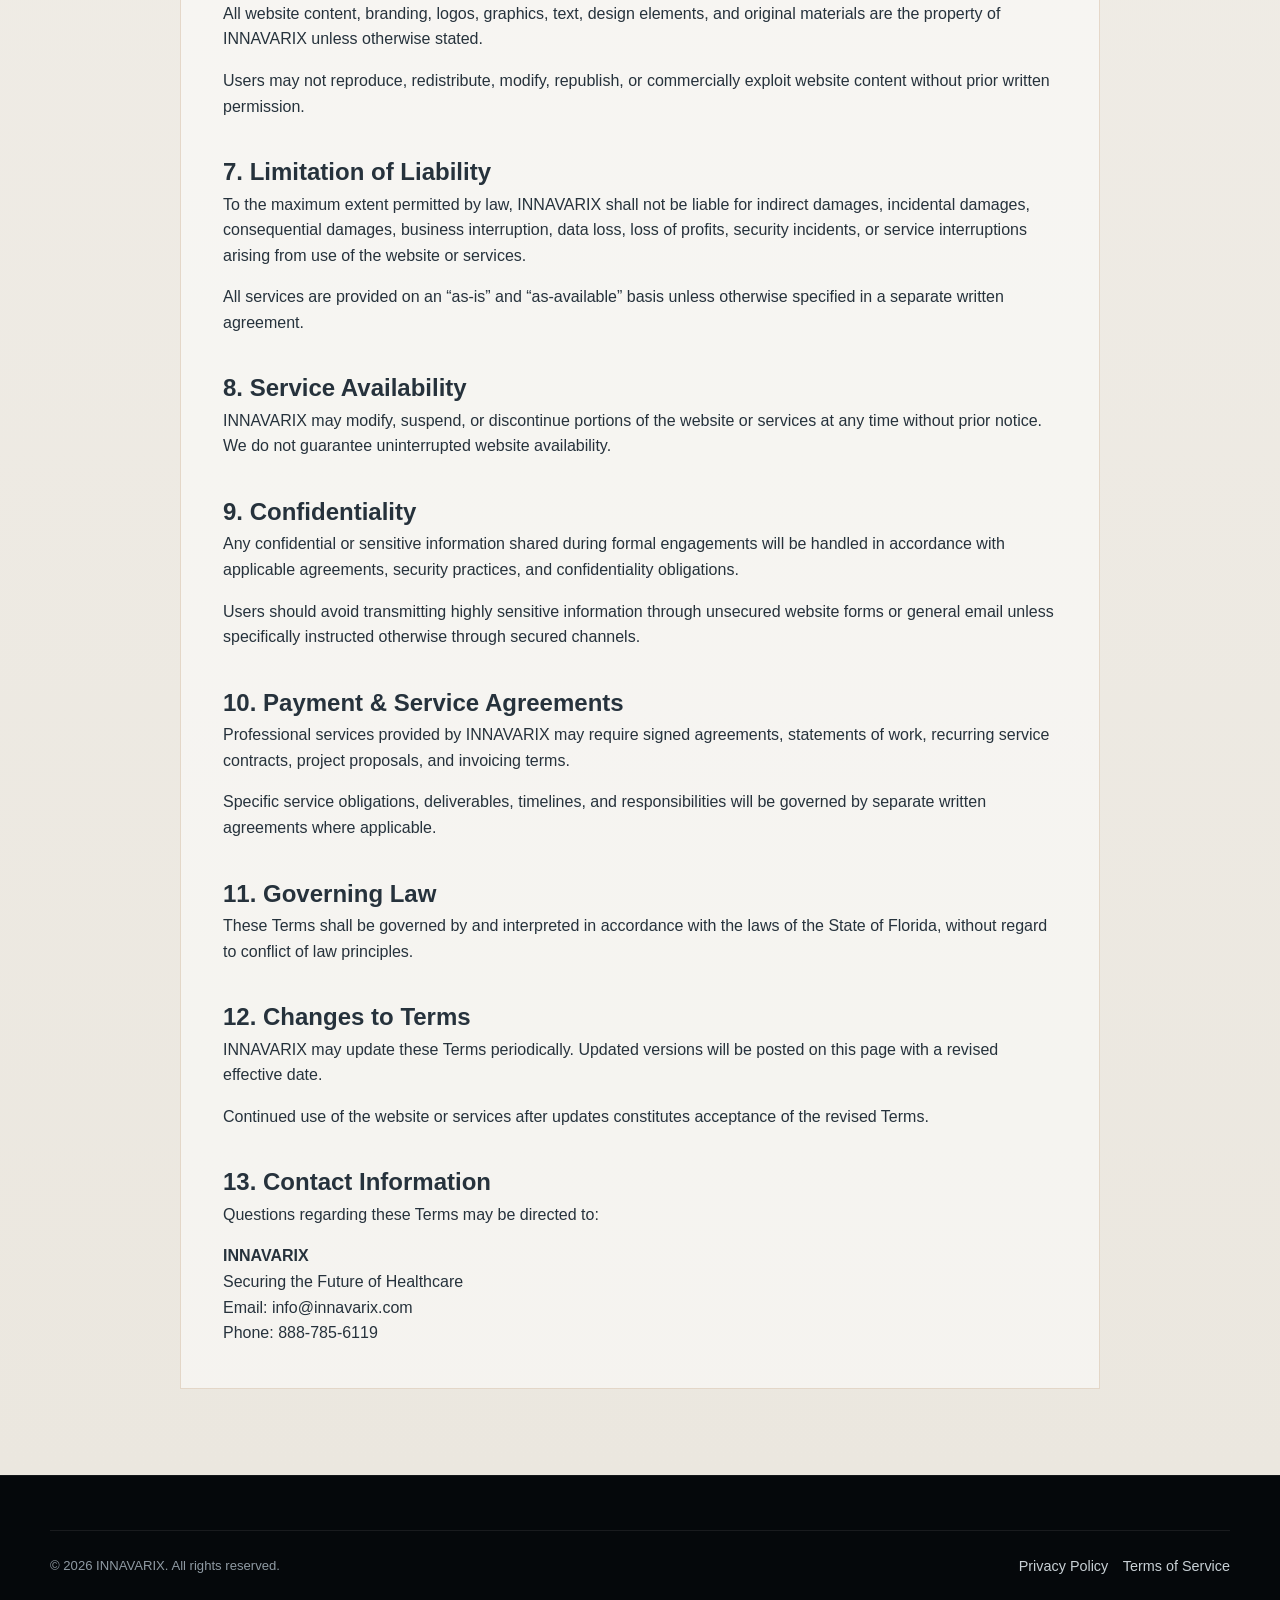
<file: Innavarix/terms.html>
<!DOCTYPE html>
<html lang="en">
<head>
  <meta charset="UTF-8" />
  <meta name="viewport" content="width=device-width, initial-scale=1.0" />
  <title>Terms of Service | INNAVARIX</title>
  <link rel="stylesheet" href="style.css" />
</head>
<body>
  <div class="page">
    <header class="topbar">
      <div class="container nav">
        <a class="brand" href="index.html" aria-label="INNAVARIX home">
          <img src="images/header_logo.png" alt="INNAVARIX" style="width: 100%; max-width: 360px; height: auto; object-fit: contain;" />
        </a>

        <nav class="nav-links" aria-label="Primary navigation">
          <div class="nav-item simple">
            <a class="nav-link no-arrow" href="index.html">Home</a>
          </div>

          <div class="nav-item">
            <a class="nav-link" href="index.html#services">Services</a>
          </div>

          <div class="nav-item">
            <a class="nav-link" href="index.html#services">Healthcare Solutions</a>
          </div>

          <div class="nav-item">
            <a class="nav-link" href="index.html#security">Security & Compliance</a>
          </div>

          <div class="nav-item simple">
            <a class="nav-link no-arrow" href="about.html">About</a>
          </div>

          <div class="nav-item">
            <a class="nav-link" href="index.html#insights">Insights</a>
          </div>

          <div class="nav-item simple">
            <a class="nav-link no-arrow" href="index.html#contact">Contact</a>
          </div>
        </nav>

        <div class="nav-actions">
          <a class="button gold" href="booking.html">Schedule Consultation</a>
        </div>

        <button class="mobile-toggle" id="mobileMenuToggle" aria-label="Open menu" aria-expanded="false" aria-controls="mobileMenu">Menu</button>
      </div>

      <nav class="mobile-menu" id="mobileMenu" aria-label="Mobile navigation">
        <a class="mobile-menu-link" href="index.html">Home</a>

        <div class="mobile-accordion">
          <button class="mobile-accordion-trigger" type="button" aria-expanded="false">Services</button>
          <div class="mobile-submenu">
            <a href="index.html#services">Managed Healthcare IT</a>
            <a href="index.html#services">Cybersecurity Services</a>
            <a href="index.html#services">Microsoft Security Solutions</a>
            <a href="index.html#services">vCISO Services</a>
            <a href="index.html#services">Strategic Advisory</a>
          </div>
        </div>

        <div class="mobile-accordion">
          <button class="mobile-accordion-trigger" type="button" aria-expanded="false">Healthcare Solutions</button>
          <div class="mobile-submenu">
            <a href="index.html#services">Dental Practices</a>
            <a href="index.html#services">Outpatient Clinics</a>
            <a href="index.html#services">Specialty Healthcare</a>
            <a href="index.html#services">Multi-Location Healthcare</a>
            <a href="index.html#services">Secure Modernization</a>
          </div>
        </div>

        <div class="mobile-accordion">
          <button class="mobile-accordion-trigger" type="button" aria-expanded="false">Security & Compliance</button>
          <div class="mobile-submenu">
            <a href="index.html#security">HIPAA Awareness</a>
            <a href="index.html#security">HITECH Considerations</a>
            <a href="index.html#security">Identity Security</a>
            <a href="index.html#security">MFA & Conditional Access</a>
            <a href="index.html#security">Vulnerability Management</a>
            <a href="index.html#security">Business Continuity</a>
          </div>
        </div>

        <a class="mobile-menu-link" href="about.html">About</a>

        <div class="mobile-accordion">
          <button class="mobile-accordion-trigger" type="button" aria-expanded="false">Insights</button>
          <div class="mobile-submenu">
            <a href="index.html#insights">Healthcare Security</a>
            <a href="index.html#insights">Microsoft Security</a>
            <a href="index.html#insights">Compliance Resources</a>
            <a href="index.html#insights">Executive Guidance</a>
          </div>
        </div>

        <a class="mobile-menu-link" href="index.html#contact">Contact</a>
        <a class="button gold mobile-cta" href="booking.html">Schedule Consultation</a>
      </nav>
    </header>

    <main id="top">
      <section class="section light-section" style="padding-top: 170px;">
        <div class="container" style="max-width: 920px;">
          <div class="section-header" style="text-align: left; margin-left: 0;">
            <div class="eyebrow" style="color: var(--gold-dark);">Terms of Service</div>
            <h1 style="color: #111820; font-size: clamp(2.5rem, 5vw, 4.5rem);">Terms of Service</h1>
            <p><strong>Effective Date:</strong> May 10, 2026</p>
          </div>

          <div style="background: rgba(255,255,255,0.52); border: 1px solid rgba(166, 111, 57, 0.22); padding: 42px; color: #26323c;">

            <p><strong>INNAVARIX</strong> provides cybersecurity, healthcare-focused technology consulting, managed IT services, Microsoft security solutions, strategic advisory, and related professional technology services.</p>

            <p style="margin-top: 16px;">By accessing this website or engaging with INNAVARIX, you agree to these Terms. If you do not agree with these Terms, please do not use this website or services.</p>

            <h2 style="margin-top: 34px;">1. Company Information</h2>
            <p>All services are subject to separate agreements, statements of work, proposals, or service contracts where applicable.</p>

            <h2 style="margin-top: 34px;">2. Website Use</h2>
            <p>Users may use this website solely for lawful business and informational purposes.</p>

            <p style="margin-top: 16px;">You agree not to misuse or disrupt the website, attempt unauthorized access to systems or infrastructure, use the site for unlawful, fraudulent, or malicious activity, interfere with website security or availability, or submit harmful code or malicious content.</p>

            <p style="margin-top: 16px;">INNAVARIX reserves the right to restrict or terminate access for violations of these Terms.</p>

            <h2 style="margin-top: 34px;">3. No Professional or Legal Guarantee</h2>
            <p>Information provided on this website is for general informational purposes only and should not be interpreted as legal advice, compliance certification, regulatory assurance, or guaranteed cybersecurity protection.</p>

            <p style="margin-top: 16px;">While INNAVARIX applies professional expertise and security-focused practices, no cybersecurity or technology service can guarantee complete protection from all threats, attacks, outages, or incidents.</p>

            <h2 style="margin-top: 34px;">4. Healthcare & Compliance Considerations</h2>
            <p>INNAVARIX may support organizations operating within regulated healthcare environments, including environments subject to HIPAA or HITECH requirements.</p>

            <p style="margin-top: 16px;">Use of this website alone does not establish a Business Associate relationship, and no Business Associate Agreement exists unless separately executed in writing.</p>

            <p style="margin-top: 16px;">Users should not transmit Protected Health Information (PHI) through website forms or unsecured communication channels.</p>

            <h2 style="margin-top: 34px;">5. Third-Party Services & Platforms</h2>
            <p>INNAVARIX may utilize or recommend third-party technologies, software platforms, cloud providers, scheduling tools, communication systems, and security solutions.</p>

            <p style="margin-top: 16px;">INNAVARIX is not responsible for third-party outages, platform failures, vendor service interruptions, or external security incidents beyond our direct control.</p>

            <h2 style="margin-top: 34px;">6. Intellectual Property</h2>
            <p>All website content, branding, logos, graphics, text, design elements, and original materials are the property of INNAVARIX unless otherwise stated.</p>

            <p style="margin-top: 16px;">Users may not reproduce, redistribute, modify, republish, or commercially exploit website content without prior written permission.</p>

            <h2 style="margin-top: 34px;">7. Limitation of Liability</h2>
            <p>To the maximum extent permitted by law, INNAVARIX shall not be liable for indirect damages, incidental damages, consequential damages, business interruption, data loss, loss of profits, security incidents, or service interruptions arising from use of the website or services.</p>

            <p style="margin-top: 16px;">All services are provided on an “as-is” and “as-available” basis unless otherwise specified in a separate written agreement.</p>

            <h2 style="margin-top: 34px;">8. Service Availability</h2>
            <p>INNAVARIX may modify, suspend, or discontinue portions of the website or services at any time without prior notice. We do not guarantee uninterrupted website availability.</p>

            <h2 style="margin-top: 34px;">9. Confidentiality</h2>
            <p>Any confidential or sensitive information shared during formal engagements will be handled in accordance with applicable agreements, security practices, and confidentiality obligations.</p>

            <p style="margin-top: 16px;">Users should avoid transmitting highly sensitive information through unsecured website forms or general email unless specifically instructed otherwise through secured channels.</p>

            <h2 style="margin-top: 34px;">10. Payment & Service Agreements</h2>
            <p>Professional services provided by INNAVARIX may require signed agreements, statements of work, recurring service contracts, project proposals, and invoicing terms.</p>

            <p style="margin-top: 16px;">Specific service obligations, deliverables, timelines, and responsibilities will be governed by separate written agreements where applicable.</p>

            <h2 style="margin-top: 34px;">11. Governing Law</h2>
            <p>These Terms shall be governed by and interpreted in accordance with the laws of the State of Florida, without regard to conflict of law principles.</p>

            <h2 style="margin-top: 34px;">12. Changes to Terms</h2>
            <p>INNAVARIX may update these Terms periodically. Updated versions will be posted on this page with a revised effective date.</p>

            <p style="margin-top: 16px;">Continued use of the website or services after updates constitutes acceptance of the revised Terms.</p>

            <h2 style="margin-top: 34px;">13. Contact Information</h2>
            <p>Questions regarding these Terms may be directed to:</p>

            <p style="margin-top: 16px;">
              <strong>INNAVARIX</strong><br>
              Securing the Future of Healthcare<br>
              Email: <a href="mailto:info@innavarix.com">info@innavarix.com</a><br>
              Phone: <a href="tel:18887856119">888-785-6119</a>
            </p>

          </div>
        </div>
      </section>
    </main>

    <footer id="contact" class="footer">
      <div class="container">
        <div class="footer-bottom">
          <span>© 2026 INNAVARIX. All rights reserved.</span>
          <span><a href="privacy.html">Privacy Policy</a>&nbsp;&nbsp;&nbsp; <a href="terms.html">Terms of Service</a></span>
        </div>
      </div>
    </footer>

    <script>
      const mobileMenuToggle = document.getElementById('mobileMenuToggle');
      const mobileMenu = document.getElementById('mobileMenu');
      const mobileMenuLinks = mobileMenu.querySelectorAll('a');
      const mobileAccordions = mobileMenu.querySelectorAll('.mobile-accordion');
      const mobileAccordionTriggers = mobileMenu.querySelectorAll('.mobile-accordion-trigger');

      mobileMenuToggle.addEventListener('click', () => {
        const isOpen = mobileMenu.classList.toggle('open');
        mobileMenuToggle.setAttribute('aria-expanded', isOpen ? 'true' : 'false');
        mobileMenuToggle.textContent = isOpen ? 'Close' : 'Menu';
      });

      mobileAccordionTriggers.forEach((trigger) => {
        trigger.addEventListener('click', () => {
          const accordion = trigger.closest('.mobile-accordion');
          const isOpen = accordion.classList.contains('open');

          mobileAccordions.forEach((item) => {
            item.classList.remove('open');
            const button = item.querySelector('.mobile-accordion-trigger');
            if (button) button.setAttribute('aria-expanded', 'false');
          });

          if (!isOpen) {
            accordion.classList.add('open');
            trigger.setAttribute('aria-expanded', 'true');
          }
        });
      });

      mobileMenuLinks.forEach((link) => {
        link.addEventListener('click', () => {
          mobileMenu.classList.remove('open');
          mobileMenuToggle.setAttribute('aria-expanded', 'false');
          mobileMenuToggle.textContent = 'Menu';
        });
      });
    </script>
  </div>
</body>
</html>
</file>
<file: Innavarix/style.css>
/* =========================================================
   INNAVARIX
   Securing the Future of Healthcare
   Global Stylesheet
========================================================= */

:root {
  --black: #05080b;
  --charcoal: #0c1218;
  --graphite: #151d24;
  --slate: #26323c;
  --white: #f7f7f4;
  --muted: #c8d0d5;
  --soft: #8f9aa3;
  --gold: #d9a66f;
  --gold-soft: #f0c993;
  --gold-dark: #a66f39;
  --line: rgba(217, 166, 111, 0.32);
  --glass: rgba(8, 13, 18, 0.72);
}

* {
  box-sizing: border-box;
  margin: 0;
  padding: 0;
}

html {
  scroll-behavior: smooth;
}

body {
  font-family: "Inter", "Segoe UI", Arial, sans-serif;
  background: var(--black);
  color: var(--white);
  line-height: 1.6;
  overflow-x: hidden;
  width: 100%;
}

a {
  color: inherit;
  text-decoration: none;
}

img {
  max-width: 100%;
  display: block;
}

.page {
  overflow-x: hidden;
  width: 100%;
  background:
    radial-gradient(circle at 72% 12%, rgba(217, 166, 111, 0.14), transparent 30%),
    radial-gradient(circle at 12% 18%, rgba(40, 92, 120, 0.16), transparent 34%),
    var(--black);
}

.container {
  width: min(1180px, calc(100% - 48px));
  margin: 0 auto;
}

.topbar {
  position: fixed;
  top: 0;
  left: 0;
  right: 0;
  z-index: 100;
  background: linear-gradient(to bottom, rgba(5, 8, 11, 0.94), rgba(5, 8, 11, 0.58));
  backdrop-filter: blur(14px);
  border-bottom: 1px solid rgba(255, 255, 255, 0.06);
}

.nav {
  min-height: 92px;
  display: flex;
  align-items: center;
  justify-content: space-between;
  gap: 18px;
}

.brand {
  display: flex;
  align-items: center;
  gap: 14px;
  min-width: 260px;
}

.nav-links {
  display: flex;
  align-items: center;
  gap: 18px;
  font-size: 0.72rem;
  letter-spacing: 0.08em;
  text-transform: uppercase;
  color: rgba(247, 247, 244, 0.82);
}

.nav-item {
  position: relative;
  display: flex;
  align-items: center;
  min-height: 92px;
}

.nav-link {
  display: inline-flex;
  align-items: center;
  gap: 6px;
  transition: color 180ms ease;
  white-space: nowrap;
}

.nav-link::after {
  content: "";
  width: 5px;
  height: 5px;
  border-right: 1px solid currentColor;
  border-bottom: 1px solid currentColor;
  transform: rotate(45deg) translateY(-2px);
  opacity: 0.72;
}

.nav-link.no-arrow::after {
  display: none;
}

.nav-link:hover,
.nav-item:hover .nav-link {
  color: var(--gold-soft);
}

.mega-menu {
  position: absolute;
  top: 88px;
  left: 50%;
  transform: translateX(-50%) translateY(12px);
  width: min(980px, calc(100vw - 72px));
  padding: 18px;
  background: rgba(247, 247, 244, 0.96);
  color: #121820;
  border: 1px solid rgba(217, 166, 111, 0.24);
  box-shadow: 0 28px 90px rgba(0, 0, 0, 0.35);
  opacity: 0;
  visibility: hidden;
  pointer-events: none;
  transition: opacity 180ms ease, transform 180ms ease, visibility 180ms ease;
  backdrop-filter: blur(18px);
}

.nav-item:hover .mega-menu,
.nav-item:focus-within .mega-menu {
  opacity: 1;
  visibility: visible;
  pointer-events: auto;
  transform: translateX(-50%) translateY(0);
}

.mega-grid {
  display: grid;
  grid-template-columns: repeat(4, 1fr);
  gap: 8px;
}

.mega-column {
  padding: 16px;
  background: rgba(235, 241, 244, 0.78);
  border: 1px solid rgba(17, 24, 32, 0.06);
}

.mega-column h3 {
  font-size: 0.85rem;
  line-height: 1.25;
  letter-spacing: 0.02em;
  text-transform: none;
  margin-bottom: 10px;
  color: #090d12;
}

.mega-column p {
  font-size: 0.78rem;
  line-height: 1.45;
  color: #3d4650;
  text-transform: none;
  letter-spacing: 0;
  margin-bottom: 14px;
  padding-bottom: 14px;
  border-bottom: 1px solid rgba(217, 166, 111, 0.45);
}

.mega-column a {
  display: block;
  font-size: 0.78rem;
  line-height: 1.35;
  color: #26323c;
  text-transform: none;
  letter-spacing: 0;
  padding: 8px 0;
  border-bottom: 1px solid rgba(17, 24, 32, 0.08);
  transition: color 160ms ease, padding-left 160ms ease;
}

.mega-column a:hover {
  color: var(--gold-dark);
  padding-left: 4px;
}

.nav-item.simple .mega-menu {
  display: none;
}

.nav-actions {
  display: flex;
  align-items: center;
  gap: 16px;
}

.button {
  display: inline-flex;
  align-items: center;
  justify-content: center;
  gap: 10px;
  min-height: 46px;
  padding: 0 18px;
  white-space: nowrap;
  border-radius: 2px;
  border: 1px solid var(--line);
  text-transform: uppercase;
  letter-spacing: 0.08em;
  font-size: 0.76rem;
  font-weight: 700;
  cursor: pointer;
  transition: transform 180ms ease, background 180ms ease, border-color 180ms ease, box-shadow 180ms ease;
}

.button:hover {
  transform: translateY(-1px);
}

.button.gold {
  background: linear-gradient(135deg, var(--gold-soft), var(--gold), var(--gold-dark));
  color: #111;
  border-color: rgba(255, 255, 255, 0.08);
  box-shadow: 0 0 0 rgba(217, 166, 111, 0);
}

.button.gold:hover {
  box-shadow: 0 0 24px rgba(217, 166, 111, 0.22);
}

.button.outline {
  color: var(--white);
  background: rgba(5, 8, 11, 0.34);
}

.button.text {
  border-color: transparent;
  background: transparent;
  padding-left: 4px;
  padding-right: 4px;
}

.hero {
  min-height: 760px;
  padding-top: 92px;
  position: relative;
  display: flex;
  align-items: center;
  background:
    linear-gradient(90deg, rgba(5, 8, 11, 0.78) 0%, rgba(5, 8, 11, 0.52) 42%, rgba(5, 8, 11, 0.12) 100%),
    linear-gradient(180deg, rgba(5, 8, 11, 0.08), rgba(5, 8, 11, 0.55)),
    url('images/hero-healthcare-tech.png') center right / cover no-repeat;
}

.hero::before {
  content: "";
  position: absolute;
  inset: -12%;
  background:
    radial-gradient(circle at 72% 28%, rgba(217, 166, 111, 0.16), transparent 22%),
    radial-gradient(circle at 18% 72%, rgba(70, 125, 150, 0.12), transparent 28%);
  animation: ambientDrift 18s ease-in-out infinite alternate;
  pointer-events: none;
  z-index: 1;
}

.hero::after {
  content: "";
  position: absolute;
  inset: 0;
  background:
    linear-gradient(rgba(255,255,255,0.025) 1px, transparent 1px),
    linear-gradient(90deg, rgba(255,255,255,0.025) 1px, transparent 1px);
  background-size: 46px 46px;
  mask-image: linear-gradient(to bottom, transparent, black 18%, black 78%, transparent);
  animation: gridFloat 28s linear infinite;
  pointer-events: none;
  z-index: 1;
}

@keyframes ambientDrift {
  from {
    transform: translate3d(-1.5%, -1%, 0) scale(1);
    opacity: 0.72;
  }

  to {
    transform: translate3d(1.5%, 1%, 0) scale(1.04);
    opacity: 1;
  }
}

@keyframes gridFloat {
  from {
    background-position: 0 0, 0 0;
  }

  to {
    background-position: 46px 46px, 46px 46px;
  }
}

@keyframes fadeUp {
  from {
    opacity: 0;
    transform: translateY(18px);
  }

  to {
    opacity: 1;
    transform: translateY(0);
  }
}

.hero-inner {
  position: relative;
  z-index: 2;
  width: min(720px, 100%);
  padding: 80px 0;
  animation: fadeUp 800ms ease both;
}

.eyebrow {
  color: var(--gold-soft);
  text-transform: uppercase;
  letter-spacing: 0.18em;
  font-size: 0.78rem;
  font-weight: 700;
  margin-bottom: 22px;
}

h1 {
  font-size: clamp(3.1rem, 7vw, 6.8rem);
  line-height: 0.98;
  letter-spacing: -0.055em;
  text-transform: uppercase;
  font-weight: 300;
  margin-bottom: 28px;
}

h1 span {
  color: var(--gold);
  font-weight: 400;
}

.hero-copy {
  color: rgba(247, 247, 244, 0.84);
  font-size: 1.1rem;
  max-width: 620px;
  margin-bottom: 34px;
}

.hero-actions {
  display: flex;
  align-items: center;
  flex-wrap: wrap;
  gap: 14px;
}

.floating-call {
  position: fixed;
  right: 28px;
  bottom: 28px;
  width: 68px;
  height: 68px;
  border-radius: 50%;
  z-index: 90;
  background: linear-gradient(135deg, var(--gold-soft), var(--gold), var(--gold-dark));
  color: #111;
  display: grid;
  place-items: center;
  font-size: 1.65rem;
  border: 4px solid rgba(5, 8, 11, 0.85);
  box-shadow: 0 14px 40px rgba(0, 0, 0, 0.42), 0 0 0 1px rgba(217, 166, 111, 0.5);
}

.trust-bar {
  background: linear-gradient(90deg, #151b21, #222b33, #151b21);
  border-top: 1px solid rgba(255,255,255,0.06);
  border-bottom: 1px solid rgba(255,255,255,0.08);
  padding: 30px 0;
}

.trust-grid {
  display: grid;
  grid-template-columns: repeat(5, 1fr);
  gap: 22px;
}

.trust-item {
  display: flex;
  align-items: center;
  gap: 14px;
}

.trust-icon {
  width: 42px;
  height: 42px;
  color: var(--gold);
  flex: 0 0 auto;
}

.trust-item strong {
  display: block;
  font-size: 0.82rem;
  text-transform: uppercase;
  letter-spacing: 0.08em;
  line-height: 1.25;
}

.trust-item span {
  display: block;
  color: var(--muted);
  font-size: 0.74rem;
  line-height: 1.3;
  margin-top: 2px;
}

.section {
  padding: 86px 0;
}

.light-section {
  background: linear-gradient(180deg, #f3f0eb, #ebe7df);
  color: #111820;
}

.section-header {
  text-align: center;
  max-width: 780px;
  margin: 0 auto 42px;
}

.section-header h2 {
  font-size: clamp(2rem, 4vw, 3rem);
  font-weight: 400;
  line-height: 1.1;
  text-transform: uppercase;
  letter-spacing: -0.025em;
  margin-bottom: 18px;
}

.section-header p {
  color: #3d4650;
  font-size: 1.05rem;
}

.services-grid {
  display: grid;
  grid-template-columns: repeat(5, 1fr);
  gap: 20px;
}

.service-card {
  min-height: 260px;
  padding: 30px 22px;
  border: 1px solid rgba(166, 111, 57, 0.25);
  background: rgba(255,255,255,0.28);
  text-align: center;
  display: flex;
  flex-direction: column;
  align-items: center;
  justify-content: flex-start;
  transition: transform 180ms ease, box-shadow 180ms ease, border-color 180ms ease, background 180ms ease;
  animation: fadeUp 700ms ease both;
}

.service-card:hover {
  transform: translateY(-4px);
  border-color: rgba(166, 111, 57, 0.56);
  box-shadow: 0 20px 50px rgba(13, 18, 24, 0.12);
}

.service-card svg {
  width: 52px;
  height: 52px;
  color: var(--gold-dark);
  margin-bottom: 22px;
}

.service-card h3 {
  font-size: 0.88rem;
  line-height: 1.25;
  text-transform: uppercase;
  letter-spacing: 0.065em;
  margin-bottom: 16px;
}

.service-card p {
  color: #3f4851;
  font-size: 0.92rem;
  line-height: 1.55;
}

.experience {
  position: relative;
  background:
    linear-gradient(90deg, rgba(5, 8, 11, 0.96), rgba(5, 8, 11, 0.78) 42%, rgba(5, 8, 11, 0.34)),
    url('https://images.unsplash.com/photo-1576091160550-2173dba999ef?auto=format&fit=crop&w=2200&q=80') center right / cover no-repeat;
  min-height: 520px;
  display: flex;
  align-items: center;
}

.experience-content {
  max-width: 620px;
}

.experience h2 {
  font-size: clamp(2rem, 4vw, 3.3rem);
  line-height: 1.12;
  font-weight: 350;
  text-transform: uppercase;
  letter-spacing: -0.035em;
  margin-bottom: 22px;
}

.gold-line {
  width: 58px;
  height: 2px;
  background: var(--gold);
  margin-bottom: 24px;
}

.experience p {
  color: rgba(247, 247, 244, 0.82);
  margin-bottom: 24px;
  max-width: 540px;
}

.check-list {
  list-style: none;
  display: grid;
  gap: 10px;
  color: rgba(247, 247, 244, 0.86);
}

.check-list li::before {
  content: "✓";
  color: var(--gold-soft);
  margin-right: 12px;
  font-weight: 700;
}

.quote-card {
  position: absolute;
  right: min(7vw, 90px);
  top: 50%;
  transform: translateY(-50%);
  width: 330px;
  padding: 34px;
  background: rgba(12, 18, 24, 0.82);
  border: 1px solid var(--line);
  box-shadow: 0 24px 80px rgba(0,0,0,0.35);
  backdrop-filter: blur(12px);
}

.quote-card strong {
  display: block;
  font-size: 1.02rem;
  line-height: 1.5;
  text-transform: uppercase;
  letter-spacing: 0.04em;
  max-width: 100%;
  text-align: left;
}

.cta-band {
  background: linear-gradient(135deg, #151d24, #222b33, #111820);
  border-top: 1px solid rgba(255,255,255,0.06);
  border-bottom: 1px solid rgba(255,255,255,0.06);
  padding: 54px 0;
  text-align: center;
}

.cta-band h2 {
  font-size: clamp(1.7rem, 3vw, 2.5rem);
  font-weight: 350;
  text-transform: uppercase;
  letter-spacing: -0.02em;
  margin-bottom: 10px;
}

.cta-band p {
  color: var(--muted);
  margin-bottom: 26px;
}

.cta-actions {
  display: flex;
  justify-content: center;
  gap: 14px;
  flex-wrap: wrap;
}

.footer {
  background: #05080b;
  padding: 54px 0 24px;
  border-top: 1px solid rgba(255,255,255,0.06);
}

.footer-grid {
  display: grid;
  grid-template-columns: 1.5fr 1fr 1fr 1fr;
  gap: 46px;
  margin-bottom: 42px;
}

.footer h4 {
  color: var(--white);
  font-size: 0.8rem;
  text-transform: uppercase;
  letter-spacing: 0.1em;
  margin-bottom: 18px;
}

.footer p,
.footer a,
.footer li {
  color: var(--muted);
  font-size: 0.9rem;
}

.footer ul {
  list-style: none;
  display: grid;
  gap: 8px;
}

.footer-bottom {
  display: flex;
  justify-content: space-between;
  gap: 20px;
  padding-top: 24px;
  border-top: 1px solid rgba(255,255,255,0.08);
  color: var(--soft);
  font-size: 0.82rem;
}

.mobile-toggle {
  display: none;
  color: var(--white);
  border: 1px solid rgba(255,255,255,0.16);
  background: rgba(255,255,255,0.04);
  padding: 10px 12px;
  cursor: pointer;
  text-transform: uppercase;
  letter-spacing: 0.08em;
  font-size: 0.72rem;
  z-index: 120;
}

.mobile-menu {
  display: none;
  position: fixed;
  top: 92px;
  left: 0;
  right: 0;
  z-index: 99;
  background: rgba(5, 8, 11, 0.97);
  border-top: 1px solid rgba(255, 255, 255, 0.06);
  border-bottom: 1px solid rgba(217, 166, 111, 0.22);
  backdrop-filter: blur(16px);
  padding: 18px 24px 24px;
  transform: translateY(-12px);
  opacity: 0;
  pointer-events: none;
  transition: opacity 180ms ease, transform 180ms ease;
}

.mobile-menu.open {
  opacity: 1;
  transform: translateY(0);
  pointer-events: auto;
}

.mobile-menu a {
  display: block;
  color: rgba(247, 247, 244, 0.88);
  text-decoration: none;
}

.mobile-menu a:hover {
  color: var(--gold-soft);
}

.mobile-menu-link,
.mobile-accordion-trigger {
  width: 100%;
  display: flex;
  align-items: center;
  justify-content: space-between;
  gap: 14px;
  padding: 14px 0;
  color: rgba(247, 247, 244, 0.9);
  background: transparent;
  border: none;
  border-bottom: 1px solid rgba(255, 255, 255, 0.08);
  text-align: left;
  text-transform: uppercase;
  letter-spacing: 0.08em;
  font-size: 0.82rem;
  font-family: inherit;
  cursor: pointer;
}

.mobile-accordion-trigger::after {
  content: "+";
  color: var(--gold-soft);
  font-size: 1.05rem;
  line-height: 1;
  transition: transform 180ms ease;
}

.mobile-accordion.open .mobile-accordion-trigger::after {
  content: "−";
}

.mobile-submenu {
  max-height: 0;
  overflow: hidden;
  opacity: 0;
  transition: max-height 220ms ease, opacity 180ms ease;
  border-bottom: 1px solid rgba(217, 166, 111, 0.16);
}

.mobile-accordion.open .mobile-submenu {
  max-height: 520px;
  opacity: 1;
}

.mobile-submenu a {
  padding: 10px 0 10px 16px;
  color: rgba(200, 208, 213, 0.92);
  font-size: 0.82rem;
  border-bottom: 1px solid rgba(255, 255, 255, 0.045);
}

.mobile-submenu a:last-child {
  border-bottom: none;
}

.mobile-menu .mobile-cta {
  margin-top: 18px;
  text-align: center;
  color: #111;
  border-bottom: none;
}

@media (max-width: 1100px) {
  .nav-links,
  .nav-actions {
    display: none;
  }

  .mobile-menu {
    display: block;
  }

  .mega-menu {
    display: none;
  }

  .mobile-toggle {
    display: inline-flex;
  }

  .trust-grid,
  .services-grid {
    grid-template-columns: repeat(2, 1fr);
  }

  .quote-card {
    display: none;
  }
}

@media (max-width: 720px) {
  .container {
    width: min(100% - 32px, 1180px);
  }

  .hero {
    min-height: 700px;
  }

  .trust-grid,
  .services-grid,
  .footer-grid {
    grid-template-columns: 1fr;
  }

  .hero-actions,
  .cta-actions {
    align-items: stretch;
    flex-direction: column;
  }

  .button {
    width: 100%;
  }

  .footer-bottom {
    flex-direction: column;
  }
}
</file>
